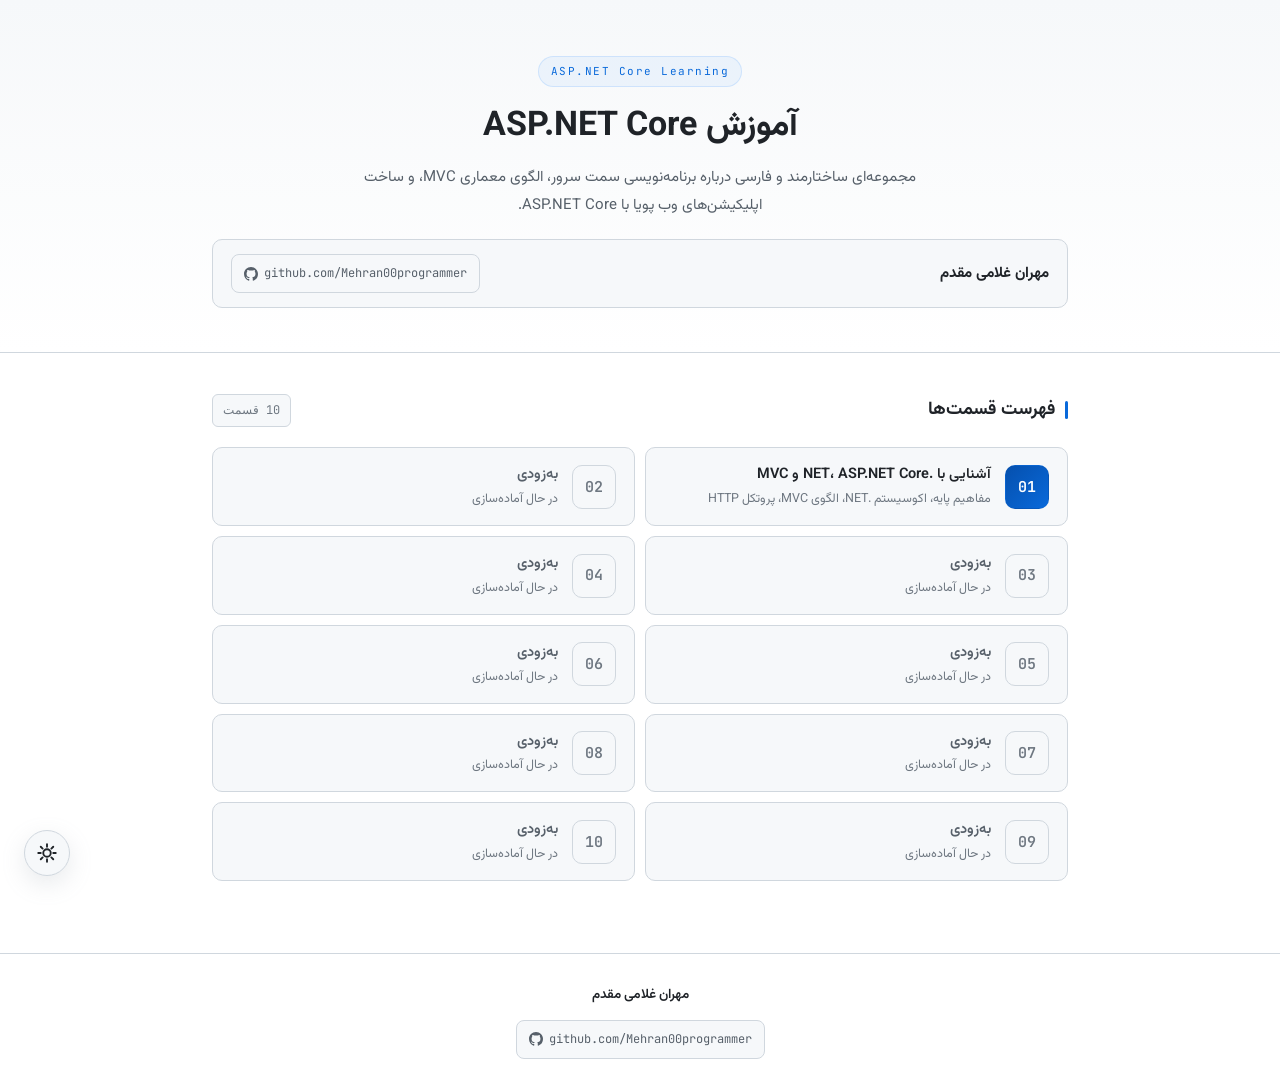
<file: index.html>
<!DOCTYPE html>
<html lang="fa" dir="rtl">
<head>
<meta charset="UTF-8">
<meta name="viewport" content="width=device-width, initial-scale=1.0, viewport-fit=cover">
<meta name="theme-color" content="#0d1117">
<meta name="description" content="آموزش ASP.NET Core — مجموعه آموزشی ۱۰ قسمتی درباره ASP.NET Core، MVC و برنامه‌نویسی سمت سرور. نوشته مهران غلامی مقدم.">
<meta name="author" content="مهران غلامی مقدم">
<meta name="keywords" content="ASP.NET Core, MVC, C#, برنامه‌نویسی وب, آموزش ASP.NET">
<meta property="og:title" content="آموزش ASP.NET Core">
<meta property="og:description" content="مجموعه آموزشی ۱۰ قسمتی درباره ASP.NET Core، MVC و برنامه‌نویسی سمت سرور">
<meta property="og:type" content="website">
<meta property="og:locale" content="fa_IR">
<meta property="og:url" content="https://mehran00programmer.github.io/ASP.NET-Core-Learning/">
<title>آموزش ASP.NET Core — فهرست مطالب</title>
<link rel="icon" href="mehran-favicon.ico" sizes="any">
<link rel="canonical" href="https://mehran00programmer.github.io/ASP.NET-Core-Learning/">
<link rel="stylesheet" href="assets/style.css">
</head>
<body>

<header class="hero">
  <div class="page">
    <div class="hero-badge">ASP.NET Core Learning</div>
    <h1 class="hero-title">آموزش ASP.NET Core</h1>
    <p class="hero-desc">
      مجموعه‌ای ساختارمند و فارسی درباره برنامه‌نویسی سمت سرور، الگوی معماری MVC،
      و ساخت اپلیکیشن‌های وب پویا با ASP.NET Core.
    </p>

    <div class="author-card">
      <div class="author-name">مهران غلامی مقدم</div>
      <a class="author-link" href="https://github.com/Mehran00programmer" target="_blank" rel="noopener noreferrer" aria-label="گیت‌هاب مهران غلامی مقدم">
        <svg viewBox="0 0 16 16" fill="currentColor" aria-hidden="true">
          <path d="M8 0C3.58 0 0 3.58 0 8c0 3.54 2.29 6.53 5.47 7.59.4.07.55-.17.55-.38 0-.19-.01-.82-.01-1.49-2.01.37-2.53-.49-2.69-.94-.09-.23-.48-.94-.82-1.13-.28-.15-.68-.52-.01-.53.63-.01 1.08.58 1.23.82.72 1.21 1.87.87 2.33.66.07-.52.28-.87.51-1.07-1.78-.2-3.64-.89-3.64-3.95 0-.87.31-1.59.82-2.15-.08-.2-.36-1.02.08-2.12 0 0 .67-.21 2.2.82.64-.18 1.32-.27 2-.27.68 0 1.36.09 2 .27 1.53-1.04 2.2-.82 2.2-.82.44 1.1.16 1.92.08 2.12.51.56.82 1.27.82 2.15 0 3.07-1.87 3.75-3.65 3.95.29.25.54.73.54 1.48 0 1.07-.01 1.93-.01 2.2 0 .21.15.46.55.38A8.012 8.012 0 0 0 16 8c0-4.42-3.58-8-8-8z"/>
        </svg>
        github.com/Mehran00programmer
      </a>
    </div>
  </div>
</header>

<div class="page">

  <section class="parts-list">
    <div class="parts-list-header">
      <h2 class="parts-list-title">فهرست قسمت‌ها</h2>
      <span class="parts-list-count">10 قسمت</span>
    </div>

    <div class="parts-grid">

      <a class="part-card ready fade-in" href="part-01.html">
        <div class="part-card-num">01</div>
        <div class="part-card-body">
          <div class="part-card-title">آشنایی با .NET، ASP.NET Core و MVC</div>
          <div class="part-card-desc">مفاهیم پایه، اکوسیستم .NET، الگوی MVC، پروتکل HTTP</div>
        </div>
      </a>

      <div class="part-card locked fade-in">
        <div class="part-card-num">02</div>
        <div class="part-card-body">
          <div class="part-card-title">به‌زودی</div>
          <div class="part-card-desc">در حال آماده‌سازی</div>
        </div>
      </div>

      <div class="part-card locked fade-in">
        <div class="part-card-num">03</div>
        <div class="part-card-body">
          <div class="part-card-title">به‌زودی</div>
          <div class="part-card-desc">در حال آماده‌سازی</div>
        </div>
      </div>

      <div class="part-card locked fade-in">
        <div class="part-card-num">04</div>
        <div class="part-card-body">
          <div class="part-card-title">به‌زودی</div>
          <div class="part-card-desc">در حال آماده‌سازی</div>
        </div>
      </div>

      <div class="part-card locked fade-in">
        <div class="part-card-num">05</div>
        <div class="part-card-body">
          <div class="part-card-title">به‌زودی</div>
          <div class="part-card-desc">در حال آماده‌سازی</div>
        </div>
      </div>

      <div class="part-card locked fade-in">
        <div class="part-card-num">06</div>
        <div class="part-card-body">
          <div class="part-card-title">به‌زودی</div>
          <div class="part-card-desc">در حال آماده‌سازی</div>
        </div>
      </div>

      <div class="part-card locked fade-in">
        <div class="part-card-num">07</div>
        <div class="part-card-body">
          <div class="part-card-title">به‌زودی</div>
          <div class="part-card-desc">در حال آماده‌سازی</div>
        </div>
      </div>

      <div class="part-card locked fade-in">
        <div class="part-card-num">08</div>
        <div class="part-card-body">
          <div class="part-card-title">به‌زودی</div>
          <div class="part-card-desc">در حال آماده‌سازی</div>
        </div>
      </div>

      <div class="part-card locked fade-in">
        <div class="part-card-num">09</div>
        <div class="part-card-body">
          <div class="part-card-title">به‌زودی</div>
          <div class="part-card-desc">در حال آماده‌سازی</div>
        </div>
      </div>

      <div class="part-card locked fade-in">
        <div class="part-card-num">10</div>
        <div class="part-card-body">
          <div class="part-card-title">به‌زودی</div>
          <div class="part-card-desc">در حال آماده‌سازی</div>
        </div>
      </div>

    </div>
  </section>
</div>

<footer class="doc-footer">
  <div class="footer-name">مهران غلامی مقدم</div>
  <a class="author-link" href="https://github.com/Mehran00programmer" target="_blank" rel="noopener noreferrer" aria-label="گیت‌هاب مهران غلامی مقدم">
    <svg viewBox="0 0 16 16" fill="currentColor" aria-hidden="true">
      <path d="M8 0C3.58 0 0 3.58 0 8c0 3.54 2.29 6.53 5.47 7.59.4.07.55-.17.55-.38 0-.19-.01-.82-.01-1.49-2.01.37-2.53-.49-2.69-.94-.09-.23-.48-.94-.82-1.13-.28-.15-.68-.52-.01-.53.63-.01 1.08.58 1.23.82.72 1.21 1.87.87 2.33.66.07-.52.28-.87.51-1.07-1.78-.2-3.64-.89-3.64-3.95 0-.87.31-1.59.82-2.15-.08-.2-.36-1.02.08-2.12 0 0 .67-.21 2.2.82.64-.18 1.32-.27 2-.27.68 0 1.36.09 2 .27 1.53-1.04 2.2-.82 2.2-.82.44 1.1.16 1.92.08 2.12.51.56.82 1.27.82 2.15 0 3.07-1.87 3.75-3.65 3.95.29.25.54.73.54 1.48 0 1.07-.01 1.93-.01 2.2 0 .21.15.46.55.38A8.012 8.012 0 0 0 16 8c0-4.42-3.58-8-8-8z"/>
    </svg>
    github.com/Mehran00programmer
  </a>
</footer>

<button class="back-to-top" type="button" aria-label="بازگشت به بالا">
  <svg viewBox="0 0 16 16" fill="none" stroke="currentColor" stroke-width="2" stroke-linecap="round" stroke-linejoin="round">
    <path d="M8 13V3"/>
    <polyline points="3 8 8 3 13 8"/>
  </svg>
</button>

<button class="theme-toggle" type="button" aria-label="تغییر تم">
  <svg class="icon-moon" viewBox="0 0 16 16" fill="none" stroke="currentColor" stroke-width="1.5" stroke-linecap="round" stroke-linejoin="round">
    <path d="M14 9.5A6 6 0 0 1 6.5 2 6 6 0 1 0 14 9.5z"/>
  </svg>
  <svg class="icon-sun" viewBox="0 0 16 16" fill="none" stroke="currentColor" stroke-width="1.5" stroke-linecap="round" stroke-linejoin="round">
    <circle cx="8" cy="8" r="3"/>
    <path d="M8 1v2M8 13v2M1 8h2M13 8h2M3 3l1.5 1.5M11.5 11.5L13 13M13 3l-1.5 1.5M4.5 11.5L3 13"/>
  </svg>
</button>

<script src="assets/app.js"></script>

</body>
</html>
</file>
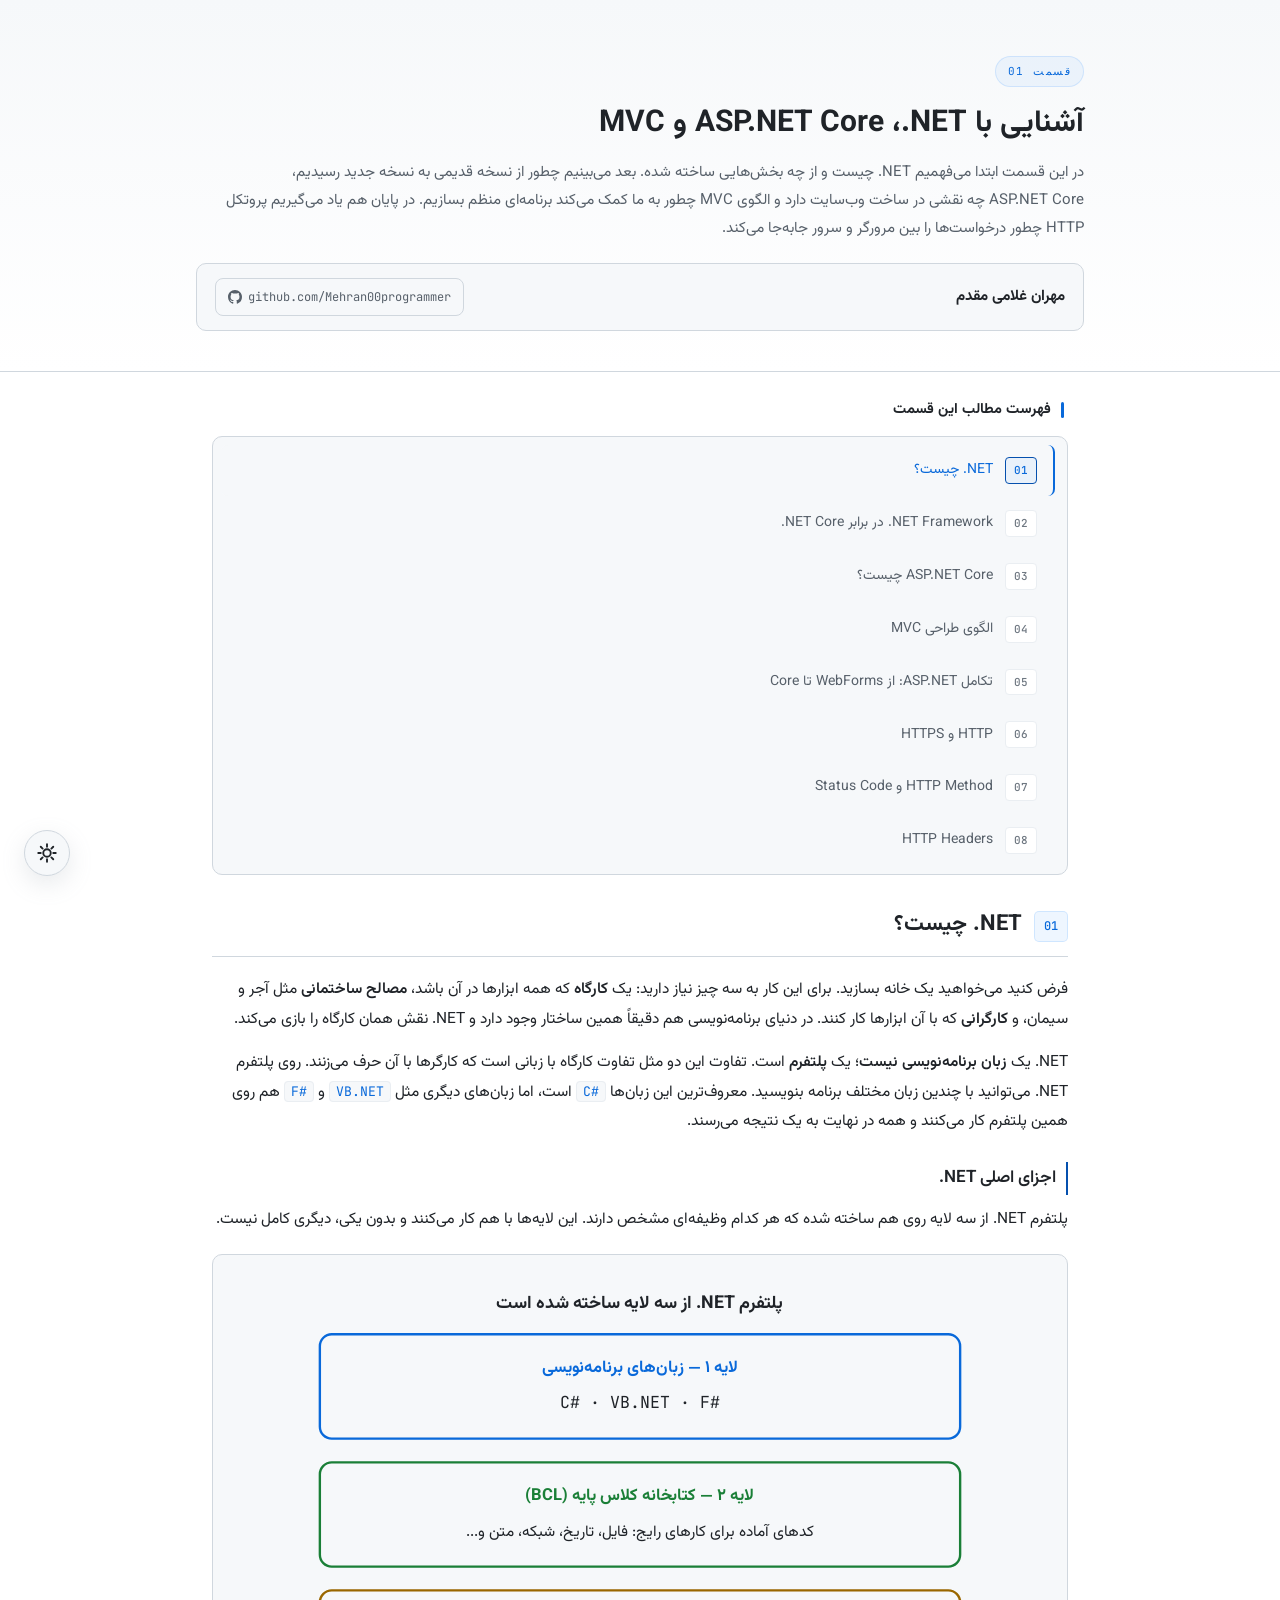
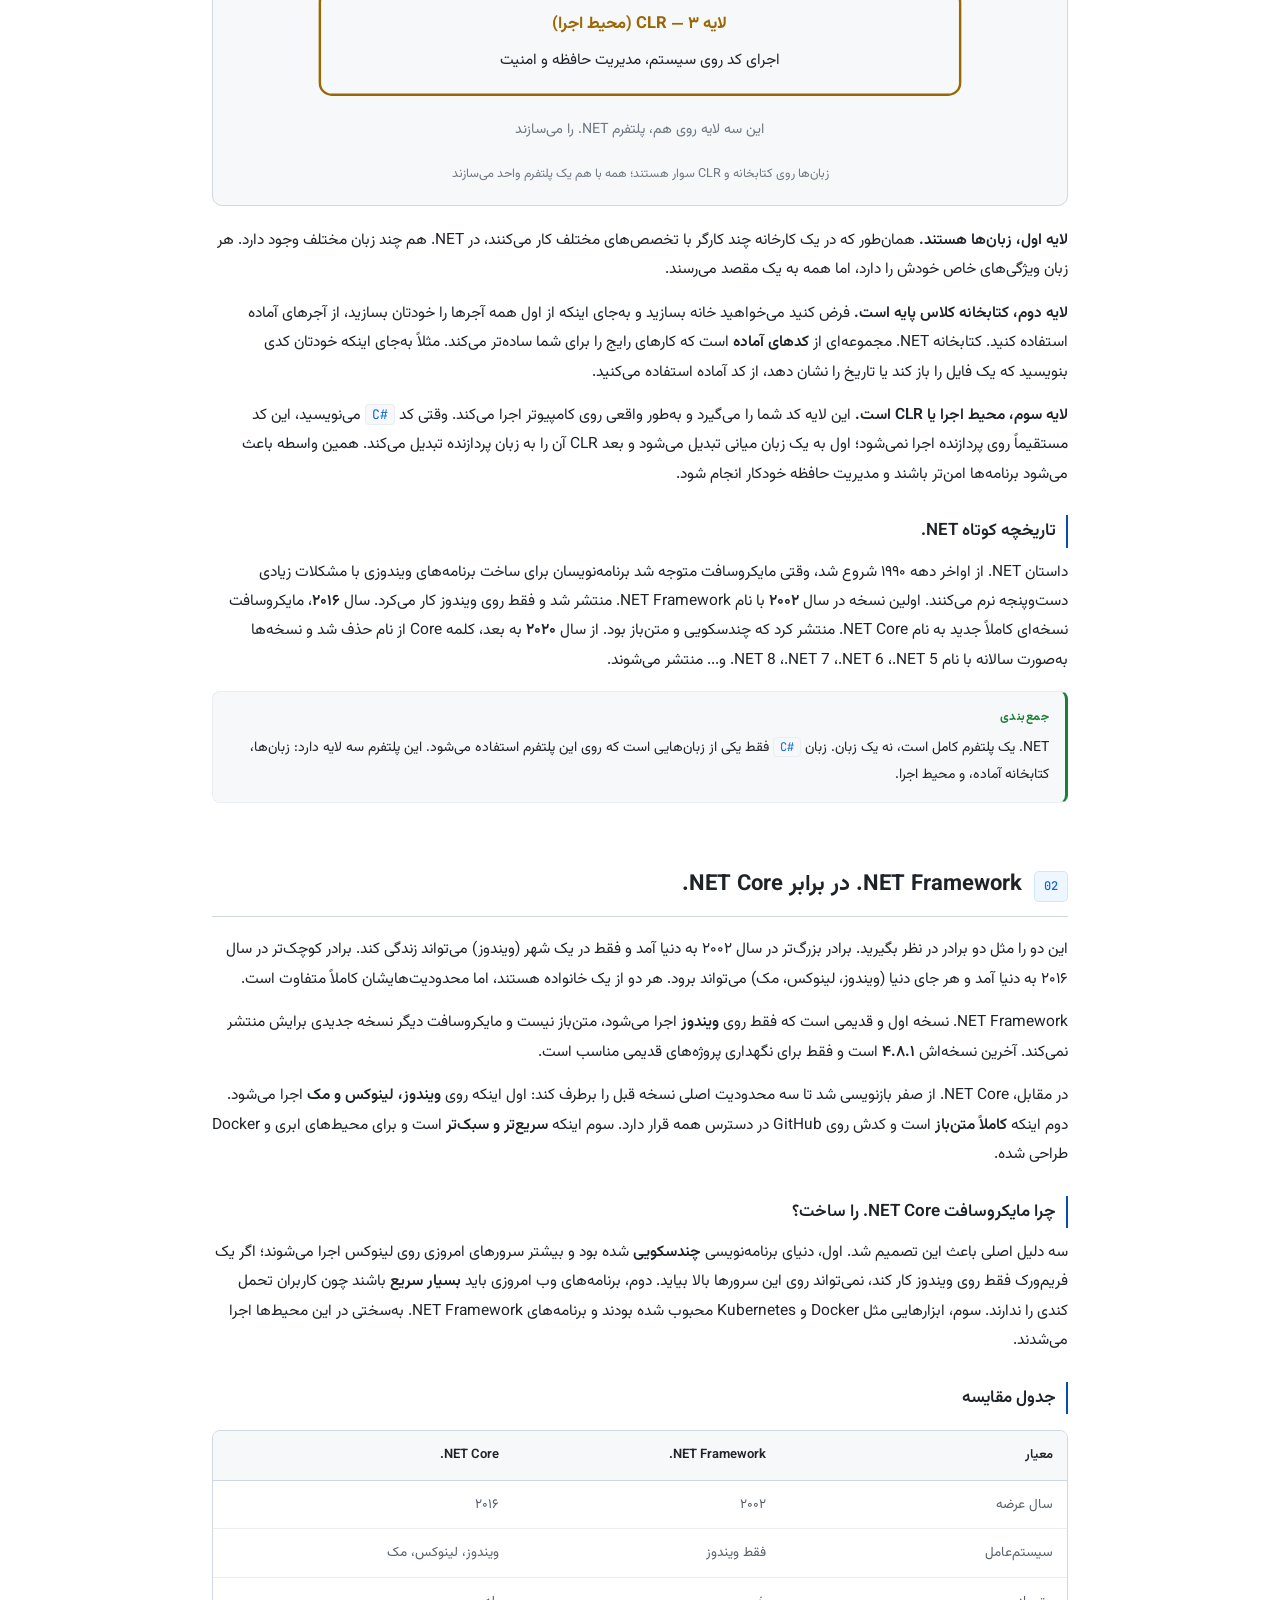
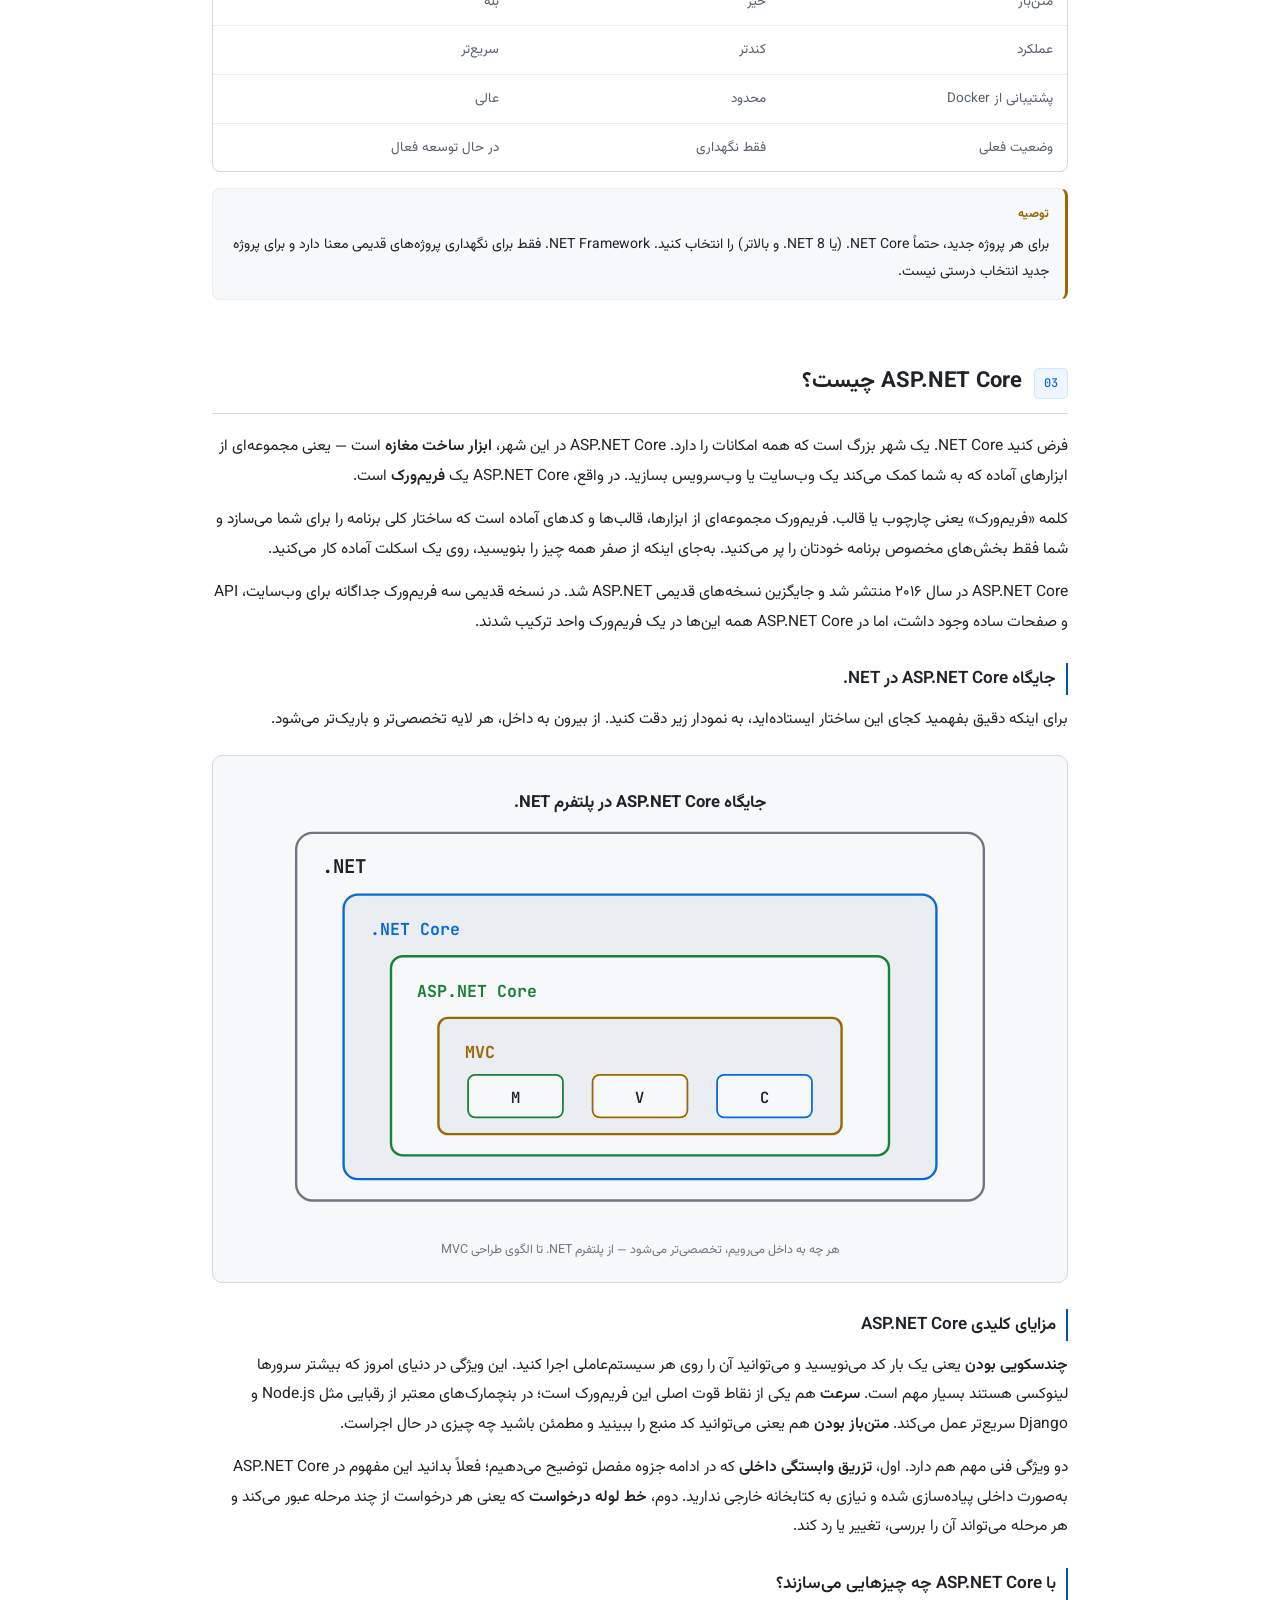
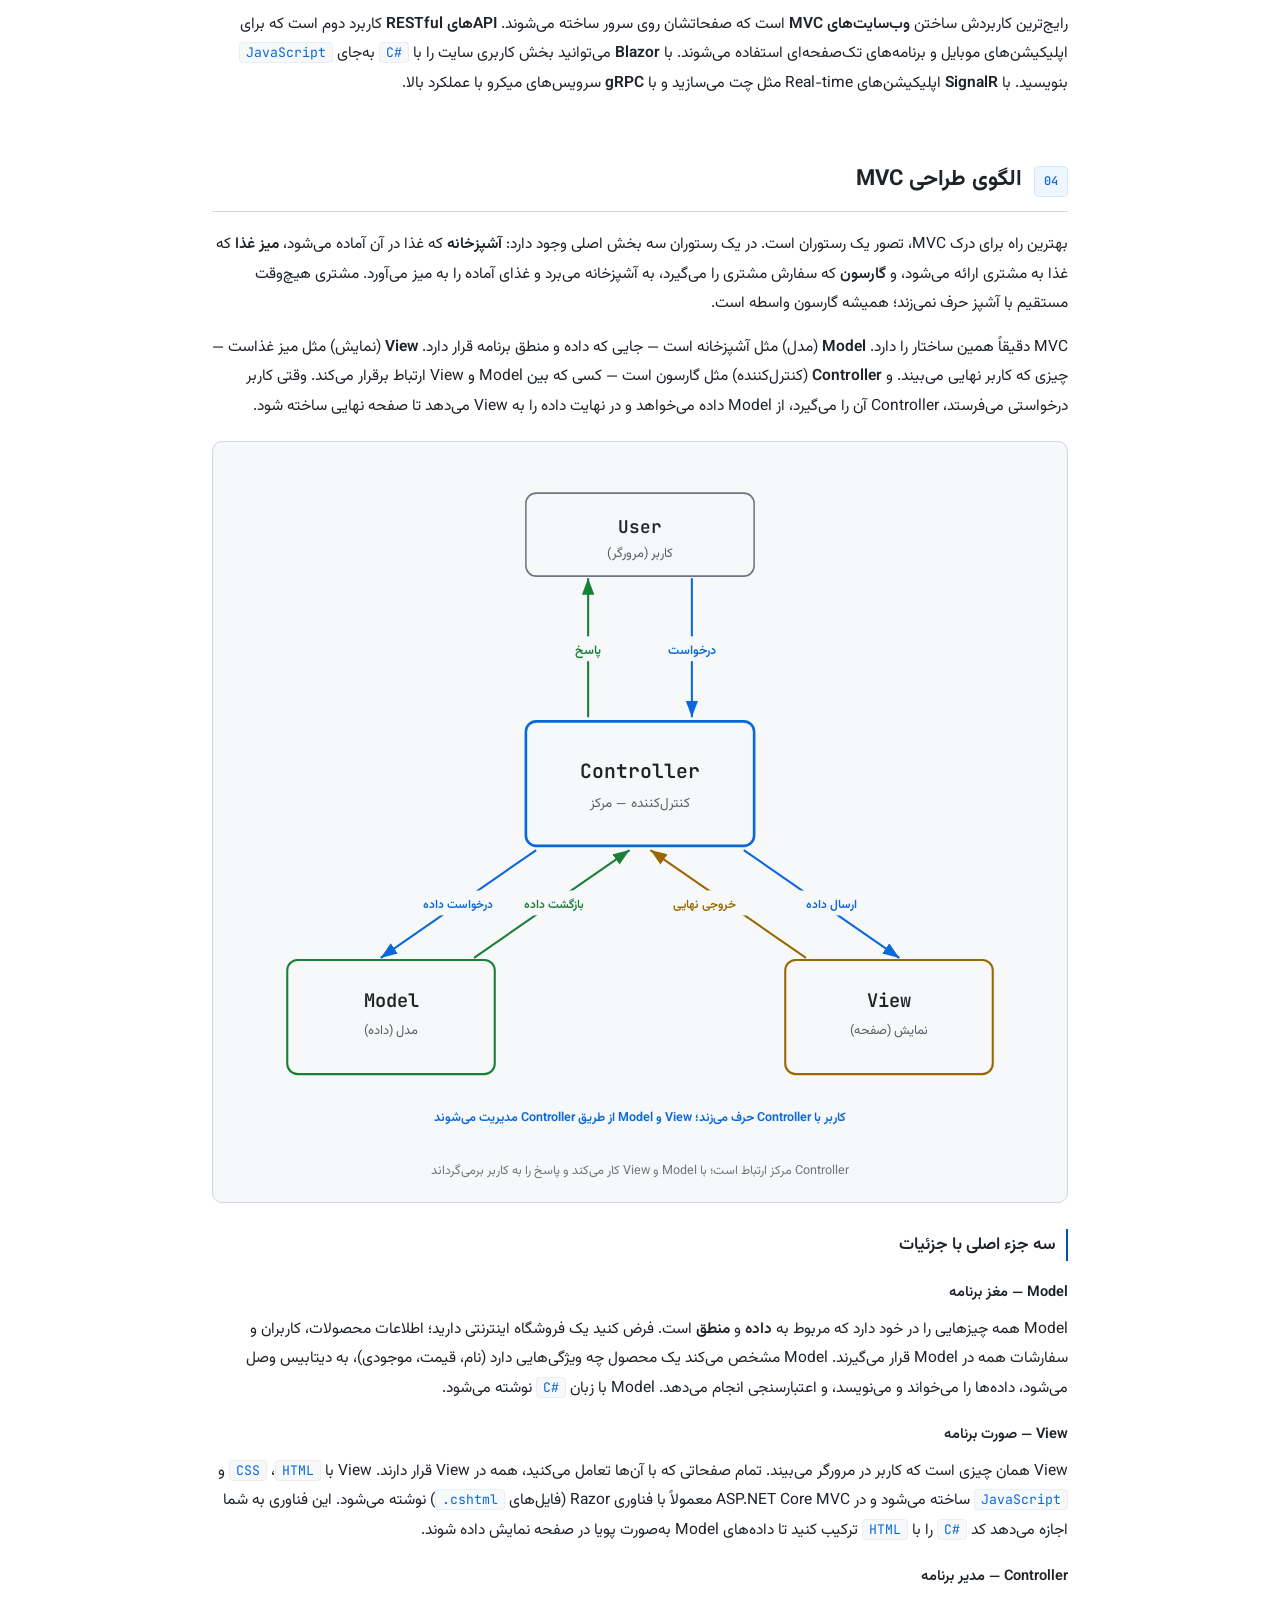
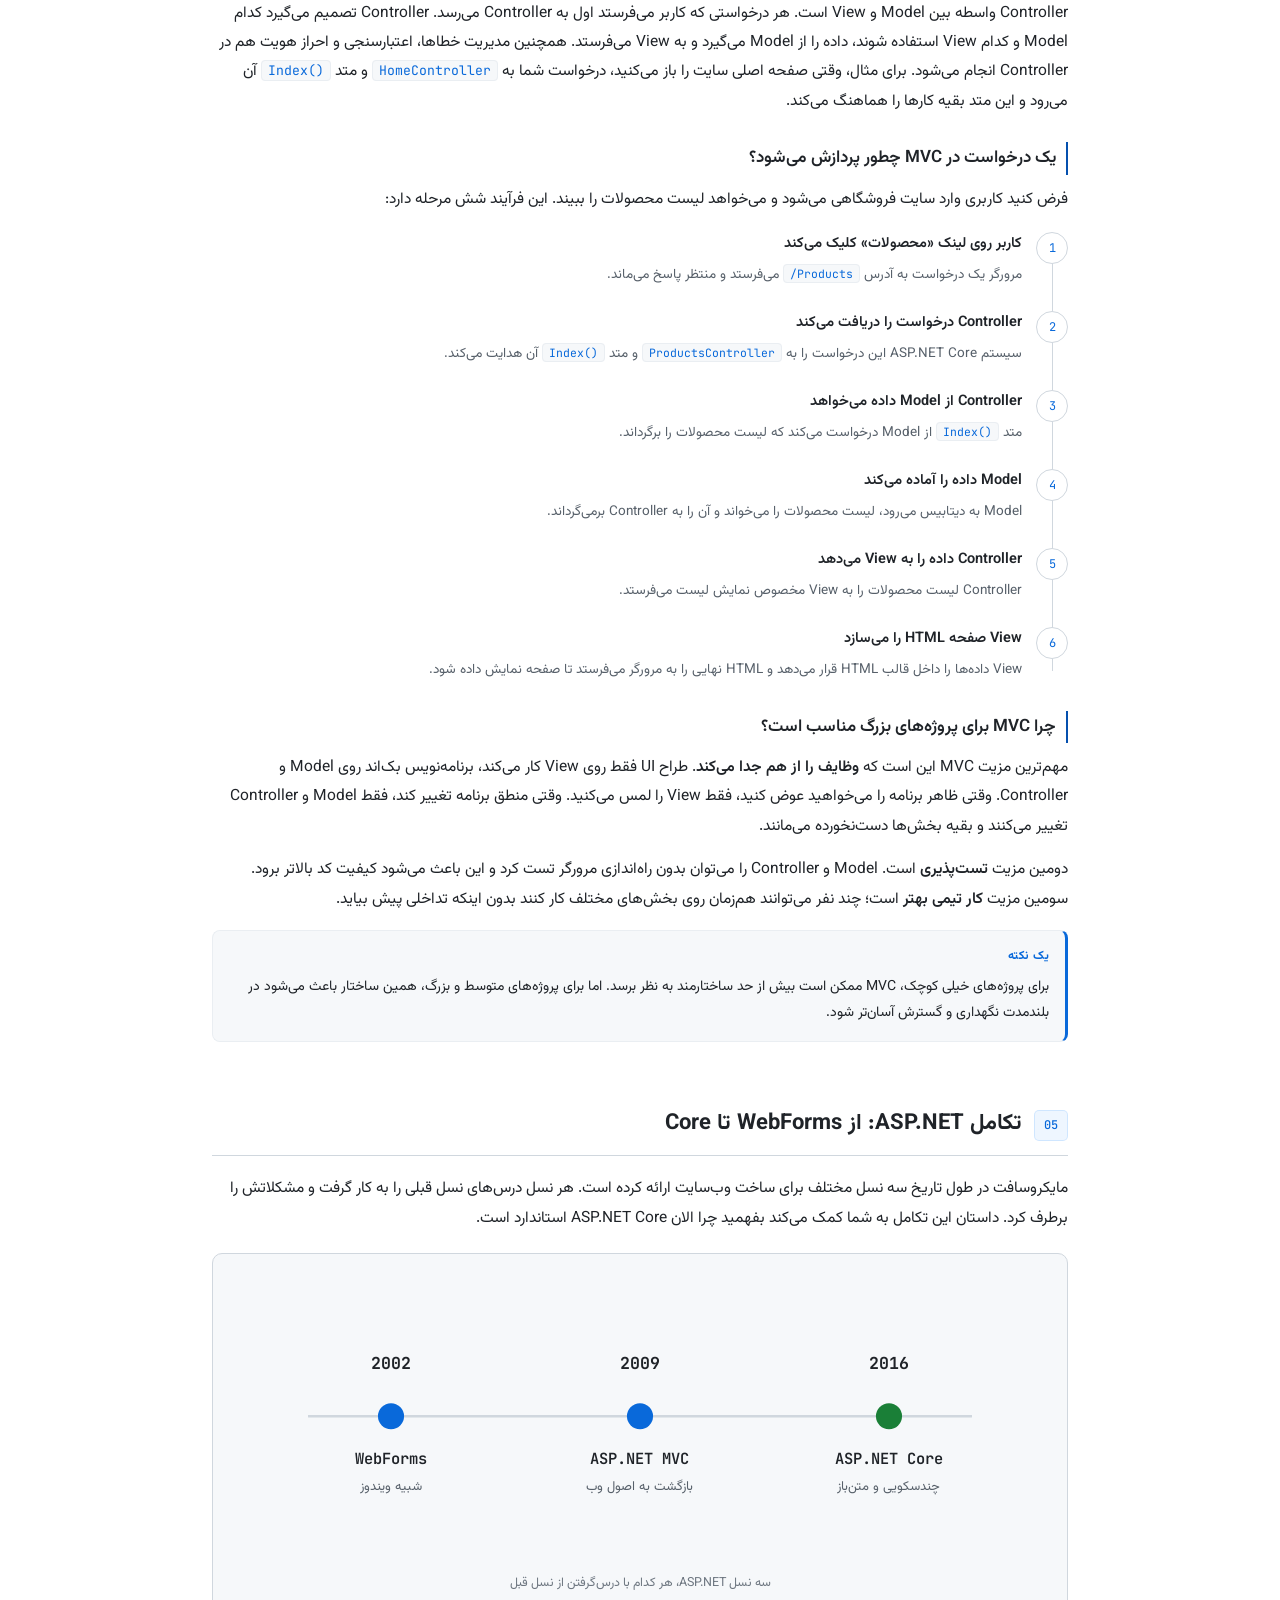
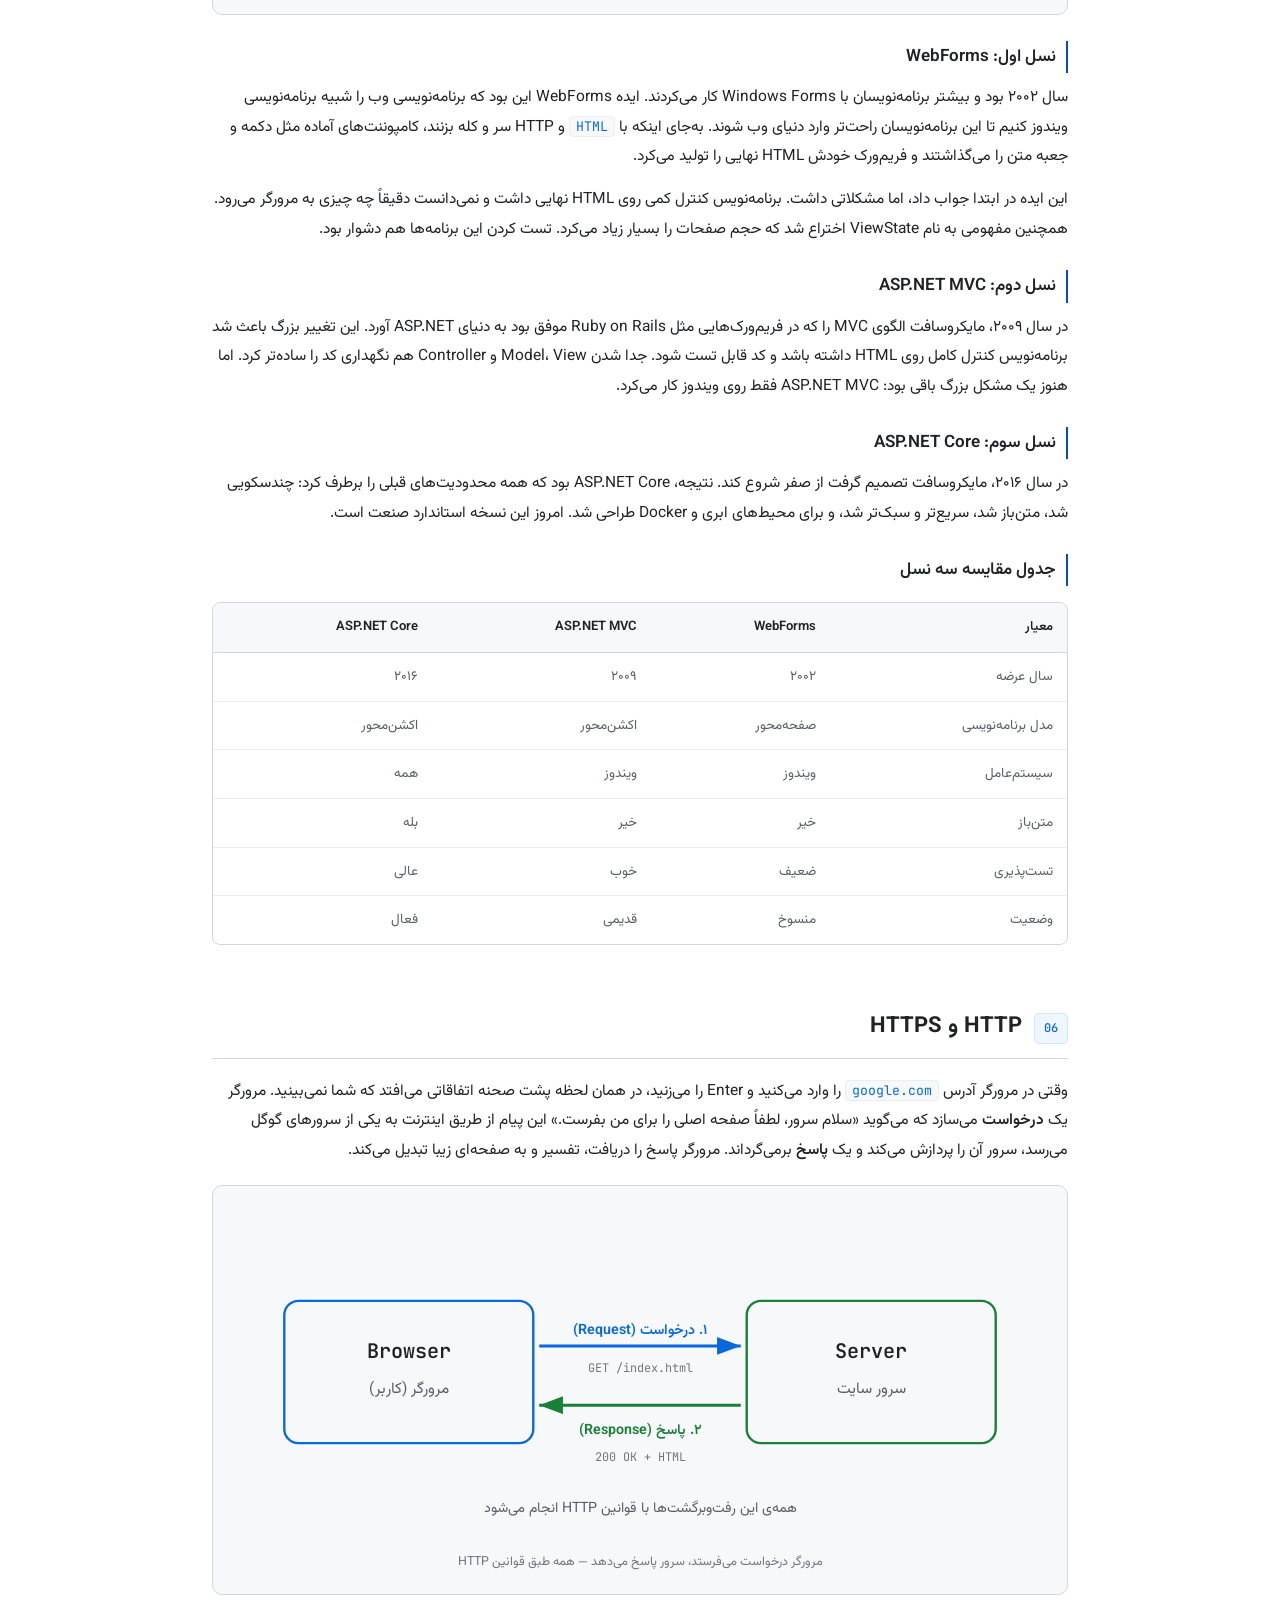
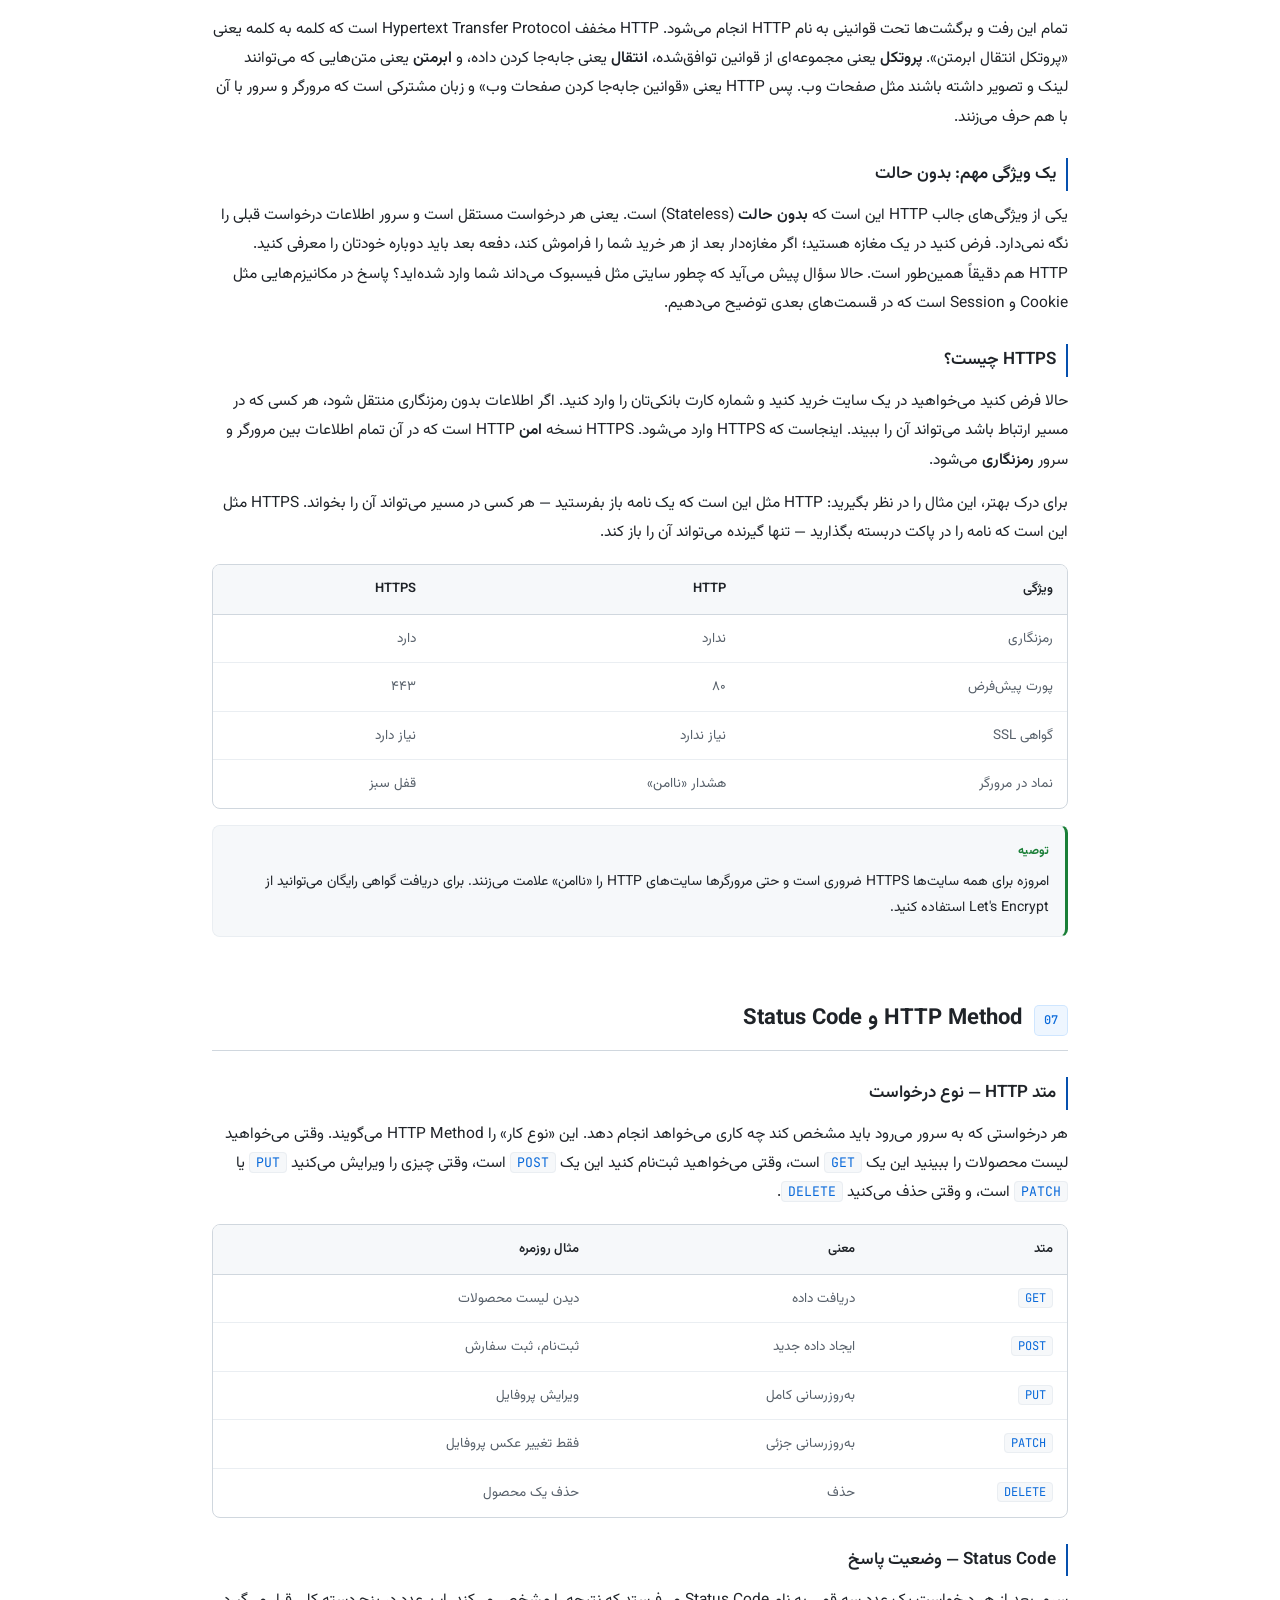
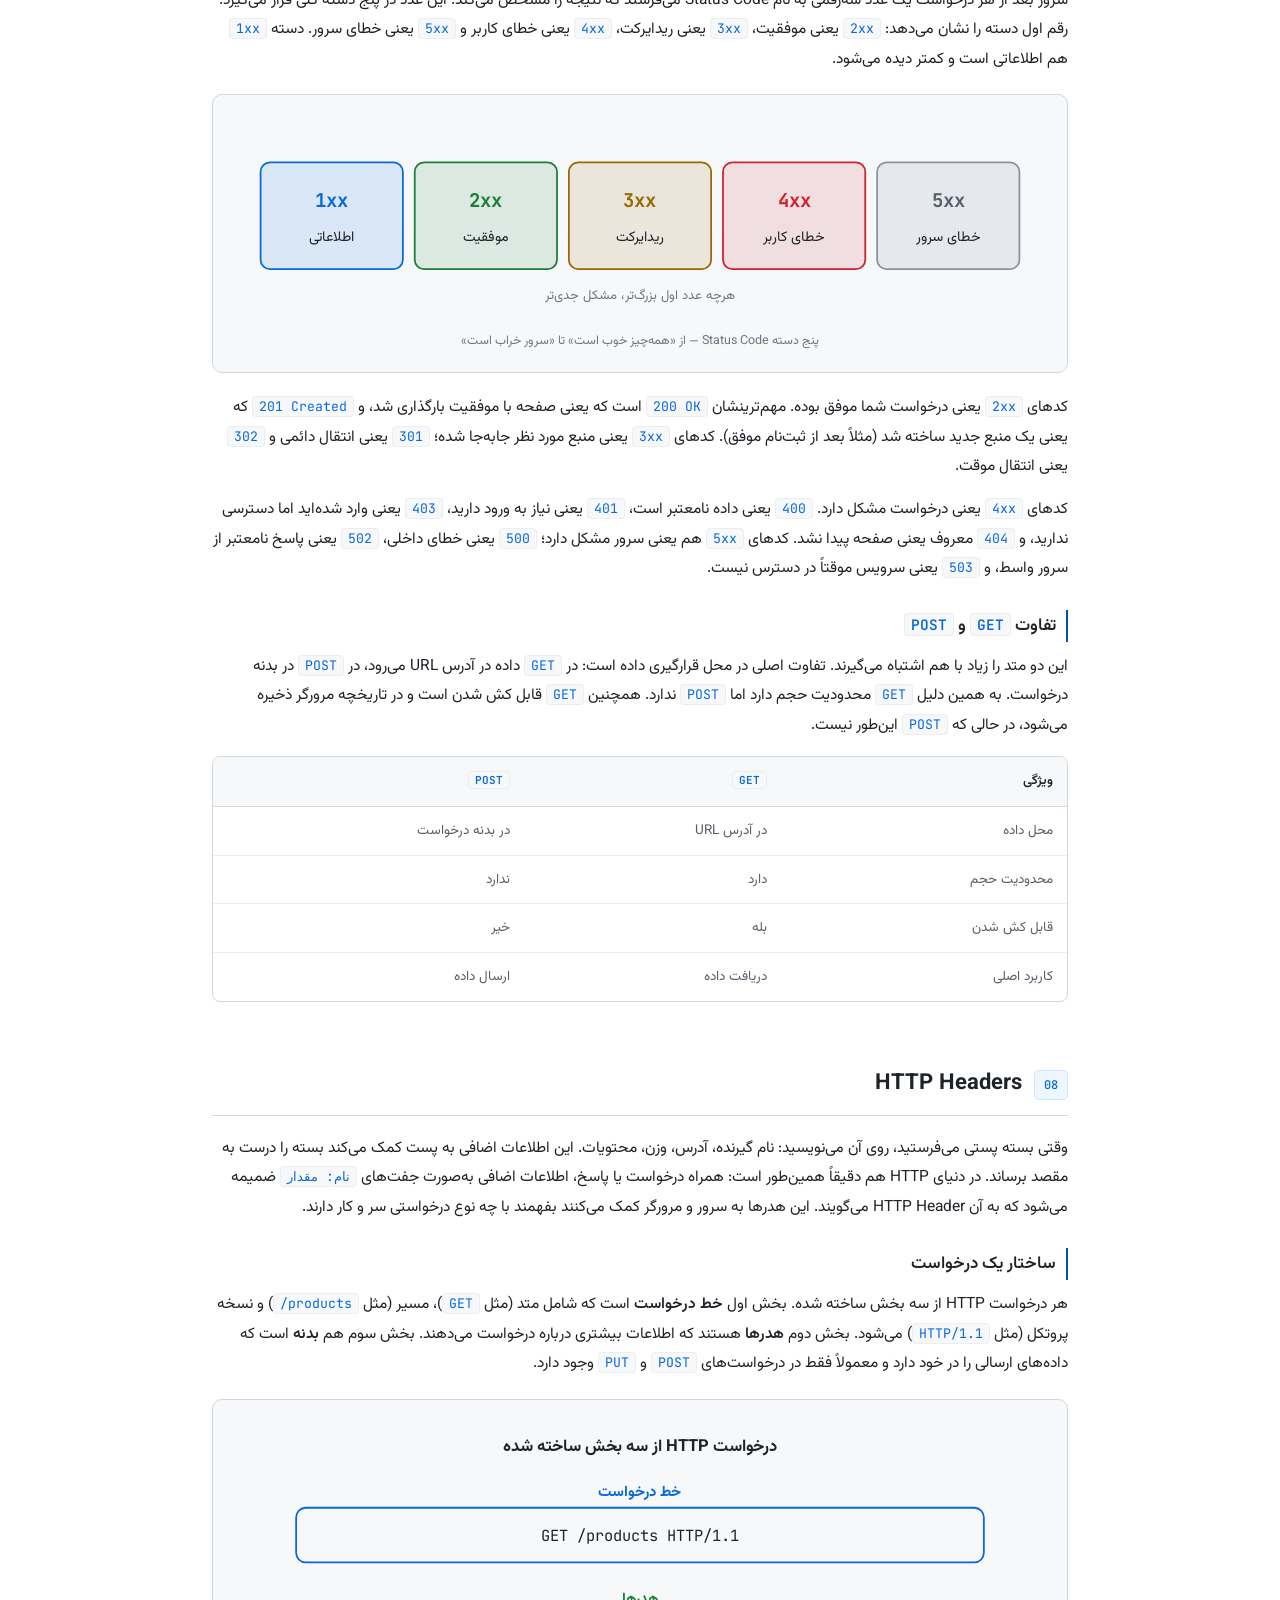
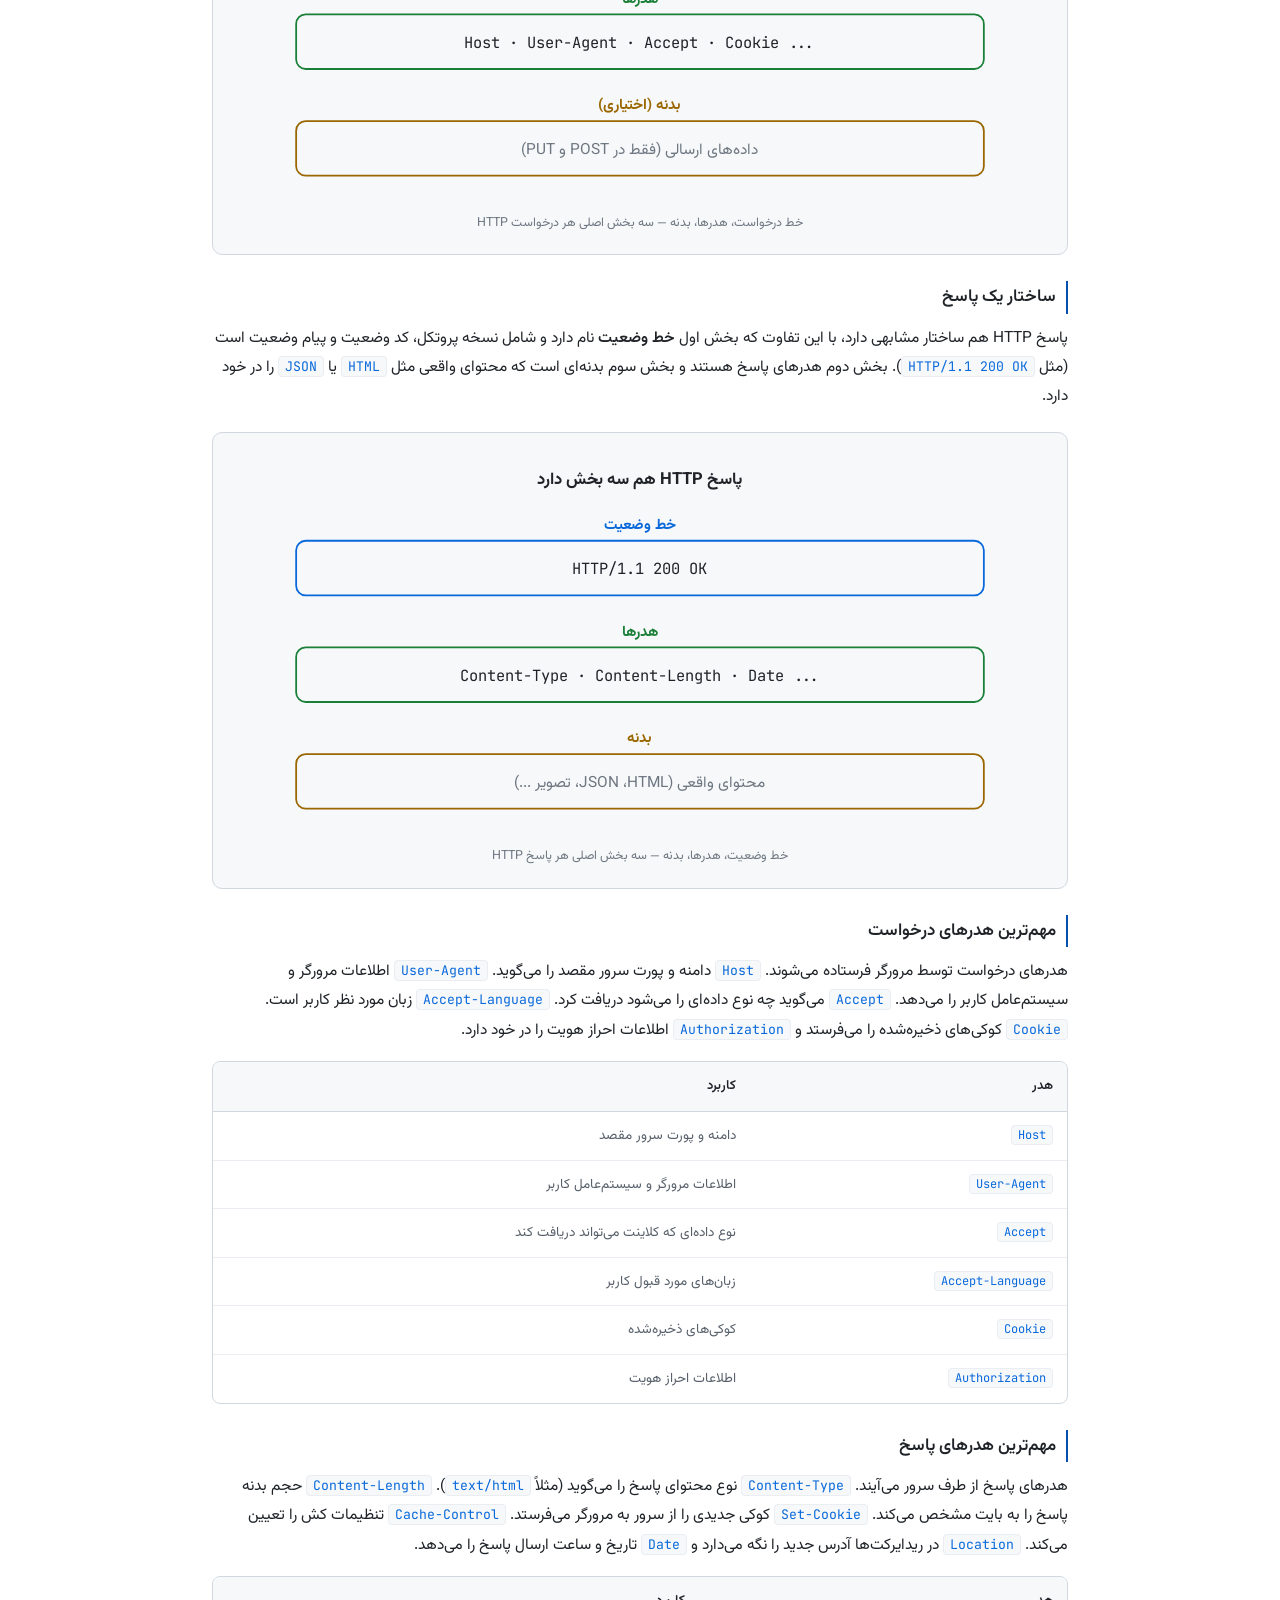
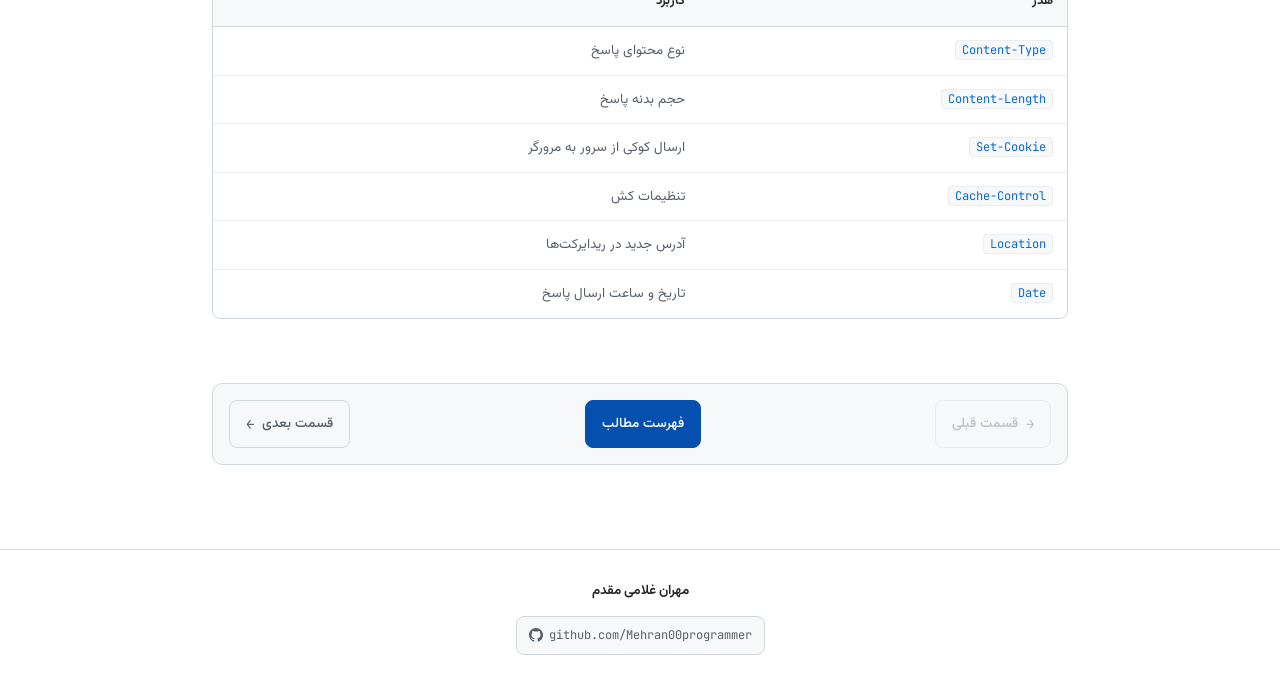
<file: part-01.html>
<!DOCTYPE html>
<html lang="fa" dir="rtl">
<head>
<meta charset="UTF-8">
<meta name="viewport" content="width=device-width, initial-scale=1.0, viewport-fit=cover">
<meta name="theme-color" content="#0d1117">
<meta name="description" content="قسمت اول آموزش ASP.NET Core — آشنایی کامل و ساده با مفاهیم پایه، الگوی MVC و پروتکل HTTP">
<meta name="author" content="مهران غلامی مقدم">
<title>قسمت 01 — آشنایی با ASP.NET Core و MVC</title>
<link rel="icon" href="mehran-favicon.ico" sizes="any">
<link rel="canonical" href="https://mehran00programmer.github.io/ASP.NET-Core-Learning/part-01.html">
<link rel="stylesheet" href="assets/style.css">
</head>
<body>

<div class="reading-progress">
  <div class="reading-progress-bar"></div>
</div>

<header class="doc-header">
  <div class="page">
    <div class="hero-badge">قسمت 01</div>
    <h1 class="doc-title">آشنایی با <bdi>.NET</bdi>، <bdi>ASP.NET Core</bdi> و <bdi>MVC</bdi></h1>
    <p class="doc-subtitle">
      در این قسمت ابتدا می‌فهمیم <bdi>.NET</bdi> چیست و از چه بخش‌هایی
      ساخته شده. بعد می‌بینیم چطور از نسخه قدیمی به نسخه جدید رسیدیم،
      <bdi>ASP.NET Core</bdi> چه نقشی در ساخت وب‌سایت دارد و الگوی
      <bdi>MVC</bdi> چطور به ما کمک می‌کند برنامه‌ای منظم بسازیم. در پایان
      هم یاد می‌گیریم پروتکل <bdi>HTTP</bdi> چطور درخواست‌ها را بین مرورگر
      و سرور جابه‌جا می‌کند.
    </p>

    <div class="author-card">
      <div class="author-name">مهران غلامی مقدم</div>
      <a class="author-link" href="https://github.com/Mehran00programmer" target="_blank" rel="noopener noreferrer" aria-label="گیت‌هاب مهران غلامی مقدم">
        <svg viewBox="0 0 16 16" fill="currentColor" aria-hidden="true">
          <path d="M8 0C3.58 0 0 3.58 0 8c0 3.54 2.29 6.53 5.47 7.59.4.07.55-.17.55-.38 0-.19-.01-.82-.01-1.49-2.01.37-2.53-.49-2.69-.94-.09-.23-.48-.94-.82-1.13-.28-.15-.68-.52-.01-.53.63-.01 1.08.58 1.23.82.72 1.21 1.87.87 2.33.66.07-.52.28-.87.51-1.07-1.78-.2-3.64-.89-3.64-3.95 0-.87.31-1.59.82-2.15-.08-.2-.36-1.02.08-2.12 0 0 .67-.21 2.2.82.64-.18 1.32-.27 2-.27.68 0 1.36.09 2 .27 1.53-1.04 2.2-.82 2.2-.82.44 1.1.16 1.92.08 2.12.51.56.82 1.27.82 2.15 0 3.07-1.87 3.75-3.65 3.95.29.25.54.73.54 1.48 0 1.07-.01 1.93-.01 2.2 0 .21.15.46.55.38A8.012 8.012 0 0 0 16 8c0-4.42-3.58-8-8-8z"/>
        </svg>
        github.com/Mehran00programmer
      </a>
    </div>
  </div>
</header>

<div class="page">

  <aside class="toc-wrap fade-in">
    <div class="toc-header">فهرست مطالب این قسمت</div>
    <ul class="toc-list">
      <li><a class="toc-link" href="#s1"><span class="num">01</span><span>‎.NET‎ چیست؟</span></a></li>
      <li><a class="toc-link" href="#s2"><span class="num">02</span><span>‎.NET Framework‎ در برابر ‎.NET Core‎</span></a></li>
      <li><a class="toc-link" href="#s3"><span class="num">03</span><span>‎ASP.NET Core‎ چیست؟</span></a></li>
      <li><a class="toc-link" href="#s4"><span class="num">04</span><span>الگوی طراحی ‎MVC‎</span></a></li>
      <li><a class="toc-link" href="#s5"><span class="num">05</span><span>تکامل ‎ASP.NET‎: از ‎WebForms‎ تا ‎Core‎</span></a></li>
      <li><a class="toc-link" href="#s6"><span class="num">06</span><span>‎HTTP‎ و ‎HTTPS‎</span></a></li>
      <li><a class="toc-link" href="#s7"><span class="num">07</span><span>‎HTTP Method‎ و ‎Status Code‎</span></a></li>
      <li><a class="toc-link" href="#s8"><span class="num">08</span><span>‎HTTP Headers‎</span></a></li>
    </ul>
  </aside>

  <main>

    <section class="section fade-in" id="s1">
      <div class="section-head">
        <span class="section-num">01</span>
        <h2 class="section-title"><bdi>.NET</bdi> چیست؟</h2>
      </div>

      <p>
        فرض کنید می‌خواهید یک خانه بسازید. برای این کار به سه چیز نیاز
        دارید: یک <strong>کارگاه</strong> که همه ابزارها در آن باشد،
        <strong>مصالح ساختمانی</strong> مثل آجر و سیمان، و
        <strong>کارگرانی</strong> که با آن ابزارها کار کنند. در دنیای
        برنامه‌نویسی هم دقیقاً همین ساختار وجود دارد و <bdi>.NET</bdi>
        نقش همان کارگاه را بازی می‌کند.
      </p>

      <p>
        <bdi>.NET</bdi> یک <strong>زبان برنامه‌نویسی نیست</strong>؛ یک
        <strong>پلتفرم</strong> است. تفاوت این دو مثل تفاوت کارگاه با
        زبانی است که کارگرها با آن حرف می‌زنند. روی پلتفرم <bdi>.NET</bdi>
        می‌توانید با چندین زبان مختلف برنامه بنویسید. معروف‌ترین این
        زبان‌ها <code>C#</code> است، اما زبان‌های دیگری مثل
        <code>VB.NET</code> و <code>F#</code> هم روی همین پلتفرم کار
        می‌کنند و همه در نهایت به یک نتیجه می‌رسند.
      </p>

      <h3>اجزای اصلی <bdi>.NET</bdi></h3>
      <p>
        پلتفرم <bdi>.NET</bdi> از سه لایه روی هم ساخته شده که هر کدام
        وظیفه‌ای مشخص دارند. این لایه‌ها با هم کار می‌کنند و بدون یکی،
        دیگری کامل نیست.
      </p>

      <div class="diagram">
        <svg viewBox="0 0 700 400" xmlns="http://www.w3.org/2000/svg" role="img" aria-label="اجزای پلتفرم دات‌نت">
          <text x="350" y="28" text-anchor="middle" fill="#e6edf3" font-family="Vazirmatn, sans-serif" font-size="15" font-weight="700">پلتفرم <tspan direction="ltr" unicode-bidi="isolate">.NET</tspan> از سه لایه ساخته شده است</text>

          <rect x="80" y="50" width="540" height="88" rx="10" fill="#161b22" stroke="#58a6ff" stroke-width="2"/>
          <text x="350" y="82" text-anchor="middle" fill="#58a6ff" font-family="Vazirmatn, sans-serif" font-size="14" font-weight="700">لایه ۱ — زبان‌های برنامه‌نویسی</text>
          <text x="350" y="112" text-anchor="middle" fill="#e6edf3" font-family="JetBrains Mono, monospace" font-size="14" direction="ltr">C#    ·    VB.NET    ·    F#</text>

          <rect x="80" y="158" width="540" height="88" rx="10" fill="#161b22" stroke="#3fb950" stroke-width="2"/>
          <text x="350" y="190" text-anchor="middle" fill="#3fb950" font-family="Vazirmatn, sans-serif" font-size="14" font-weight="700">لایه ۲ — کتابخانه کلاس پایه (BCL)</text>
          <text x="350" y="220" text-anchor="middle" fill="#e6edf3" font-family="Vazirmatn, sans-serif" font-size="13">کدهای آماده برای کارهای رایج: فایل، تاریخ، شبکه، متن و...</text>

          <rect x="80" y="266" width="540" height="88" rx="10" fill="#161b22" stroke="#d29922" stroke-width="2"/>
          <text x="350" y="298" text-anchor="middle" fill="#d29922" font-family="Vazirmatn, sans-serif" font-size="14" font-weight="700">لایه ۳ — CLR (محیط اجرا)</text>
          <text x="350" y="328" text-anchor="middle" fill="#e6edf3" font-family="Vazirmatn, sans-serif" font-size="13">اجرای کد روی سیستم، مدیریت حافظه و امنیت</text>

          <text x="350" y="386" text-anchor="middle" fill="#6e7681" font-family="Vazirmatn, sans-serif" font-size="12">این سه لایه روی هم، پلتفرم <tspan direction="ltr" unicode-bidi="isolate">.NET</tspan> را می‌سازند</text>
        </svg>
        <div class="diagram-caption">
          زبان‌ها روی کتابخانه و CLR سوار هستند؛ همه با هم یک پلتفرم واحد می‌سازند
        </div>
      </div>

      <p>
        <strong>لایه اول، زبان‌ها هستند.</strong> همان‌طور که در یک کارخانه
        چند کارگر با تخصص‌های مختلف کار می‌کنند، در <bdi>.NET</bdi> هم چند
        زبان مختلف وجود دارد. هر زبان ویژگی‌های خاص خودش را دارد، اما همه
        به یک مقصد می‌رسند.
      </p>

      <p>
        <strong>لایه دوم، کتابخانه کلاس پایه است.</strong> فرض کنید می‌خواهید
        خانه بسازید و به‌جای اینکه از اول همه آجرها را خودتان بسازید، از
        آجرهای آماده استفاده کنید. کتابخانه <bdi>.NET</bdi> مجموعه‌ای از
        <strong>کدهای آماده</strong> است که کارهای رایج را برای شما ساده‌تر
        می‌کند. مثلاً به‌جای اینکه خودتان کدی بنویسید که یک فایل را باز کند
        یا تاریخ را نشان دهد، از کد آماده استفاده می‌کنید.
      </p>

      <p>
        <strong>لایه سوم، محیط اجرا یا CLR است.</strong> این لایه کد شما را
        می‌گیرد و به‌طور واقعی روی کامپیوتر اجرا می‌کند. وقتی کد
        <code>C#</code> می‌نویسید، این کد مستقیماً روی پردازنده اجرا
        نمی‌شود؛ اول به یک زبان میانی تبدیل می‌شود و بعد
        <bdi>CLR</bdi> آن را به زبان پردازنده تبدیل می‌کند. همین واسطه
        باعث می‌شود برنامه‌ها امن‌تر باشند و مدیریت حافظه خودکار انجام
        شود.
      </p>

      <h3>تاریخچه کوتاه <bdi>.NET</bdi></h3>
      <p>
        داستان <bdi>.NET</bdi> از اواخر دهه ۱۹۹۰ شروع شد، وقتی مایکروسافت
        متوجه شد برنامه‌نویسان برای ساخت برنامه‌های ویندوزی با مشکلات
        زیادی دست‌وپنجه نرم می‌کنند. اولین نسخه در سال
        <strong>۲۰۰۲</strong> با نام <bdi>.NET Framework</bdi> منتشر شد و
        فقط روی ویندوز کار می‌کرد. سال <strong>۲۰۱۶</strong>، مایکروسافت
        نسخه‌ای کاملاً جدید به نام <bdi>.NET Core</bdi> منتشر کرد که
        چندسکویی و متن‌باز بود. از سال <strong>۲۰۲۰</strong> به بعد، کلمه
        <bdi>Core</bdi> از نام حذف شد و نسخه‌ها به‌صورت سالانه با نام
        <bdi>.NET 5</bdi>، <bdi>.NET 6</bdi>، <bdi>.NET 7</bdi>،
        <bdi>.NET 8</bdi> و... منتشر می‌شوند.
      </p>

      <div class="callout key">
        <span class="callout-label">جمع‌بندی</span>
        <p>
          <bdi>.NET</bdi> یک پلتفرم کامل است، نه یک زبان. زبان
          <code>C#</code> فقط یکی از زبان‌هایی است که روی این پلتفرم
          استفاده می‌شود. این پلتفرم سه لایه دارد: زبان‌ها، کتابخانه
          آماده، و محیط اجرا.
        </p>
      </div>
    </section>

    <section class="section fade-in" id="s2">
      <div class="section-head">
        <span class="section-num">02</span>
        <h2 class="section-title"><bdi>.NET Framework</bdi> در برابر <bdi>.NET Core</bdi></h2>
      </div>

      <p>
        این دو را مثل دو برادر در نظر بگیرید. برادر بزرگ‌تر در سال ۲۰۰۲
        به دنیا آمد و فقط در یک شهر (ویندوز) می‌تواند زندگی کند. برادر
        کوچک‌تر در سال ۲۰۱۶ به دنیا آمد و هر جای دنیا (ویندوز، لینوکس، مک)
        می‌تواند برود. هر دو از یک خانواده هستند، اما محدودیت‌هایشان
        کاملاً متفاوت است.
      </p>

      <p>
        <bdi>.NET Framework</bdi> نسخه اول و قدیمی است که فقط روی
        <strong>ویندوز</strong> اجرا می‌شود، متن‌باز نیست و مایکروسافت
        دیگر نسخه جدیدی برایش منتشر نمی‌کند. آخرین نسخه‌اش
        <strong>۴.۸.۱</strong> است و فقط برای نگهداری پروژه‌های قدیمی
        مناسب است.
      </p>

      <p>
        در مقابل، <bdi>.NET Core</bdi> از صفر بازنویسی شد تا سه محدودیت
        اصلی نسخه قبل را برطرف کند: اول اینکه روی
        <strong>ویندوز، لینوکس و مک</strong> اجرا می‌شود. دوم اینکه
        <strong>کاملاً متن‌باز</strong> است و کدش روی <bdi>GitHub</bdi>
        در دسترس همه قرار دارد. سوم اینکه <strong>سریع‌تر و سبک‌تر</strong>
        است و برای محیط‌های ابری و <bdi>Docker</bdi> طراحی شده.
      </p>

      <h3>چرا مایکروسافت <bdi>.NET Core</bdi> را ساخت؟</h3>
      <p>
        سه دلیل اصلی باعث این تصمیم شد. اول، دنیای برنامه‌نویسی
        <strong>چندسکویی</strong> شده بود و بیشتر سرورهای امروزی روی
        لینوکس اجرا می‌شوند؛ اگر یک فریم‌ورک فقط روی ویندوز کار کند،
        نمی‌تواند روی این سرورها بالا بیاید. دوم، برنامه‌های وب امروزی
        باید <strong>بسیار سریع</strong> باشند چون کاربران تحمل کندی را
        ندارند. سوم، ابزارهایی مثل <bdi>Docker</bdi> و
        <bdi>Kubernetes</bdi> محبوب شده بودند و برنامه‌های
        <bdi>.NET Framework</bdi> به‌سختی در این محیط‌ها اجرا می‌شدند.
      </p>

      <h3>جدول مقایسه</h3>
      <div class="table-wrap">
        <table>
          <thead>
            <tr><th>معیار</th><th><bdi>.NET Framework</bdi></th><th><bdi>.NET Core</bdi></th></tr>
          </thead>
          <tbody>
            <tr><td>سال عرضه</td><td>۲۰۰۲</td><td>۲۰۱۶</td></tr>
            <tr><td>سیستم‌عامل</td><td>فقط ویندوز</td><td>ویندوز، لینوکس، مک</td></tr>
            <tr><td>متن‌باز</td><td>خیر</td><td>بله</td></tr>
            <tr><td>عملکرد</td><td>کندتر</td><td>سریع‌تر</td></tr>
            <tr><td>پشتیبانی از <bdi>Docker</bdi></td><td>محدود</td><td>عالی</td></tr>
            <tr><td>وضعیت فعلی</td><td>فقط نگهداری</td><td>در حال توسعه فعال</td></tr>
          </tbody>
        </table>
      </div>

      <div class="callout warn">
        <span class="callout-label">توصیه</span>
        <p>
          برای هر پروژه جدید، حتماً <bdi>.NET Core</bdi> (یا <bdi>.NET 8</bdi>
          و بالاتر) را انتخاب کنید. <bdi>.NET Framework</bdi> فقط برای
          نگهداری پروژه‌های قدیمی معنا دارد و برای پروژه جدید انتخاب
          درستی نیست.
        </p>
      </div>
    </section>

    <section class="section fade-in" id="s3">
      <div class="section-head">
        <span class="section-num">03</span>
        <h2 class="section-title"><bdi>ASP.NET Core</bdi> چیست؟</h2>
      </div>

      <p>
        فرض کنید <bdi>.NET Core</bdi> یک شهر بزرگ است که همه امکانات را
        دارد. <bdi>ASP.NET Core</bdi> در این شهر،
        <strong>ابزار ساخت مغازه</strong> است — یعنی مجموعه‌ای از
        ابزارهای آماده که به شما کمک می‌کند یک وب‌سایت یا وب‌سرویس
        بسازید. در واقع، <bdi>ASP.NET Core</bdi> یک
        <strong>فریم‌ورک</strong> است.
      </p>

      <p>
        کلمه «فریم‌ورک» یعنی چارچوب یا قالب. فریم‌ورک مجموعه‌ای از
        ابزارها، قالب‌ها و کدهای آماده است که ساختار کلی برنامه را برای
        شما می‌سازد و شما فقط بخش‌های مخصوص برنامه خودتان را پر می‌کنید.
        به‌جای اینکه از صفر همه چیز را بنویسید، روی یک اسکلت آماده کار
        می‌کنید.
      </p>

      <p>
        <bdi>ASP.NET Core</bdi> در سال ۲۰۱۶ منتشر شد و جایگزین نسخه‌های
        قدیمی <bdi>ASP.NET</bdi> شد. در نسخه قدیمی سه فریم‌ورک جداگانه
        برای وب‌سایت، API و صفحات ساده وجود داشت، اما در
        <bdi>ASP.NET Core</bdi> همه این‌ها در یک فریم‌ورک واحد ترکیب
        شدند.
      </p>

      <h3>جایگاه <bdi>ASP.NET Core</bdi> در <bdi>.NET</bdi></h3>
      <p>
        برای اینکه دقیق بفهمید کجای این ساختار ایستاده‌اید، به نمودار زیر
        دقت کنید. از بیرون به داخل، هر لایه تخصصی‌تر و باریک‌تر می‌شود.
      </p>

      <div class="diagram">
        <svg viewBox="0 0 700 380" xmlns="http://www.w3.org/2000/svg" role="img" aria-label="جایگاه ASP.NET Core در پلتفرم دات‌نت">
          <text x="350" y="26" text-anchor="middle" fill="#e6edf3" font-family="Vazirmatn, sans-serif" font-size="14" font-weight="700">جایگاه <tspan direction="ltr" unicode-bidi="isolate">ASP.NET Core</tspan> در پلتفرم <tspan direction="ltr" unicode-bidi="isolate">.NET</tspan></text>

          <rect x="60" y="48" width="580" height="310" rx="14" fill="#161b22" stroke="#6e7681" stroke-width="2"/>
          <text x="82" y="82" fill="#e6edf3" font-family="JetBrains Mono, monospace" font-size="16" font-weight="700" direction="ltr" text-anchor="start" unicode-bidi="isolate">.NET</text>

          <rect x="100" y="100" width="500" height="240" rx="12" fill="#0d1117" stroke="#58a6ff" stroke-width="2"/>
          <text x="122" y="134" fill="#58a6ff" font-family="JetBrains Mono, monospace" font-size="14" font-weight="700" direction="ltr" text-anchor="start" unicode-bidi="isolate">.NET Core</text>

          <rect x="140" y="152" width="420" height="168" rx="10" fill="#161b22" stroke="#3fb950" stroke-width="2"/>
          <text x="162" y="186" fill="#3fb950" font-family="JetBrains Mono, monospace" font-size="14" font-weight="700" direction="ltr" text-anchor="start" unicode-bidi="isolate">ASP.NET Core</text>

          <rect x="180" y="204" width="340" height="98" rx="8" fill="#0d1117" stroke="#d29922" stroke-width="2"/>
          <text x="202" y="238" fill="#d29922" font-family="JetBrains Mono, monospace" font-size="14" font-weight="700" direction="ltr" text-anchor="start" unicode-bidi="isolate">MVC</text>

          <rect x="205" y="252" width="80" height="36" rx="6" fill="#161b22" stroke="#3fb950" stroke-width="1.5"/>
          <text x="245" y="276" text-anchor="middle" fill="#e6edf3" font-family="JetBrains Mono, monospace" font-size="13" font-weight="600">M</text>

          <rect x="310" y="252" width="80" height="36" rx="6" fill="#161b22" stroke="#d29922" stroke-width="1.5"/>
          <text x="350" y="276" text-anchor="middle" fill="#e6edf3" font-family="JetBrains Mono, monospace" font-size="13" font-weight="600">V</text>

          <rect x="415" y="252" width="80" height="36" rx="6" fill="#161b22" stroke="#58a6ff" stroke-width="1.5"/>
          <text x="455" y="276" text-anchor="middle" fill="#e6edf3" font-family="JetBrains Mono, monospace" font-size="13" font-weight="600">C</text>
        </svg>
        <div class="diagram-caption">
          هر چه به داخل می‌رویم، تخصصی‌تر می‌شود — از پلتفرم <bdi>.NET</bdi> تا الگوی طراحی <bdi>MVC</bdi>
        </div>
      </div>

      <h3>مزایای کلیدی <bdi>ASP.NET Core</bdi></h3>
      <p>
        <strong>چندسکویی بودن</strong> یعنی یک بار کد می‌نویسید و می‌توانید
        آن را روی هر سیستم‌عاملی اجرا کنید. این ویژگی در دنیای امروز که
        بیشتر سرورها لینوکسی هستند بسیار مهم است. <strong>سرعت</strong>
        هم یکی از نقاط قوت اصلی این فریم‌ورک است؛ در بنچمارک‌های معتبر
        از رقبایی مثل <bdi>Node.js</bdi> و <bdi>Django</bdi> سریع‌تر عمل
        می‌کند. <strong>متن‌باز بودن</strong> هم یعنی می‌توانید کد منبع
        را ببینید و مطمئن باشید چه چیزی در حال اجراست.
      </p>

      <p>
        دو ویژگی فنی مهم هم دارد. اول، <strong>تزریق وابستگی داخلی</strong>
        که در ادامه جزوه مفصل توضیح می‌دهیم؛ فعلاً بدانید این مفهوم در
        <bdi>ASP.NET Core</bdi> به‌صورت داخلی پیاده‌سازی شده و نیازی به
        کتابخانه خارجی ندارید. دوم، <strong>خط لوله درخواست</strong>
        که یعنی هر درخواست از چند مرحله عبور می‌کند و هر مرحله می‌تواند
        آن را بررسی، تغییر یا رد کند.
      </p>

      <h3>با <bdi>ASP.NET Core</bdi> چه چیزهایی می‌سازند؟</h3>
      <p>
        رایج‌ترین کاربردش ساختن <strong>وب‌سایت‌های MVC</strong> است که
        صفحاتشان روی سرور ساخته می‌شوند. <strong>APIهای
        <bdi>RESTful</bdi></strong> کاربرد دوم است که برای اپلیکیشن‌های
        موبایل و برنامه‌های تک‌صفحه‌ای استفاده می‌شوند. با
        <strong><bdi>Blazor</bdi></strong> می‌توانید بخش کاربری سایت را
        با <code>C#</code> به‌جای <code>JavaScript</code> بنویسید. با
        <strong><bdi>SignalR</bdi></strong> اپلیکیشن‌های Real-time مثل
        چت می‌سازید و با <strong><bdi>gRPC</bdi></strong> سرویس‌های میکرو
        با عملکرد بالا.
      </p>
    </section>

    <section class="section fade-in" id="s4">
      <div class="section-head">
        <span class="section-num">04</span>
        <h2 class="section-title">الگوی طراحی <bdi>MVC</bdi></h2>
      </div>

      <p>
        بهترین راه برای درک <bdi>MVC</bdi>، تصور یک رستوران است. در یک
        رستوران سه بخش اصلی وجود دارد: <strong>آشپزخانه</strong> که غذا
        در آن آماده می‌شود، <strong>میز غذا</strong> که غذا به مشتری
        ارائه می‌شود، و <strong>گارسون</strong> که سفارش مشتری را می‌گیرد،
        به آشپزخانه می‌برد و غذای آماده را به میز می‌آورد. مشتری هیچ‌وقت
        مستقیم با آشپز حرف نمی‌زند؛ همیشه گارسون واسطه است.
      </p>

      <p>
        <bdi>MVC</bdi> دقیقاً همین ساختار را دارد. <strong>Model</strong>
        (مدل) مثل آشپزخانه است — جایی که داده و منطق برنامه قرار دارد.
        <strong>View</strong> (نمایش) مثل میز غذاست — چیزی که کاربر نهایی
        می‌بیند. و <strong>Controller</strong> (کنترل‌کننده) مثل گارسون
        است — کسی که بین Model و View ارتباط برقرار می‌کند. وقتی کاربر
        درخواستی می‌فرستد، Controller آن را می‌گیرد، از Model داده
        می‌خواهد و در نهایت داده را به View می‌دهد تا صفحه نهایی ساخته
        شود.
      </p>

      <div class="diagram">
        <svg viewBox="0 0 800 660" xmlns="http://www.w3.org/2000/svg" role="img" aria-label="نمودار ساختار MVC">
          <defs>
            <marker id="mk-blue" markerWidth="10" markerHeight="10" refX="8" refY="3" orient="auto">
              <polygon points="0 0, 8 3, 0 6" fill="#58a6ff"/>
            </marker>
            <marker id="mk-green" markerWidth="10" markerHeight="10" refX="8" refY="3" orient="auto">
              <polygon points="0 0, 8 3, 0 6" fill="#3fb950"/>
            </marker>
            <marker id="mk-yellow" markerWidth="10" markerHeight="10" refX="8" refY="3" orient="auto">
              <polygon points="0 0, 8 3, 0 6" fill="#d29922"/>
            </marker>
          </defs>

          <rect x="290" y="30" width="220" height="80" rx="10" fill="#161b22" stroke="#6e7681" stroke-width="1.5"/>
          <text x="400" y="68" text-anchor="middle" fill="#e6edf3" font-family="JetBrains Mono, monospace" font-size="17" font-weight="600">User</text>
          <text x="400" y="92" text-anchor="middle" fill="#8b949e" font-family="Vazirmatn, sans-serif" font-size="12.5">کاربر (مرورگر)</text>

          <rect x="290" y="250" width="220" height="120" rx="10" fill="#161b22" stroke="#58a6ff" stroke-width="2.5"/>
          <text x="400" y="305" text-anchor="middle" fill="#e6edf3" font-family="JetBrains Mono, monospace" font-size="19" font-weight="600">Controller</text>
          <text x="400" y="333" text-anchor="middle" fill="#8b949e" font-family="Vazirmatn, sans-serif" font-size="13">کنترل‌کننده — مرکز</text>

          <rect x="60" y="480" width="200" height="110" rx="10" fill="#161b22" stroke="#3fb950" stroke-width="2"/>
          <text x="160" y="525" text-anchor="middle" fill="#e6edf3" font-family="JetBrains Mono, monospace" font-size="18" font-weight="600">Model</text>
          <text x="160" y="551" text-anchor="middle" fill="#8b949e" font-family="Vazirmatn, sans-serif" font-size="12.5">مدل (داده)</text>

          <rect x="540" y="480" width="200" height="110" rx="10" fill="#161b22" stroke="#d29922" stroke-width="2"/>
          <text x="640" y="525" text-anchor="middle" fill="#e6edf3" font-family="JetBrains Mono, monospace" font-size="18" font-weight="600">View</text>
          <text x="640" y="551" text-anchor="middle" fill="#8b949e" font-family="Vazirmatn, sans-serif" font-size="12.5">نمایش (صفحه)</text>

          <line x1="450" y1="112" x2="450" y2="246" stroke="#58a6ff" stroke-width="2" marker-end="url(#mk-blue)"/>
          <rect x="400" y="168" width="100" height="24" fill="#161b22"/>
          <text x="450" y="185" text-anchor="middle" fill="#58a6ff" font-family="Vazirmatn, sans-serif" font-size="12" font-weight="600">درخواست</text>

          <line x1="350" y1="246" x2="350" y2="112" stroke="#3fb950" stroke-width="2" marker-end="url(#mk-green)"/>
          <rect x="320" y="168" width="60" height="24" fill="#161b22"/>
          <text x="350" y="185" text-anchor="middle" fill="#3fb950" font-family="Vazirmatn, sans-serif" font-size="12" font-weight="600">پاسخ</text>

          <line x1="300" y1="374" x2="150" y2="478" stroke="#58a6ff" stroke-width="2" marker-end="url(#mk-blue)"/>
          <rect x="180" y="413" width="90" height="24" fill="#161b22"/>
          <text x="225" y="430" text-anchor="middle" fill="#58a6ff" font-family="Vazirmatn, sans-serif" font-size="11.5" font-weight="600">درخواست داده</text>

          <line x1="240" y1="478" x2="390" y2="374" stroke="#3fb950" stroke-width="2" marker-end="url(#mk-green)"/>
          <rect x="272" y="413" width="90" height="24" fill="#161b22"/>
          <text x="317" y="430" text-anchor="middle" fill="#3fb950" font-family="Vazirmatn, sans-serif" font-size="11.5" font-weight="600">بازگشت داده</text>

          <line x1="500" y1="374" x2="650" y2="478" stroke="#58a6ff" stroke-width="2" marker-end="url(#mk-blue)"/>
          <rect x="540" y="413" width="90" height="24" fill="#161b22"/>
          <text x="585" y="430" text-anchor="middle" fill="#58a6ff" font-family="Vazirmatn, sans-serif" font-size="11.5" font-weight="600">ارسال داده</text>

          <line x1="560" y1="478" x2="410" y2="374" stroke="#d29922" stroke-width="2" marker-end="url(#mk-yellow)"/>
          <rect x="415" y="413" width="95" height="24" fill="#161b22"/>
          <text x="462" y="430" text-anchor="middle" fill="#d29922" font-family="Vazirmatn, sans-serif" font-size="11.5" font-weight="600">خروجی نهایی</text>

          <text x="400" y="635" text-anchor="middle" fill="#58a6ff" font-family="Vazirmatn, sans-serif" font-size="12" font-weight="600">کاربر با Controller حرف می‌زند؛ View و Model از طریق Controller مدیریت می‌شوند</text>
        </svg>
        <div class="diagram-caption">
          Controller مرکز ارتباط است؛ با Model و View کار می‌کند و پاسخ را به کاربر برمی‌گرداند
        </div>
      </div>

      <h3>سه جزء اصلی با جزئیات</h3>

      <h4>Model — مغز برنامه</h4>
      <p>
        <bdi>Model</bdi> همه چیزهایی را در خود دارد که مربوط به
        <strong>داده</strong> و <strong>منطق</strong> است. فرض کنید یک
        فروشگاه اینترنتی دارید؛ اطلاعات محصولات، کاربران و سفارشات همه در
        Model قرار می‌گیرند. Model مشخص می‌کند یک محصول چه ویژگی‌هایی
        دارد (نام، قیمت، موجودی)، به دیتابیس وصل می‌شود، داده‌ها را
        می‌خواند و می‌نویسد، و اعتبارسنجی انجام می‌دهد. Model با زبان
        <code>C#</code> نوشته می‌شود.
      </p>

      <h4>View — صورت برنامه</h4>
      <p>
        <bdi>View</bdi> همان چیزی است که کاربر در مرورگر می‌بیند. تمام
        صفحاتی که با آن‌ها تعامل می‌کنید، همه در View قرار دارند. View
        با <code>HTML</code>، <code>CSS</code> و <code>JavaScript</code>
        ساخته می‌شود و در <bdi>ASP.NET Core MVC</bdi> معمولاً با فناوری
        <bdi>Razor</bdi> (فایل‌های <code>.cshtml</code>) نوشته می‌شود.
        این فناوری به شما اجازه می‌دهد کد <code>C#</code> را با
        <code>HTML</code> ترکیب کنید تا داده‌های Model به‌صورت پویا در
        صفحه نمایش داده شوند.
      </p>

      <h4>Controller — مدیر برنامه</h4>
      <p>
        <bdi>Controller</bdi> واسطه بین Model و View است. هر درخواستی که
        کاربر می‌فرستد اول به Controller می‌رسد. Controller تصمیم می‌گیرد
        کدام Model و کدام View استفاده شوند، داده را از Model می‌گیرد و
        به View می‌فرستد. همچنین مدیریت خطاها، اعتبارسنجی و احراز هویت هم
        در Controller انجام می‌شود. برای مثال، وقتی صفحه اصلی سایت را باز
        می‌کنید، درخواست شما به <code>HomeController</code> و متد
        <code>Index()</code> آن می‌رود و این متد بقیه کارها را هماهنگ
        می‌کند.
      </p>

      <h3>یک درخواست در <bdi>MVC</bdi> چطور پردازش می‌شود؟</h3>
      <p>
        فرض کنید کاربری وارد سایت فروشگاهی می‌شود و می‌خواهد لیست محصولات
        را ببیند. این فرآیند شش مرحله دارد:
      </p>

      <ol class="flow">
        <li>
          <strong>کاربر روی لینک «محصولات» کلیک می‌کند</strong>
          <span>مرورگر یک درخواست به آدرس <code>/Products</code> می‌فرستد و منتظر پاسخ می‌ماند.</span>
        </li>
        <li>
          <strong>Controller درخواست را دریافت می‌کند</strong>
          <span>سیستم <bdi>ASP.NET Core</bdi> این درخواست را به <code>ProductsController</code> و متد <code>Index()</code> آن هدایت می‌کند.</span>
        </li>
        <li>
          <strong>Controller از Model داده می‌خواهد</strong>
          <span>متد <code>Index()</code> از Model درخواست می‌کند که لیست محصولات را برگرداند.</span>
        </li>
        <li>
          <strong>Model داده را آماده می‌کند</strong>
          <span>Model به دیتابیس می‌رود، لیست محصولات را می‌خواند و آن را به Controller برمی‌گرداند.</span>
        </li>
        <li>
          <strong>Controller داده را به View می‌دهد</strong>
          <span>Controller لیست محصولات را به View مخصوص نمایش لیست می‌فرستد.</span>
        </li>
        <li>
          <strong>View صفحه HTML را می‌سازد</strong>
          <span>View داده‌ها را داخل قالب HTML قرار می‌دهد و HTML نهایی را به مرورگر می‌فرستد تا صفحه نمایش داده شود.</span>
        </li>
      </ol>

      <h3>چرا <bdi>MVC</bdi> برای پروژه‌های بزرگ مناسب است؟</h3>
      <p>
        مهم‌ترین مزیت <bdi>MVC</bdi> این است که <strong>وظایف را از هم
        جدا می‌کند</strong>. طراح UI فقط روی View کار می‌کند، برنامه‌نویس
        بک‌اند روی Model و Controller. وقتی ظاهر برنامه را می‌خواهید عوض
        کنید، فقط View را لمس می‌کنید. وقتی منطق برنامه تغییر کند، فقط
        Model و Controller تغییر می‌کنند و بقیه بخش‌ها دست‌نخورده می‌مانند.
      </p>

      <p>
        دومین مزیت <strong>تست‌پذیری</strong> است. Model و Controller را
        می‌توان بدون راه‌اندازی مرورگر تست کرد و این باعث می‌شود کیفیت
        کد بالاتر برود. سومین مزیت <strong>کار تیمی بهتر</strong> است؛ چند
        نفر می‌توانند هم‌زمان روی بخش‌های مختلف کار کنند بدون اینکه
        تداخلی پیش بیاید.
      </p>

      <div class="callout note">
        <span class="callout-label">یک نکته</span>
        <p>
          برای پروژه‌های خیلی کوچک، <bdi>MVC</bdi> ممکن است بیش از حد
          ساختارمند به نظر برسد. اما برای پروژه‌های متوسط و بزرگ، همین
          ساختار باعث می‌شود در بلندمدت نگهداری و گسترش آسان‌تر شود.
        </p>
      </div>
    </section>

    <section class="section fade-in" id="s5">
      <div class="section-head">
        <span class="section-num">05</span>
        <h2 class="section-title">تکامل <bdi>ASP.NET</bdi>: از <bdi>WebForms</bdi> تا <bdi>Core</bdi></h2>
      </div>

      <p>
        مایکروسافت در طول تاریخ سه نسل مختلف برای ساخت وب‌سایت ارائه کرده
        است. هر نسل درس‌های نسل قبلی را به کار گرفت و مشکلاتش را برطرف
        کرد. داستان این تکامل به شما کمک می‌کند بفهمید چرا الان
        <bdi>ASP.NET Core</bdi> استاندارد است.
      </p>

      <div class="diagram">
        <svg viewBox="0 0 700 240" xmlns="http://www.w3.org/2000/svg" role="img" aria-label="تکامل ASP.NET">
          <line x1="70" y1="120" x2="630" y2="120" stroke="#30363d" stroke-width="2"/>

          <circle cx="140" cy="120" r="11" fill="#58a6ff"/>
          <text x="140" y="80" text-anchor="middle" fill="#e6edf3" font-family="JetBrains Mono, monospace" font-size="14" font-weight="700">2002</text>
          <text x="140" y="160" text-anchor="middle" fill="#e6edf3" font-family="JetBrains Mono, monospace" font-size="13" font-weight="600">WebForms</text>
          <text x="140" y="182" text-anchor="middle" fill="#8b949e" font-family="Vazirmatn, sans-serif" font-size="11">شبیه ویندوز</text>

          <circle cx="350" cy="120" r="11" fill="#58a6ff"/>
          <text x="350" y="80" text-anchor="middle" fill="#e6edf3" font-family="JetBrains Mono, monospace" font-size="14" font-weight="700">2009</text>
          <text x="350" y="160" text-anchor="middle" fill="#e6edf3" font-family="JetBrains Mono, monospace" font-size="13" font-weight="600">ASP.NET MVC</text>
          <text x="350" y="182" text-anchor="middle" fill="#8b949e" font-family="Vazirmatn, sans-serif" font-size="11">بازگشت به اصول وب</text>

          <circle cx="560" cy="120" r="11" fill="#3fb950"/>
          <text x="560" y="80" text-anchor="middle" fill="#e6edf3" font-family="JetBrains Mono, monospace" font-size="14" font-weight="700">2016</text>
          <text x="560" y="160" text-anchor="middle" fill="#e6edf3" font-family="JetBrains Mono, monospace" font-size="13" font-weight="600">ASP.NET Core</text>
          <text x="560" y="182" text-anchor="middle" fill="#8b949e" font-family="Vazirmatn, sans-serif" font-size="11">چندسکویی و متن‌باز</text>
        </svg>
        <div class="diagram-caption">سه نسل <bdi>ASP.NET</bdi>، هر کدام با درس‌گرفتن از نسل قبل</div>
      </div>

      <h3>نسل اول: <bdi>WebForms</bdi></h3>
      <p>
        سال ۲۰۰۲ بود و بیشتر برنامه‌نویسان با <bdi>Windows Forms</bdi>
        کار می‌کردند. ایده <bdi>WebForms</bdi> این بود که برنامه‌نویسی وب
        را شبیه برنامه‌نویسی ویندوز کنیم تا این برنامه‌نویسان راحت‌تر
        وارد دنیای وب شوند. به‌جای اینکه با <code>HTML</code> و
        <bdi>HTTP</bdi> سر و کله بزنند، کامپوننت‌های آماده مثل دکمه و
        جعبه متن را می‌گذاشتند و فریم‌ورک خودش HTML نهایی را تولید
        می‌کرد.
      </p>
      <p>
        این ایده در ابتدا جواب داد، اما مشکلاتی داشت. برنامه‌نویس کنترل
        کمی روی HTML نهایی داشت و نمی‌دانست دقیقاً چه چیزی به مرورگر
        می‌رود. همچنین مفهومی به نام <bdi>ViewState</bdi> اختراع شد که
        حجم صفحات را بسیار زیاد می‌کرد. تست کردن این برنامه‌ها هم دشوار
        بود.
      </p>

      <h3>نسل دوم: <bdi>ASP.NET MVC</bdi></h3>
      <p>
        در سال ۲۰۰۹، مایکروسافت الگوی <bdi>MVC</bdi> را که در
        فریم‌ورک‌هایی مثل <bdi>Ruby on Rails</bdi> موفق بود به دنیای
        <bdi>ASP.NET</bdi> آورد. این تغییر بزرگ باعث شد برنامه‌نویس
        کنترل کامل روی HTML داشته باشد و کد قابل تست شود. جدا شدن Model،
        View و Controller هم نگهداری کد را ساده‌تر کرد. اما هنوز یک
        مشکل بزرگ باقی بود: <bdi>ASP.NET MVC</bdi> فقط روی ویندوز کار
        می‌کرد.
      </p>

      <h3>نسل سوم: <bdi>ASP.NET Core</bdi></h3>
      <p>
        در سال ۲۰۱۶، مایکروسافت تصمیم گرفت از صفر شروع کند. نتیجه،
        <bdi>ASP.NET Core</bdi> بود که همه محدودیت‌های قبلی را برطرف کرد:
        چندسکویی شد، متن‌باز شد، سریع‌تر و سبک‌تر شد، و برای محیط‌های
        ابری و <bdi>Docker</bdi> طراحی شد. امروز این نسخه استاندارد
        صنعت است.
      </p>

      <h3>جدول مقایسه سه نسل</h3>
      <div class="table-wrap">
        <table>
          <thead>
            <tr><th>معیار</th><th><bdi>WebForms</bdi></th><th><bdi>ASP.NET MVC</bdi></th><th><bdi>ASP.NET Core</bdi></th></tr>
          </thead>
          <tbody>
            <tr><td>سال عرضه</td><td>۲۰۰۲</td><td>۲۰۰۹</td><td>۲۰۱۶</td></tr>
            <tr><td>مدل برنامه‌نویسی</td><td>صفحه‌محور</td><td>اکشن‌محور</td><td>اکشن‌محور</td></tr>
            <tr><td>سیستم‌عامل</td><td>ویندوز</td><td>ویندوز</td><td>همه</td></tr>
            <tr><td>متن‌باز</td><td>خیر</td><td>خیر</td><td>بله</td></tr>
            <tr><td>تست‌پذیری</td><td>ضعیف</td><td>خوب</td><td>عالی</td></tr>
            <tr><td>وضعیت</td><td>منسوخ</td><td>قدیمی</td><td>فعال</td></tr>
          </tbody>
        </table>
      </div>
    </section>

    <section class="section fade-in" id="s6">
      <div class="section-head">
        <span class="section-num">06</span>
        <h2 class="section-title"><bdi>HTTP</bdi> و <bdi>HTTPS</bdi></h2>
      </div>

      <p>
        وقتی در مرورگر آدرس <code>google.com</code> را وارد می‌کنید و
        Enter را می‌زنید، در همان لحظه پشت صحنه اتفاقاتی می‌افتد که شما
        نمی‌بینید. مرورگر یک <strong>درخواست</strong> می‌سازد که می‌گوید
        «سلام سرور، لطفاً صفحه اصلی را برای من بفرست.» این پیام از طریق
        اینترنت به یکی از سرورهای گوگل می‌رسد، سرور آن را پردازش می‌کند
        و یک <strong>پاسخ</strong> برمی‌گرداند. مرورگر پاسخ را دریافت،
        تفسیر و به صفحه‌ای زیبا تبدیل می‌کند.
      </p>

      <div class="diagram">
        <svg viewBox="0 0 700 280" xmlns="http://www.w3.org/2000/svg" role="img" aria-label="چرخه درخواست و پاسخ HTTP">
          <defs>
            <marker id="mk-req" markerWidth="10" markerHeight="10" refX="8" refY="3" orient="auto">
              <polygon points="0 0, 8 3, 0 6" fill="#58a6ff"/>
            </marker>
            <marker id="mk-res" markerWidth="10" markerHeight="10" refX="8" refY="3" orient="auto">
              <polygon points="0 0, 8 3, 0 6" fill="#3fb950"/>
            </marker>
          </defs>

          <rect x="50" y="80" width="210" height="120" rx="12" fill="#161b22" stroke="#58a6ff" stroke-width="2"/>
          <text x="155" y="128" text-anchor="middle" fill="#e6edf3" font-family="JetBrains Mono, monospace" font-size="17" font-weight="600">Browser</text>
          <text x="155" y="158" text-anchor="middle" fill="#8b949e" font-family="Vazirmatn, sans-serif" font-size="13">مرورگر (کاربر)</text>

          <rect x="440" y="80" width="210" height="120" rx="12" fill="#161b22" stroke="#3fb950" stroke-width="2"/>
          <text x="545" y="128" text-anchor="middle" fill="#e6edf3" font-family="JetBrains Mono, monospace" font-size="17" font-weight="600">Server</text>
          <text x="545" y="158" text-anchor="middle" fill="#8b949e" font-family="Vazirmatn, sans-serif" font-size="13">سرور سایت</text>

          <line x1="265" y1="118" x2="435" y2="118" stroke="#58a6ff" stroke-width="2.5" marker-end="url(#mk-req)"/>
          <text x="350" y="108" text-anchor="middle" fill="#58a6ff" font-family="Vazirmatn, sans-serif" font-size="12" font-weight="600">۱. درخواست (Request)</text>
          <text x="350" y="140" text-anchor="middle" fill="#6e7681" font-family="JetBrains Mono, monospace" font-size="10" direction="ltr" unicode-bidi="isolate">GET /index.html</text>

          <line x1="435" y1="168" x2="265" y2="168" stroke="#3fb950" stroke-width="2.5" marker-end="url(#mk-res)"/>
          <text x="350" y="192" text-anchor="middle" fill="#3fb950" font-family="Vazirmatn, sans-serif" font-size="12" font-weight="600">۲. پاسخ (Response)</text>
          <text x="350" y="215" text-anchor="middle" fill="#6e7681" font-family="JetBrains Mono, monospace" font-size="10" direction="ltr" unicode-bidi="isolate">200 OK + HTML</text>

          <text x="350" y="258" text-anchor="middle" fill="#8b949e" font-family="Vazirmatn, sans-serif" font-size="12">همه‌ی این رفت‌وبرگشت‌ها با قوانین <tspan direction="ltr" unicode-bidi="isolate">HTTP</tspan> انجام می‌شود</text>
        </svg>
        <div class="diagram-caption">مرورگر درخواست می‌فرستد، سرور پاسخ می‌دهد — همه طبق قوانین <bdi>HTTP</bdi></div>
      </div>

      <p>
        تمام این رفت و برگشت‌ها تحت قوانینی به نام <bdi>HTTP</bdi> انجام
        می‌شود. <bdi>HTTP</bdi> مخفف <bdi>Hypertext Transfer Protocol</bdi>
        است که کلمه به کلمه یعنی «پروتکل انتقال ابرمتن».
        <strong>پروتکل</strong> یعنی مجموعه‌ای از قوانین توافق‌شده،
        <strong>انتقال</strong> یعنی جابه‌جا کردن داده، و
        <strong>ابرمتن</strong> یعنی متن‌هایی که می‌توانند لینک و تصویر
        داشته باشند مثل صفحات وب. پس <bdi>HTTP</bdi> یعنی «قوانین
        جابه‌جا کردن صفحات وب» و زبان مشترکی است که مرورگر و سرور با آن
        با هم حرف می‌زنند.
      </p>

      <h3>یک ویژگی مهم: بدون حالت</h3>
      <p>
        یکی از ویژگی‌های جالب <bdi>HTTP</bdi> این است که
        <strong>بدون حالت</strong> (<bdi>Stateless</bdi>) است. یعنی هر
        درخواست مستقل است و سرور اطلاعات درخواست قبلی را نگه نمی‌دارد.
        فرض کنید در یک مغازه هستید؛ اگر مغازه‌دار بعد از هر خرید شما را
        فراموش کند، دفعه بعد باید دوباره خودتان را معرفی کنید.
        <bdi>HTTP</bdi> هم دقیقاً همین‌طور است. حالا سؤال پیش می‌آید که
        چطور سایتی مثل فیسبوک می‌داند شما وارد شده‌اید؟ پاسخ در
        مکانیزم‌هایی مثل <bdi>Cookie</bdi> و <bdi>Session</bdi> است که
        در قسمت‌های بعدی توضیح می‌دهیم.
      </p>

      <h3><bdi>HTTPS</bdi> چیست؟</h3>
      <p>
        حالا فرض کنید می‌خواهید در یک سایت خرید کنید و شماره کارت
        بانکی‌تان را وارد کنید. اگر اطلاعات بدون رمزنگاری منتقل شود، هر
        کسی که در مسیر ارتباط باشد می‌تواند آن را ببیند. اینجاست که
        <bdi>HTTPS</bdi> وارد می‌شود. <bdi>HTTPS</bdi> نسخه
        <strong>امن</strong> <bdi>HTTP</bdi> است که در آن تمام اطلاعات
        بین مرورگر و سرور <strong>رمزنگاری</strong> می‌شود.
      </p>

      <p>
        برای درک بهتر، این مثال را در نظر بگیرید: <bdi>HTTP</bdi> مثل
        این است که یک نامه باز بفرستید — هر کسی در مسیر می‌تواند آن را
        بخواند. <bdi>HTTPS</bdi> مثل این است که نامه را در پاکت دربسته
        بگذارید — تنها گیرنده می‌تواند آن را باز کند.
      </p>

      <div class="table-wrap">
        <table>
          <thead>
            <tr><th>ویژگی</th><th><bdi>HTTP</bdi></th><th><bdi>HTTPS</bdi></th></tr>
          </thead>
          <tbody>
            <tr><td>رمزنگاری</td><td>ندارد</td><td>دارد</td></tr>
            <tr><td>پورت پیش‌فرض</td><td>۸۰</td><td>۴۴۳</td></tr>
            <tr><td>گواهی SSL</td><td>نیاز ندارد</td><td>نیاز دارد</td></tr>
            <tr><td>نماد در مرورگر</td><td>هشدار «ناامن»</td><td>قفل سبز</td></tr>
          </tbody>
        </table>
      </div>

      <div class="callout key">
        <span class="callout-label">توصیه</span>
        <p>
          امروزه برای همه سایت‌ها <bdi>HTTPS</bdi> ضروری است و حتی
          مرورگرها سایت‌های <bdi>HTTP</bdi> را «ناامن» علامت می‌زنند.
          برای دریافت گواهی رایگان می‌توانید از <bdi>Let's Encrypt</bdi>
          استفاده کنید.
        </p>
      </div>
    </section>

    <section class="section fade-in" id="s7">
      <div class="section-head">
        <span class="section-num">07</span>
        <h2 class="section-title"><bdi>HTTP Method</bdi> و <bdi>Status Code</bdi></h2>
      </div>

      <h3>متد <bdi>HTTP</bdi> — نوع درخواست</h3>
      <p>
        هر درخواستی که به سرور می‌رود باید مشخص کند چه کاری می‌خواهد
        انجام دهد. این «نوع کار» را <bdi>HTTP Method</bdi> می‌گویند.
        وقتی می‌خواهید لیست محصولات را ببینید این یک
        <code>GET</code> است، وقتی می‌خواهید ثبت‌نام کنید این یک
        <code>POST</code> است، وقتی چیزی را ویرایش می‌کنید
        <code>PUT</code> یا <code>PATCH</code> است، و وقتی حذف می‌کنید
        <code>DELETE</code>.
      </p>

      <div class="table-wrap">
        <table>
          <thead>
            <tr><th>متد</th><th>معنی</th><th>مثال روزمره</th></tr>
          </thead>
          <tbody>
            <tr><td><code>GET</code></td><td>دریافت داده</td><td>دیدن لیست محصولات</td></tr>
            <tr><td><code>POST</code></td><td>ایجاد داده جدید</td><td>ثبت‌نام، ثبت سفارش</td></tr>
            <tr><td><code>PUT</code></td><td>به‌روزرسانی کامل</td><td>ویرایش پروفایل</td></tr>
            <tr><td><code>PATCH</code></td><td>به‌روزرسانی جزئی</td><td>فقط تغییر عکس پروفایل</td></tr>
            <tr><td><code>DELETE</code></td><td>حذف</td><td>حذف یک محصول</td></tr>
          </tbody>
        </table>
      </div>

      <h3>Status Code — وضعیت پاسخ</h3>
      <p>
        سرور بعد از هر درخواست یک عدد سه‌رقمی به نام
        <bdi>Status Code</bdi> می‌فرستد که نتیجه را مشخص می‌کند. این
        عدد در پنج دسته کلی قرار می‌گیرد. رقم اول دسته را نشان می‌دهد:
        <code>2xx</code> یعنی موفقیت، <code>3xx</code> یعنی ریدایرکت،
        <code>4xx</code> یعنی خطای کاربر و <code>5xx</code> یعنی خطای
        سرور. دسته <code>1xx</code> هم اطلاعاتی است و کمتر دیده
        می‌شود.
      </p>

      <div class="diagram">
        <svg viewBox="0 0 700 170" xmlns="http://www.w3.org/2000/svg" role="img" aria-label="دسته‌بندی Status Code">
          <rect x="30" y="40" width="120" height="90" rx="8" fill="rgba(88,166,255,0.12)" stroke="#58a6ff" stroke-width="1.5"/>
          <text x="90" y="78" text-anchor="middle" fill="#58a6ff" font-family="JetBrains Mono, monospace" font-size="16" font-weight="700">1xx</text>
          <text x="90" y="106" text-anchor="middle" fill="#e6edf3" font-family="Vazirmatn, sans-serif" font-size="12">اطلاعاتی</text>

          <rect x="160" y="40" width="120" height="90" rx="8" fill="rgba(63,185,80,0.12)" stroke="#3fb950" stroke-width="1.5"/>
          <text x="220" y="78" text-anchor="middle" fill="#3fb950" font-family="JetBrains Mono, monospace" font-size="16" font-weight="700">2xx</text>
          <text x="220" y="106" text-anchor="middle" fill="#e6edf3" font-family="Vazirmatn, sans-serif" font-size="12">موفقیت</text>

          <rect x="290" y="40" width="120" height="90" rx="8" fill="rgba(210,153,34,0.12)" stroke="#d29922" stroke-width="1.5"/>
          <text x="350" y="78" text-anchor="middle" fill="#d29922" font-family="JetBrains Mono, monospace" font-size="16" font-weight="700">3xx</text>
          <text x="350" y="106" text-anchor="middle" fill="#e6edf3" font-family="Vazirmatn, sans-serif" font-size="12">ریدایرکت</text>

          <rect x="420" y="40" width="120" height="90" rx="8" fill="rgba(248,81,73,0.12)" stroke="#f85149" stroke-width="1.5"/>
          <text x="480" y="78" text-anchor="middle" fill="#f85149" font-family="JetBrains Mono, monospace" font-size="16" font-weight="700">4xx</text>
          <text x="480" y="106" text-anchor="middle" fill="#e6edf3" font-family="Vazirmatn, sans-serif" font-size="12">خطای کاربر</text>

          <rect x="550" y="40" width="120" height="90" rx="8" fill="rgba(139,148,158,0.12)" stroke="#8b949e" stroke-width="1.5"/>
          <text x="610" y="78" text-anchor="middle" fill="#8b949e" font-family="JetBrains Mono, monospace" font-size="16" font-weight="700">5xx</text>
          <text x="610" y="106" text-anchor="middle" fill="#e6edf3" font-family="Vazirmatn, sans-serif" font-size="12">خطای سرور</text>

          <text x="350" y="155" text-anchor="middle" fill="#6e7681" font-family="Vazirmatn, sans-serif" font-size="11">هرچه عدد اول بزرگ‌تر، مشکل جدی‌تر</text>
        </svg>
        <div class="diagram-caption">پنج دسته Status Code — از «همه‌چیز خوب است» تا «سرور خراب است»</div>
      </div>

      <p>
        کدهای <code>2xx</code> یعنی درخواست شما موفق بوده. مهم‌ترینشان
        <code>200 OK</code> است که یعنی صفحه با موفقیت بارگذاری شد، و
        <code>201 Created</code> که یعنی یک منبع جدید ساخته شد (مثلاً
        بعد از ثبت‌نام موفق). کدهای <code>3xx</code> یعنی منبع مورد
        نظر جابه‌جا شده؛ <code>301</code> یعنی انتقال دائمی و
        <code>302</code> یعنی انتقال موقت.
      </p>

      <p>
        کدهای <code>4xx</code> یعنی درخواست مشکل دارد.
        <code>400</code> یعنی داده نامعتبر است، <code>401</code> یعنی
        نیاز به ورود دارید، <code>403</code> یعنی وارد شده‌اید اما
        دسترسی ندارید، و <code>404</code> معروف یعنی صفحه پیدا نشد.
        کدهای <code>5xx</code> هم یعنی سرور مشکل دارد؛
        <code>500</code> یعنی خطای داخلی، <code>502</code> یعنی پاسخ
        نامعتبر از سرور واسط، و <code>503</code> یعنی سرویس موقتاً در
        دسترس نیست.
      </p>

      <h3>تفاوت <code>GET</code> و <code>POST</code></h3>
      <p>
        این دو متد را زیاد با هم اشتباه می‌گیرند. تفاوت اصلی در محل
        قرارگیری داده است: در <code>GET</code> داده در آدرس URL می‌رود،
        در <code>POST</code> در بدنه درخواست. به همین دلیل
        <code>GET</code> محدودیت حجم دارد اما <code>POST</code> ندارد.
        همچنین <code>GET</code> قابل کش شدن است و در تاریخچه مرورگر
        ذخیره می‌شود، در حالی که <code>POST</code> این‌طور نیست.
      </p>

      <div class="table-wrap">
        <table>
          <thead>
            <tr><th>ویژگی</th><th><code>GET</code></th><th><code>POST</code></th></tr>
          </thead>
          <tbody>
            <tr><td>محل داده</td><td>در آدرس URL</td><td>در بدنه درخواست</td></tr>
            <tr><td>محدودیت حجم</td><td>دارد</td><td>ندارد</td></tr>
            <tr><td>قابل کش شدن</td><td>بله</td><td>خیر</td></tr>
            <tr><td>کاربرد اصلی</td><td>دریافت داده</td><td>ارسال داده</td></tr>
          </tbody>
        </table>
      </div>
    </section>

    <section class="section fade-in" id="s8">
      <div class="section-head">
        <span class="section-num">08</span>
        <h2 class="section-title"><bdi>HTTP Headers</bdi></h2>
      </div>

      <p>
        وقتی بسته پستی می‌فرستید، روی آن می‌نویسید: نام گیرنده، آدرس، وزن،
        محتویات. این اطلاعات اضافی به پست کمک می‌کند بسته را درست به
        مقصد برساند. در دنیای <bdi>HTTP</bdi> هم دقیقاً همین‌طور است:
        همراه درخواست یا پاسخ، اطلاعات اضافی به‌صورت جفت‌های
        <code>نام: مقدار</code> ضمیمه می‌شود که به آن
        <bdi>HTTP Header</bdi> می‌گویند. این هدرها به سرور و مرورگر کمک
        می‌کنند بفهمند با چه نوع درخواستی سر و کار دارند.
      </p>

      <h3>ساختار یک درخواست</h3>
      <p>
        هر درخواست <bdi>HTTP</bdi> از سه بخش ساخته شده. بخش اول
        <strong>خط درخواست</strong> است که شامل متد (مثل
        <code>GET</code>)، مسیر (مثل <code>/products</code>) و نسخه
        پروتکل (مثل <code>HTTP/1.1</code>) می‌شود. بخش دوم
        <strong>هدرها</strong> هستند که اطلاعات بیشتری درباره درخواست
        می‌دهند. بخش سوم هم <strong>بدنه</strong> است که داده‌های ارسالی
        را در خود دارد و معمولاً فقط در درخواست‌های <code>POST</code> و
        <code>PUT</code> وجود دارد.
      </p>

      <div class="diagram">
        <svg viewBox="0 0 700 320" xmlns="http://www.w3.org/2000/svg" role="img" aria-label="ساختار درخواست HTTP">
          <text x="350" y="26" text-anchor="middle" fill="#e6edf3" font-family="Vazirmatn, sans-serif" font-size="14" font-weight="700">درخواست <tspan direction="ltr" unicode-bidi="isolate">HTTP</tspan> از سه بخش ساخته شده</text>

          <text x="350" y="64" text-anchor="middle" fill="#58a6ff" font-family="Vazirmatn, sans-serif" font-size="12.5" font-weight="700">خط درخواست</text>
          <rect x="60" y="74" width="580" height="46" rx="8" fill="#161b22" stroke="#58a6ff" stroke-width="1.5"/>
          <text x="350" y="102" text-anchor="middle" fill="#e6edf3" font-family="JetBrains Mono, monospace" font-size="13" direction="ltr" unicode-bidi="isolate">GET /products HTTP/1.1</text>

          <text x="350" y="154" text-anchor="middle" fill="#3fb950" font-family="Vazirmatn, sans-serif" font-size="12.5" font-weight="700">هدرها</text>
          <rect x="60" y="164" width="580" height="46" rx="8" fill="#161b22" stroke="#3fb950" stroke-width="1.5"/>
          <text x="350" y="192" text-anchor="middle" fill="#e6edf3" font-family="JetBrains Mono, monospace" font-size="13" direction="ltr" unicode-bidi="isolate">Host · User-Agent · Accept · Cookie ...</text>

          <text x="350" y="244" text-anchor="middle" fill="#d29922" font-family="Vazirmatn, sans-serif" font-size="12.5" font-weight="700">بدنه (اختیاری)</text>
          <rect x="60" y="254" width="580" height="46" rx="8" fill="#161b22" stroke="#d29922" stroke-width="1.5"/>
          <text x="350" y="282" text-anchor="middle" fill="#6e7681" font-family="Vazirmatn, sans-serif" font-size="13">داده‌های ارسالی (فقط در <tspan direction="ltr" unicode-bidi="isolate">POST</tspan> و <tspan direction="ltr" unicode-bidi="isolate">PUT</tspan>)</text>
        </svg>
        <div class="diagram-caption">خط درخواست، هدرها، بدنه — سه بخش اصلی هر درخواست <bdi>HTTP</bdi></div>
      </div>

      <h3>ساختار یک پاسخ</h3>
      <p>
        پاسخ <bdi>HTTP</bdi> هم ساختار مشابهی دارد، با این تفاوت که بخش
        اول <strong>خط وضعیت</strong> نام دارد و شامل نسخه پروتکل، کد
        وضعیت و پیام وضعیت است (مثل <code>HTTP/1.1 200 OK</code>).
        بخش دوم هدرهای پاسخ هستند و بخش سوم بدنه‌ای است که محتوای واقعی
        مثل <code>HTML</code> یا <code>JSON</code> را در خود دارد.
      </p>

      <div class="diagram">
        <svg viewBox="0 0 700 320" xmlns="http://www.w3.org/2000/svg" role="img" aria-label="ساختار پاسخ HTTP">
          <text x="350" y="26" text-anchor="middle" fill="#e6edf3" font-family="Vazirmatn, sans-serif" font-size="14" font-weight="700">پاسخ <tspan direction="ltr" unicode-bidi="isolate">HTTP</tspan> هم سه بخش دارد</text>

          <text x="350" y="64" text-anchor="middle" fill="#58a6ff" font-family="Vazirmatn, sans-serif" font-size="12.5" font-weight="700">خط وضعیت</text>
          <rect x="60" y="74" width="580" height="46" rx="8" fill="#161b22" stroke="#58a6ff" stroke-width="1.5"/>
          <text x="350" y="102" text-anchor="middle" fill="#e6edf3" font-family="JetBrains Mono, monospace" font-size="13" direction="ltr" unicode-bidi="isolate">HTTP/1.1 200 OK</text>

          <text x="350" y="154" text-anchor="middle" fill="#3fb950" font-family="Vazirmatn, sans-serif" font-size="12.5" font-weight="700">هدرها</text>
          <rect x="60" y="164" width="580" height="46" rx="8" fill="#161b22" stroke="#3fb950" stroke-width="1.5"/>
          <text x="350" y="192" text-anchor="middle" fill="#e6edf3" font-family="JetBrains Mono, monospace" font-size="13" direction="ltr" unicode-bidi="isolate">Content-Type · Content-Length · Date ...</text>

          <text x="350" y="244" text-anchor="middle" fill="#d29922" font-family="Vazirmatn, sans-serif" font-size="12.5" font-weight="700">بدنه</text>
          <rect x="60" y="254" width="580" height="46" rx="8" fill="#161b22" stroke="#d29922" stroke-width="1.5"/>
          <text x="350" y="282" text-anchor="middle" fill="#6e7681" font-family="Vazirmatn, sans-serif" font-size="13">محتوای واقعی (<tspan direction="ltr" unicode-bidi="isolate">HTML</tspan>، <tspan direction="ltr" unicode-bidi="isolate">JSON</tspan>، تصویر ...)</text>
        </svg>
        <div class="diagram-caption">خط وضعیت، هدرها، بدنه — سه بخش اصلی هر پاسخ <bdi>HTTP</bdi></div>
      </div>

      <h3>مهم‌ترین هدرهای درخواست</h3>
      <p>
        هدرهای درخواست توسط مرورگر فرستاده می‌شوند. <code>Host</code>
        دامنه و پورت سرور مقصد را می‌گوید. <code>User-Agent</code>
        اطلاعات مرورگر و سیستم‌عامل کاربر را می‌دهد.
        <code>Accept</code> می‌گوید چه نوع داده‌ای را می‌شود
        دریافت کرد. <code>Accept-Language</code> زبان مورد نظر کاربر
        است. <code>Cookie</code> کوکی‌های ذخیره‌شده را می‌فرستد و
        <code>Authorization</code> اطلاعات احراز هویت را در خود دارد.
      </p>

      <div class="table-wrap">
        <table>
          <thead>
            <tr><th>هدر</th><th>کاربرد</th></tr>
          </thead>
          <tbody>
            <tr><td><code>Host</code></td><td>دامنه و پورت سرور مقصد</td></tr>
            <tr><td><code>User-Agent</code></td><td>اطلاعات مرورگر و سیستم‌عامل کاربر</td></tr>
            <tr><td><code>Accept</code></td><td>نوع داده‌ای که کلاینت می‌تواند دریافت کند</td></tr>
            <tr><td><code>Accept-Language</code></td><td>زبان‌های مورد قبول کاربر</td></tr>
            <tr><td><code>Cookie</code></td><td>کوکی‌های ذخیره‌شده</td></tr>
            <tr><td><code>Authorization</code></td><td>اطلاعات احراز هویت</td></tr>
          </tbody>
        </table>
      </div>

      <h3>مهم‌ترین هدرهای پاسخ</h3>
      <p>
        هدرهای پاسخ از طرف سرور می‌آیند. <code>Content-Type</code>
        نوع محتوای پاسخ را می‌گوید (مثلاً <code>text/html</code>).
        <code>Content-Length</code> حجم بدنه پاسخ را به بایت مشخص
        می‌کند. <code>Set-Cookie</code> کوکی جدیدی را از سرور به مرورگر
        می‌فرستد. <code>Cache-Control</code> تنظیمات کش را تعیین
        می‌کند. <code>Location</code> در ریدایرکت‌ها آدرس جدید را
        نگه می‌دارد و <code>Date</code> تاریخ و ساعت ارسال پاسخ را
        می‌دهد.
      </p>

      <div class="table-wrap">
        <table>
          <thead>
            <tr><th>هدر</th><th>کاربرد</th></tr>
          </thead>
          <tbody>
            <tr><td><code>Content-Type</code></td><td>نوع محتوای پاسخ</td></tr>
            <tr><td><code>Content-Length</code></td><td>حجم بدنه پاسخ</td></tr>
            <tr><td><code>Set-Cookie</code></td><td>ارسال کوکی از سرور به مرورگر</td></tr>
            <tr><td><code>Cache-Control</code></td><td>تنظیمات کش</td></tr>
            <tr><td><code>Location</code></td><td>آدرس جدید در ریدایرکت‌ها</td></tr>
            <tr><td><code>Date</code></td><td>تاریخ و ساعت ارسال پاسخ</td></tr>
          </tbody>
        </table>
      </div>
    </section>

    <nav class="part-nav">
      <span class="part-nav-btn disabled">
        <span class="arrow">&#8594;</span>
        قسمت قبلی
      </span>
      <a class="part-nav-btn home" href="index.html">
        فهرست مطالب
      </a>
      <a class="part-nav-btn" href="part-02.html">
        قسمت بعدی
        <span class="arrow">&#8592;</span>
      </a>
    </nav>

  </main>
</div>

<footer class="doc-footer">
  <div class="footer-name">مهران غلامی مقدم</div>
  <a class="author-link" href="https://github.com/Mehran00programmer" target="_blank" rel="noopener noreferrer" aria-label="گیت‌هاب مهران غلامی مقدم">
    <svg viewBox="0 0 16 16" fill="currentColor" aria-hidden="true">
      <path d="M8 0C3.58 0 0 3.58 0 8c0 3.54 2.29 6.53 5.47 7.59.4.07.55-.17.55-.38 0-.19-.01-.82-.01-1.49-2.01.37-2.53-.49-2.69-.94-.09-.23-.48-.94-.82-1.13-.28-.15-.68-.52-.01-.53.63-.01 1.08.58 1.23.82.72 1.21 1.87.87 2.33.66.07-.52.28-.87.51-1.07-1.78-.2-3.64-.89-3.64-3.95 0-.87.31-1.59.82-2.15-.08-.2-.36-1.02.08-2.12 0 0 .67-.21 2.2.82.64-.18 1.32-.27 2-.27.68 0 1.36.09 2 .27 1.53-1.04 2.2-.82 2.2-.82.44 1.1.16 1.92.08 2.12.51.56.82 1.27.82 2.15 0 3.07-1.87 3.75-3.65 3.95.29.25.54.73.54 1.48 0 1.07-.01 1.93-.01 2.2 0 .21.15.46.55.38A8.012 8.012 0 0 0 16 8c0-4.42-3.58-8-8-8z"/>
    </svg>
    github.com/Mehran00programmer
  </a>
</footer>

<button class="back-to-top" type="button" aria-label="بازگشت به بالا">
  <svg viewBox="0 0 16 16" fill="none" stroke="currentColor" stroke-width="2" stroke-linecap="round" stroke-linejoin="round">
    <path d="M8 13V3"/>
    <polyline points="3 8 8 3 13 8"/>
  </svg>
</button>

<button class="theme-toggle" type="button" aria-label="تغییر تم">
  <svg class="icon-moon" viewBox="0 0 16 16" fill="none" stroke="currentColor" stroke-width="1.5" stroke-linecap="round" stroke-linejoin="round">
    <path d="M14 9.5A6 6 0 0 1 6.5 2 6 6 0 1 0 14 9.5z"/>
  </svg>
  <svg class="icon-sun" viewBox="0 0 16 16" fill="none" stroke="currentColor" stroke-width="1.5" stroke-linecap="round" stroke-linejoin="round">
    <circle cx="8" cy="8" r="3"/>
    <path d="M8 1v2M8 13v2M1 8h2M13 8h2M3 3l1.5 1.5M11.5 11.5L13 13M13 3l-1.5 1.5M4.5 11.5L3 13"/>
  </svg>
</button>

<script src="assets/app.js"></script>

</body>
          </html>
</file>
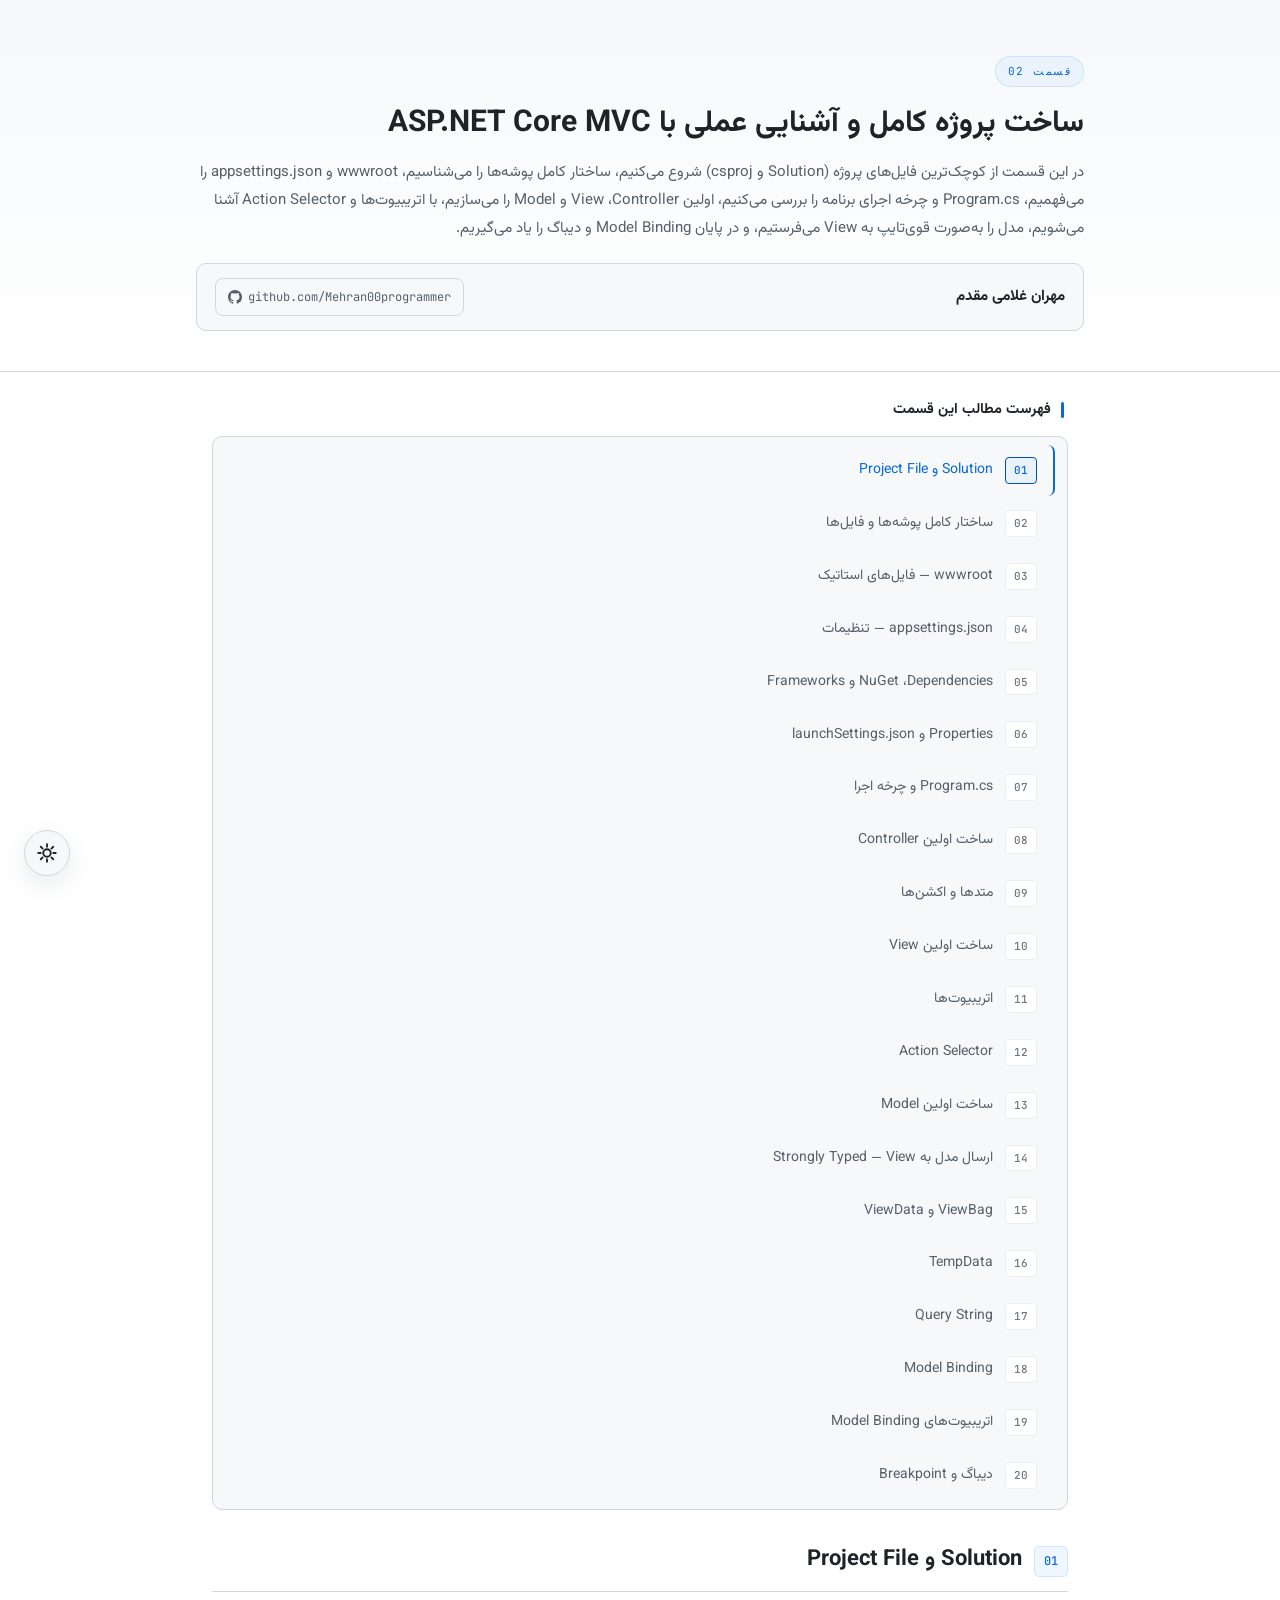
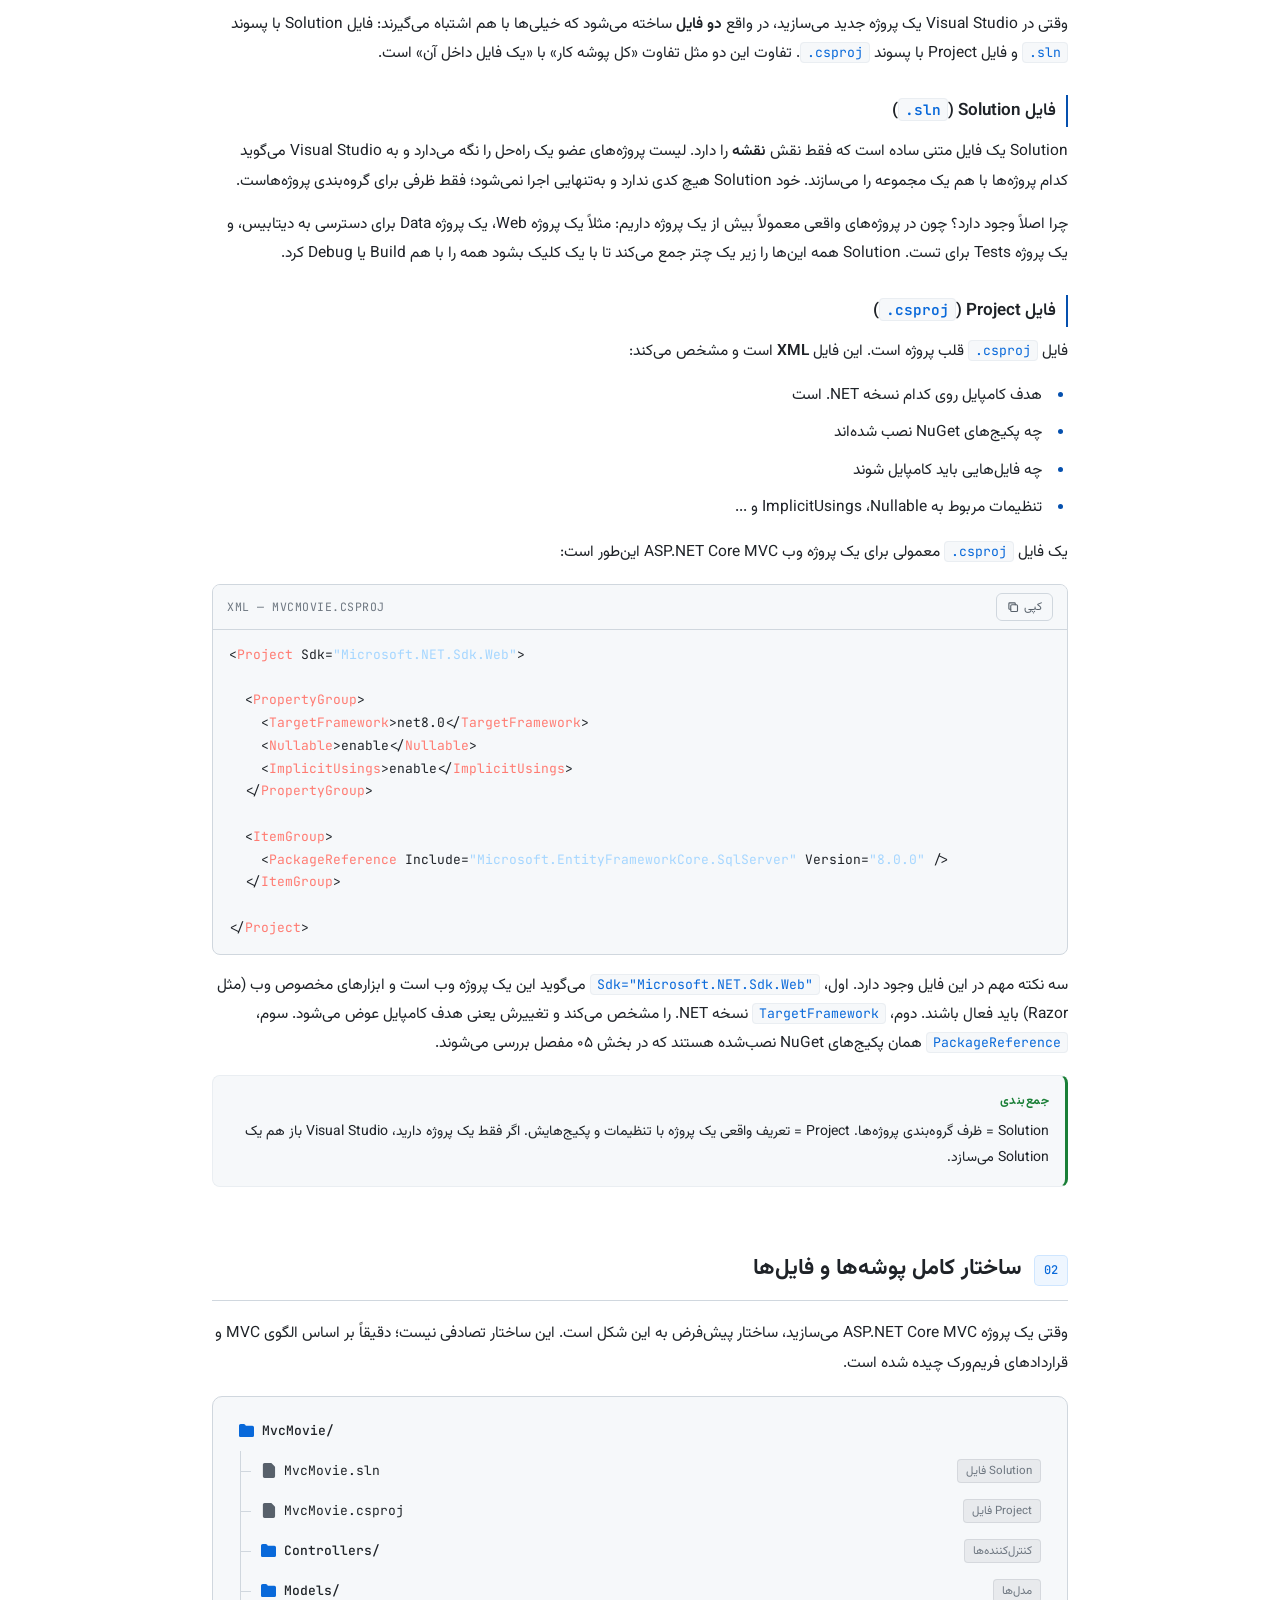
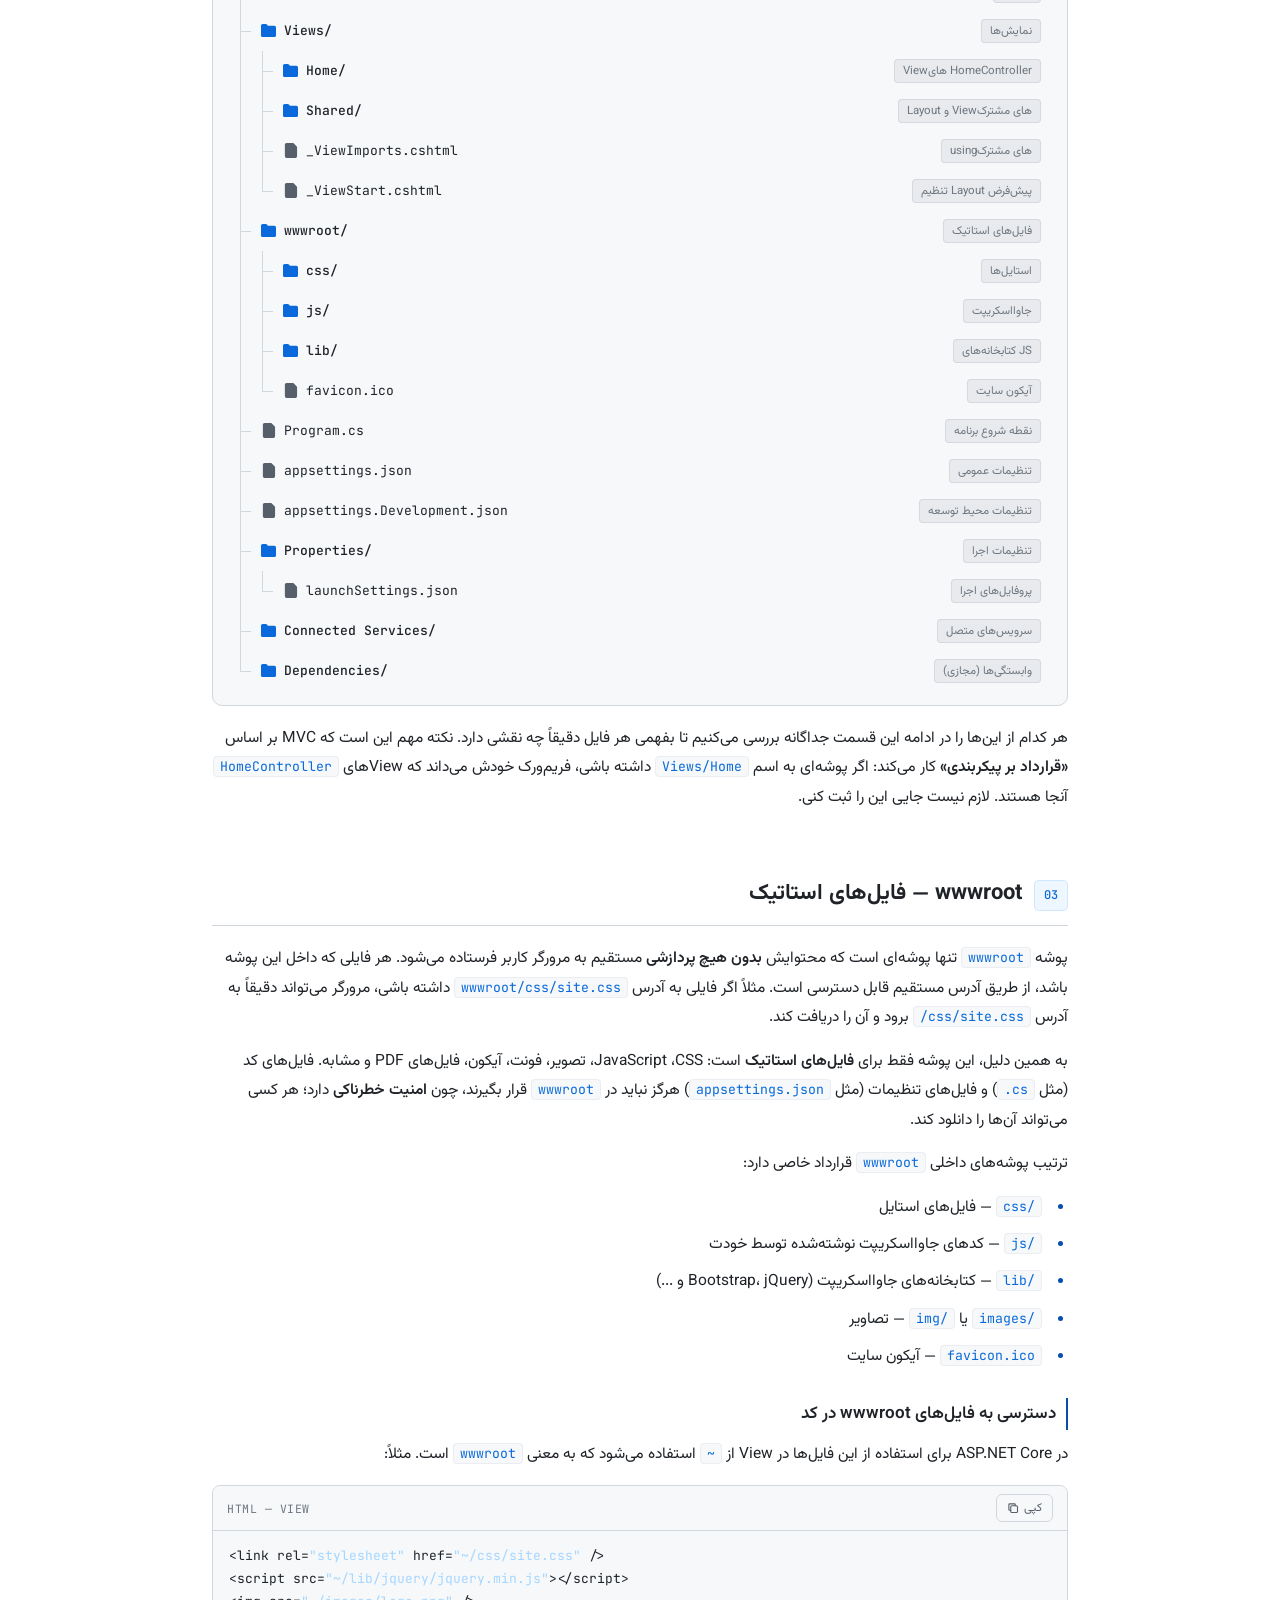
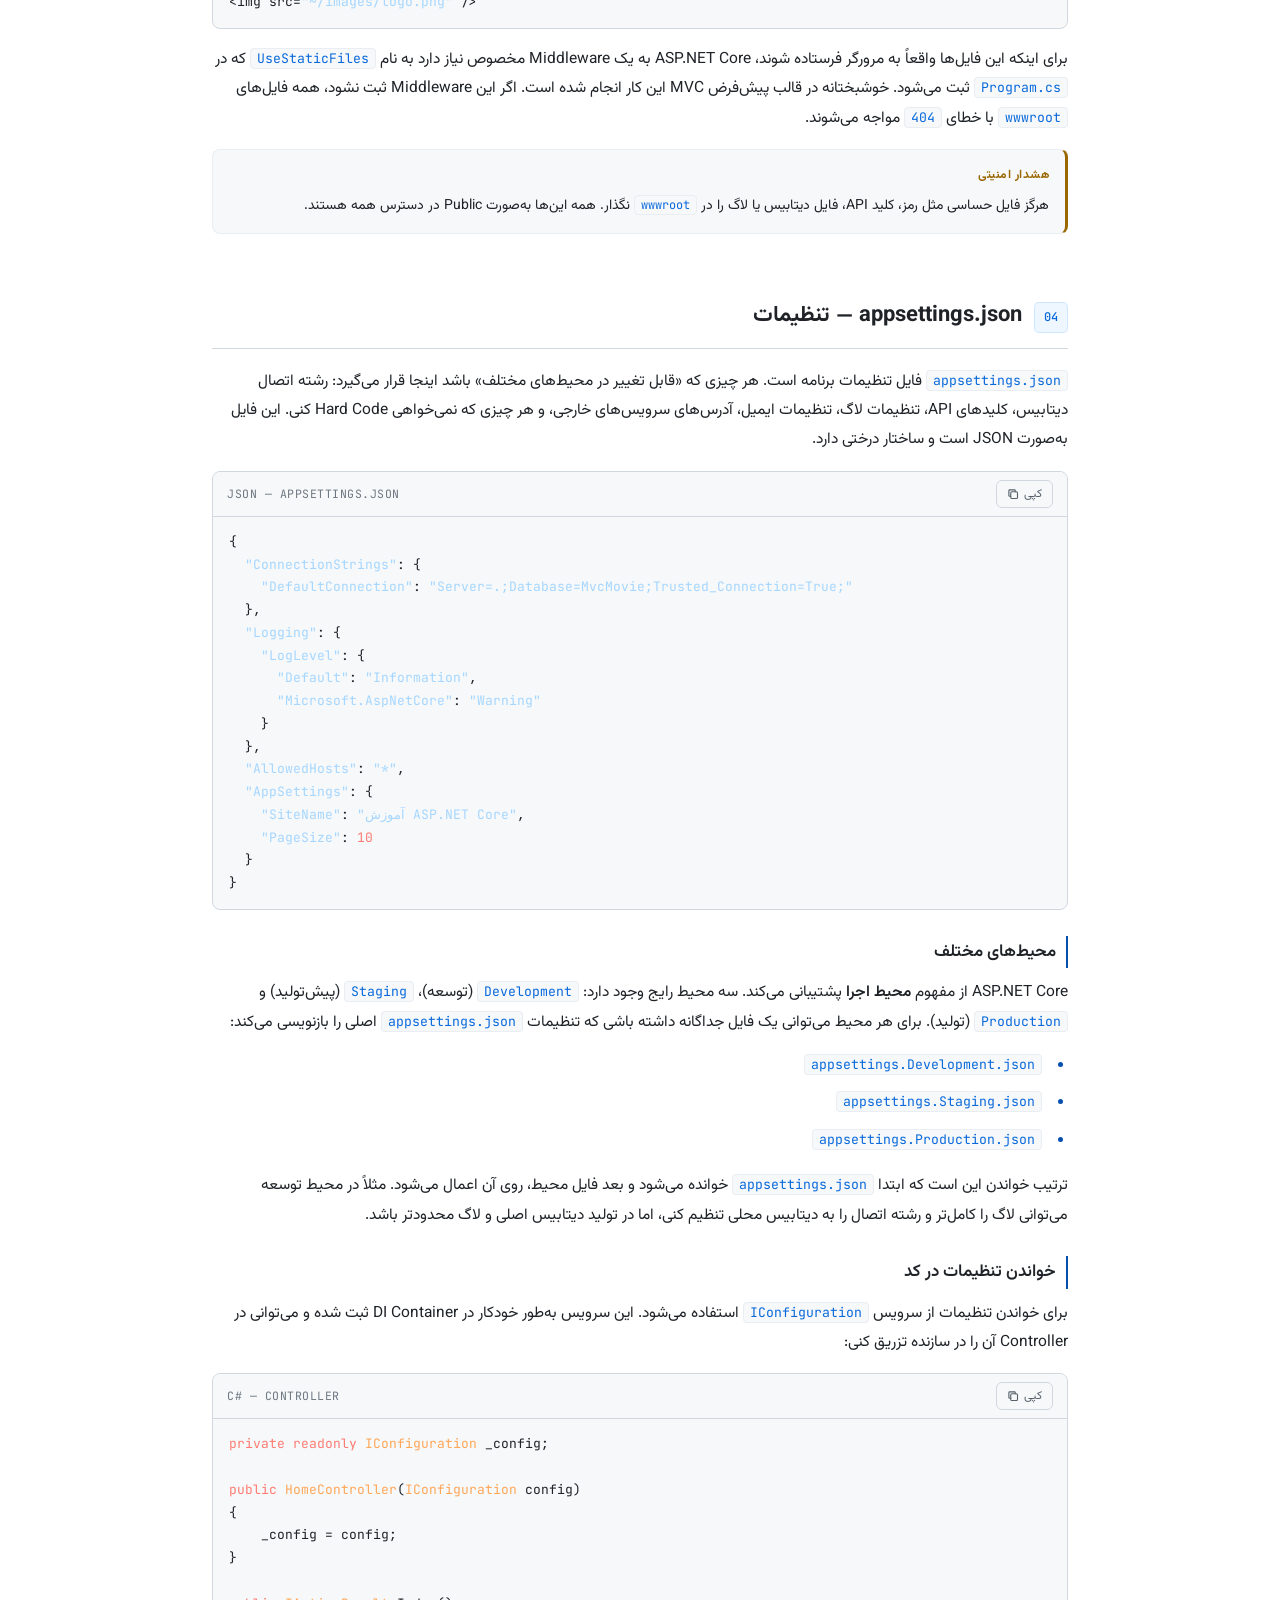
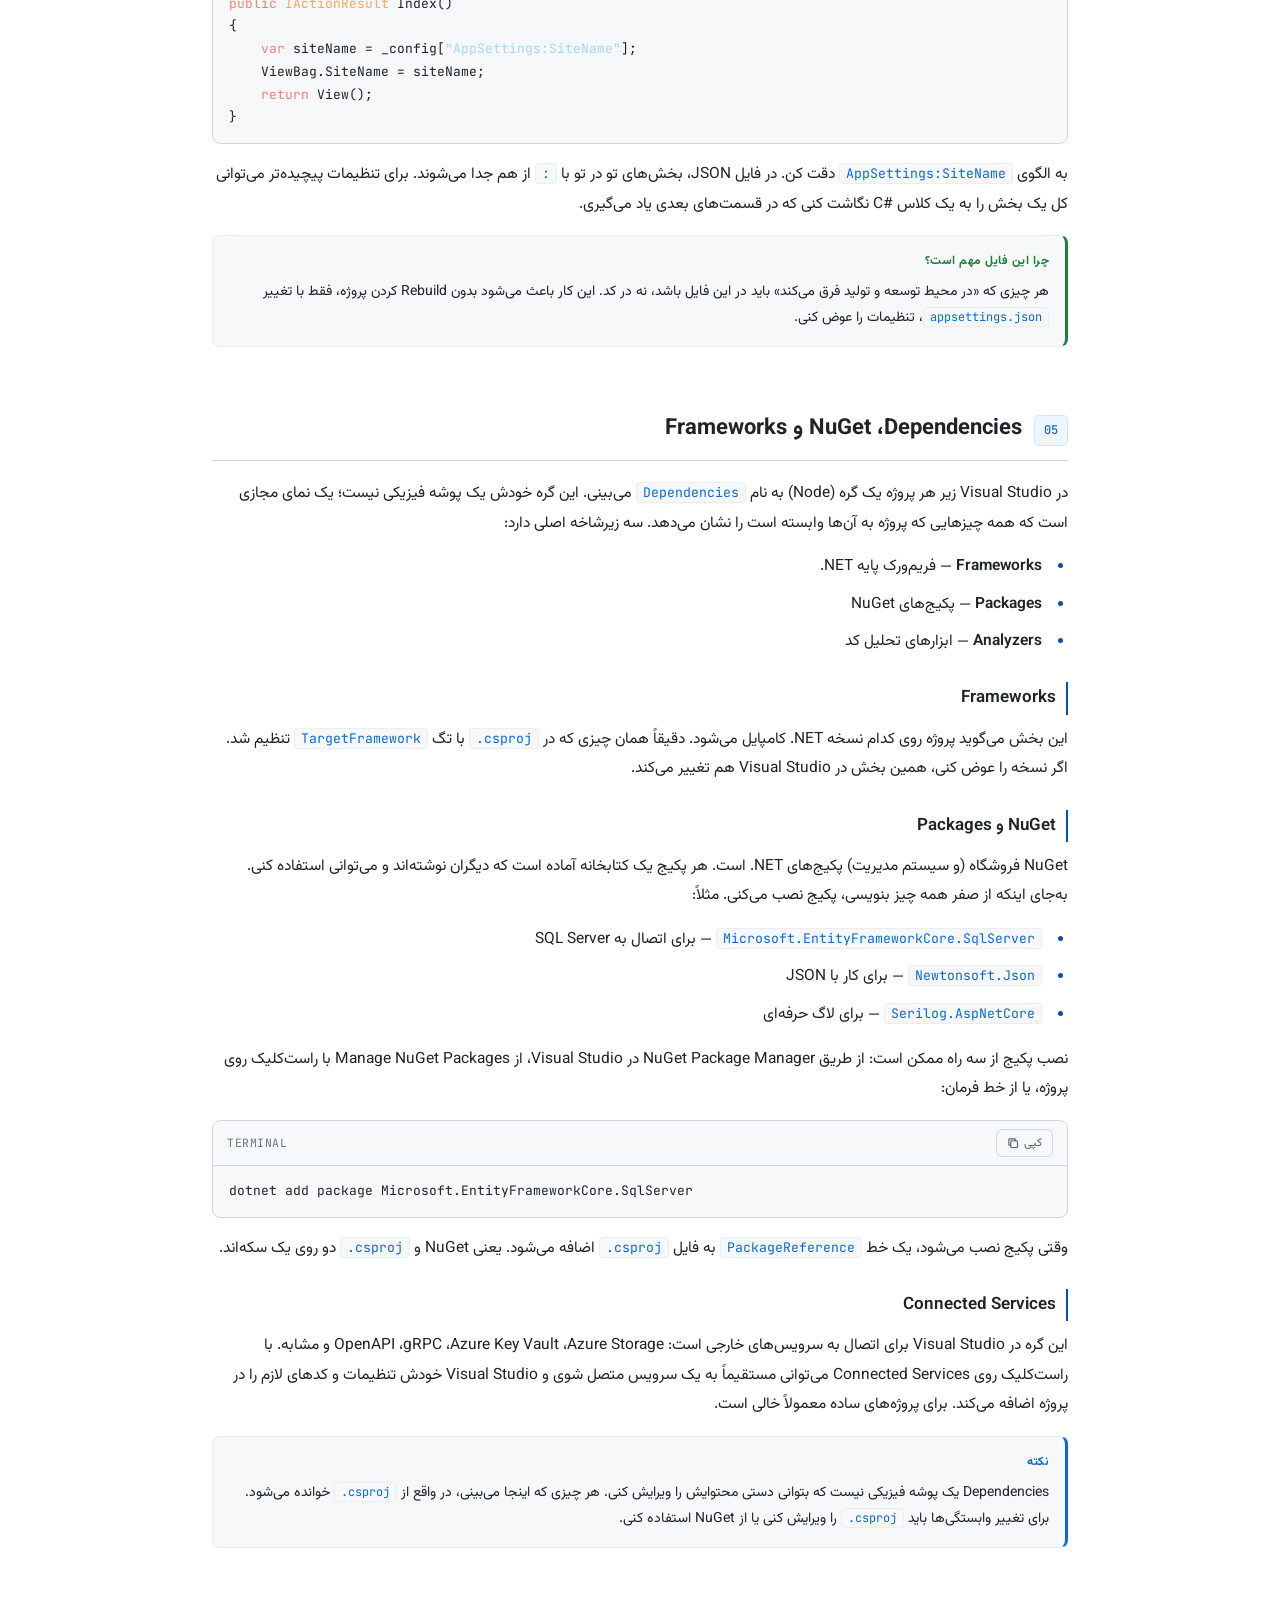
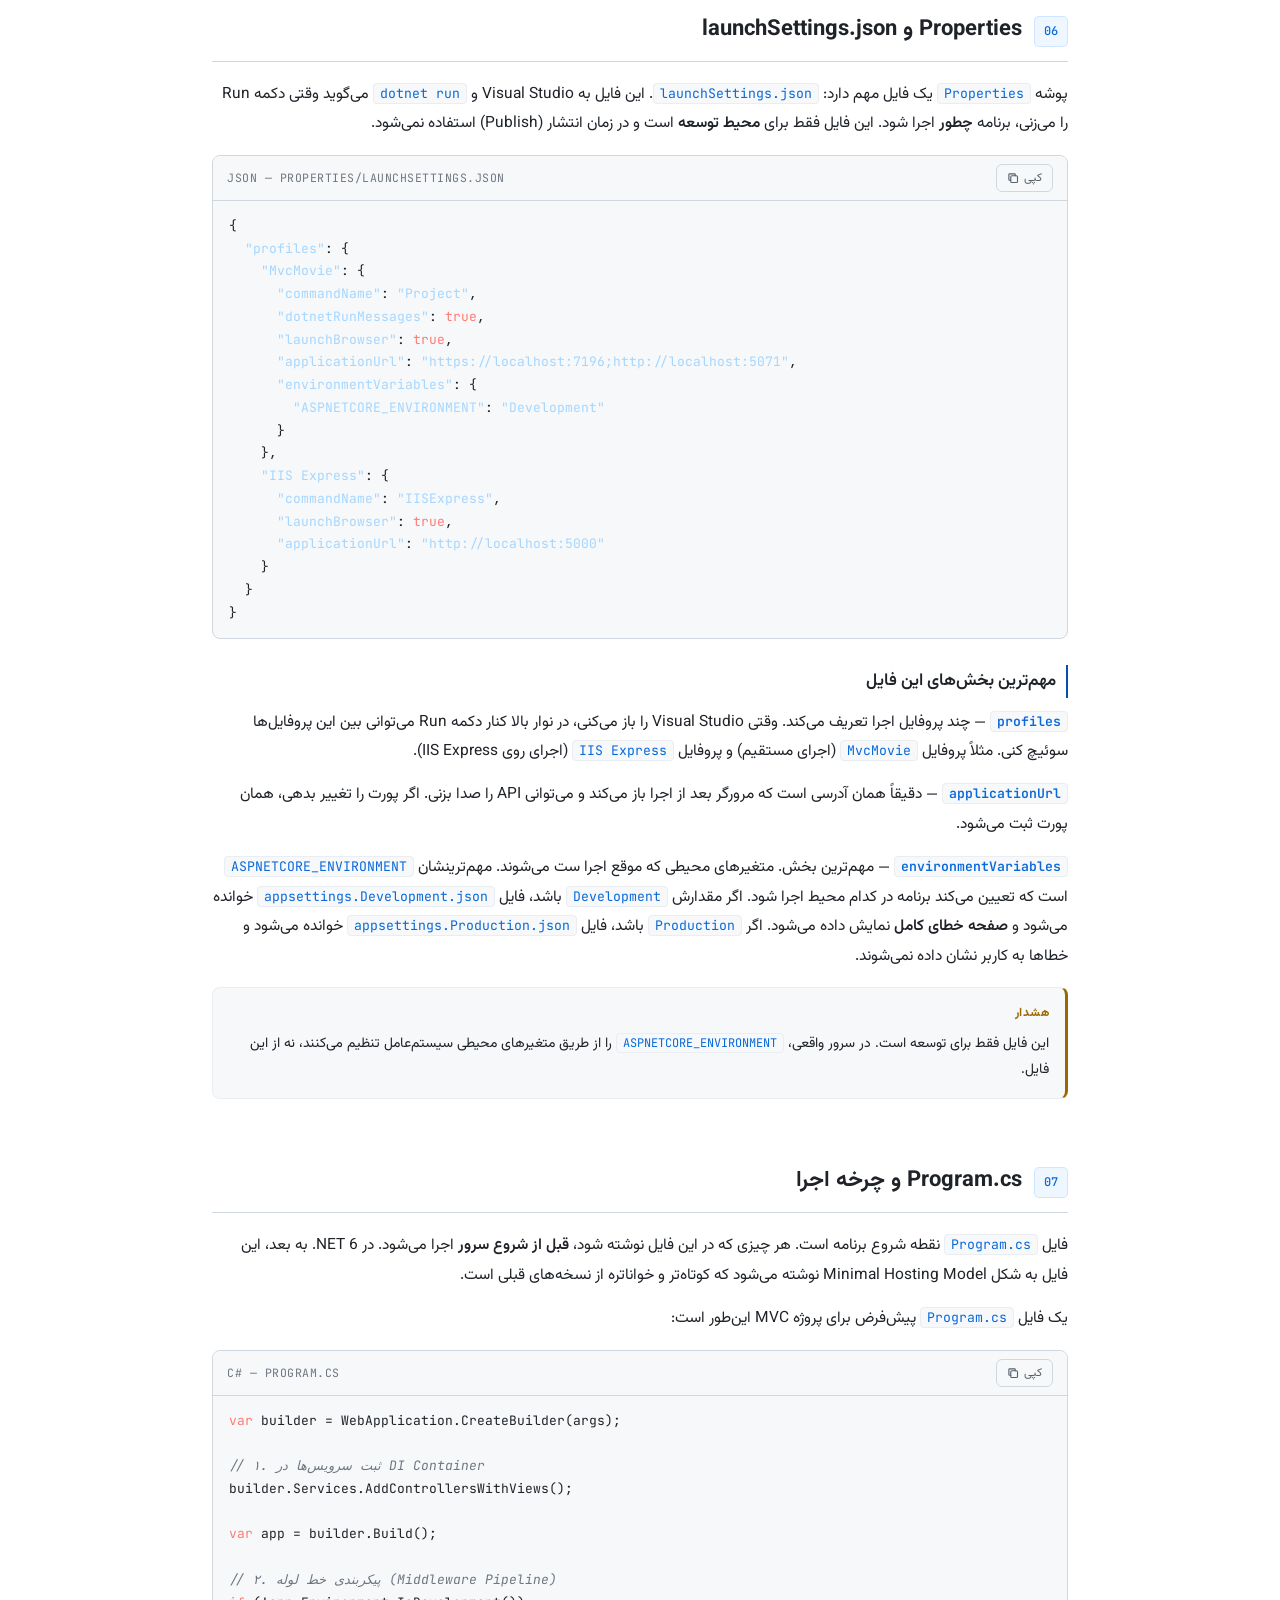
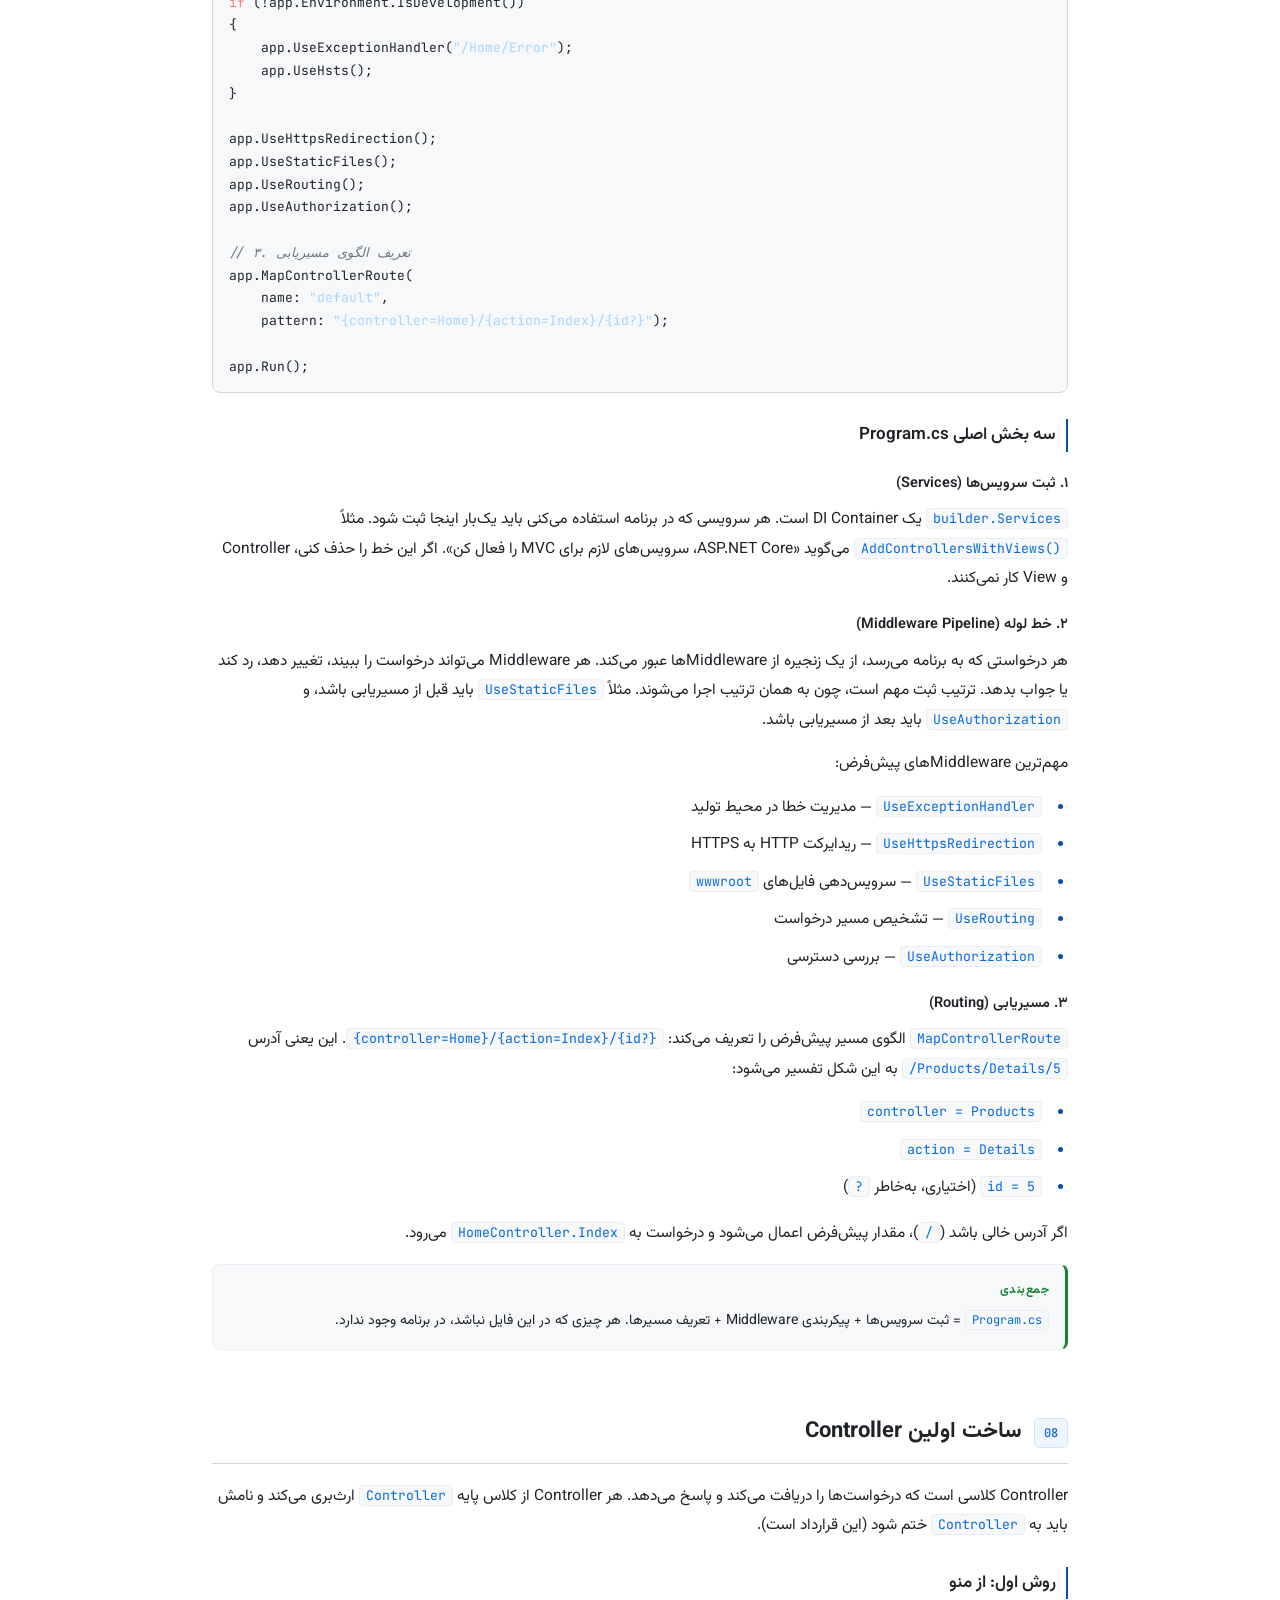
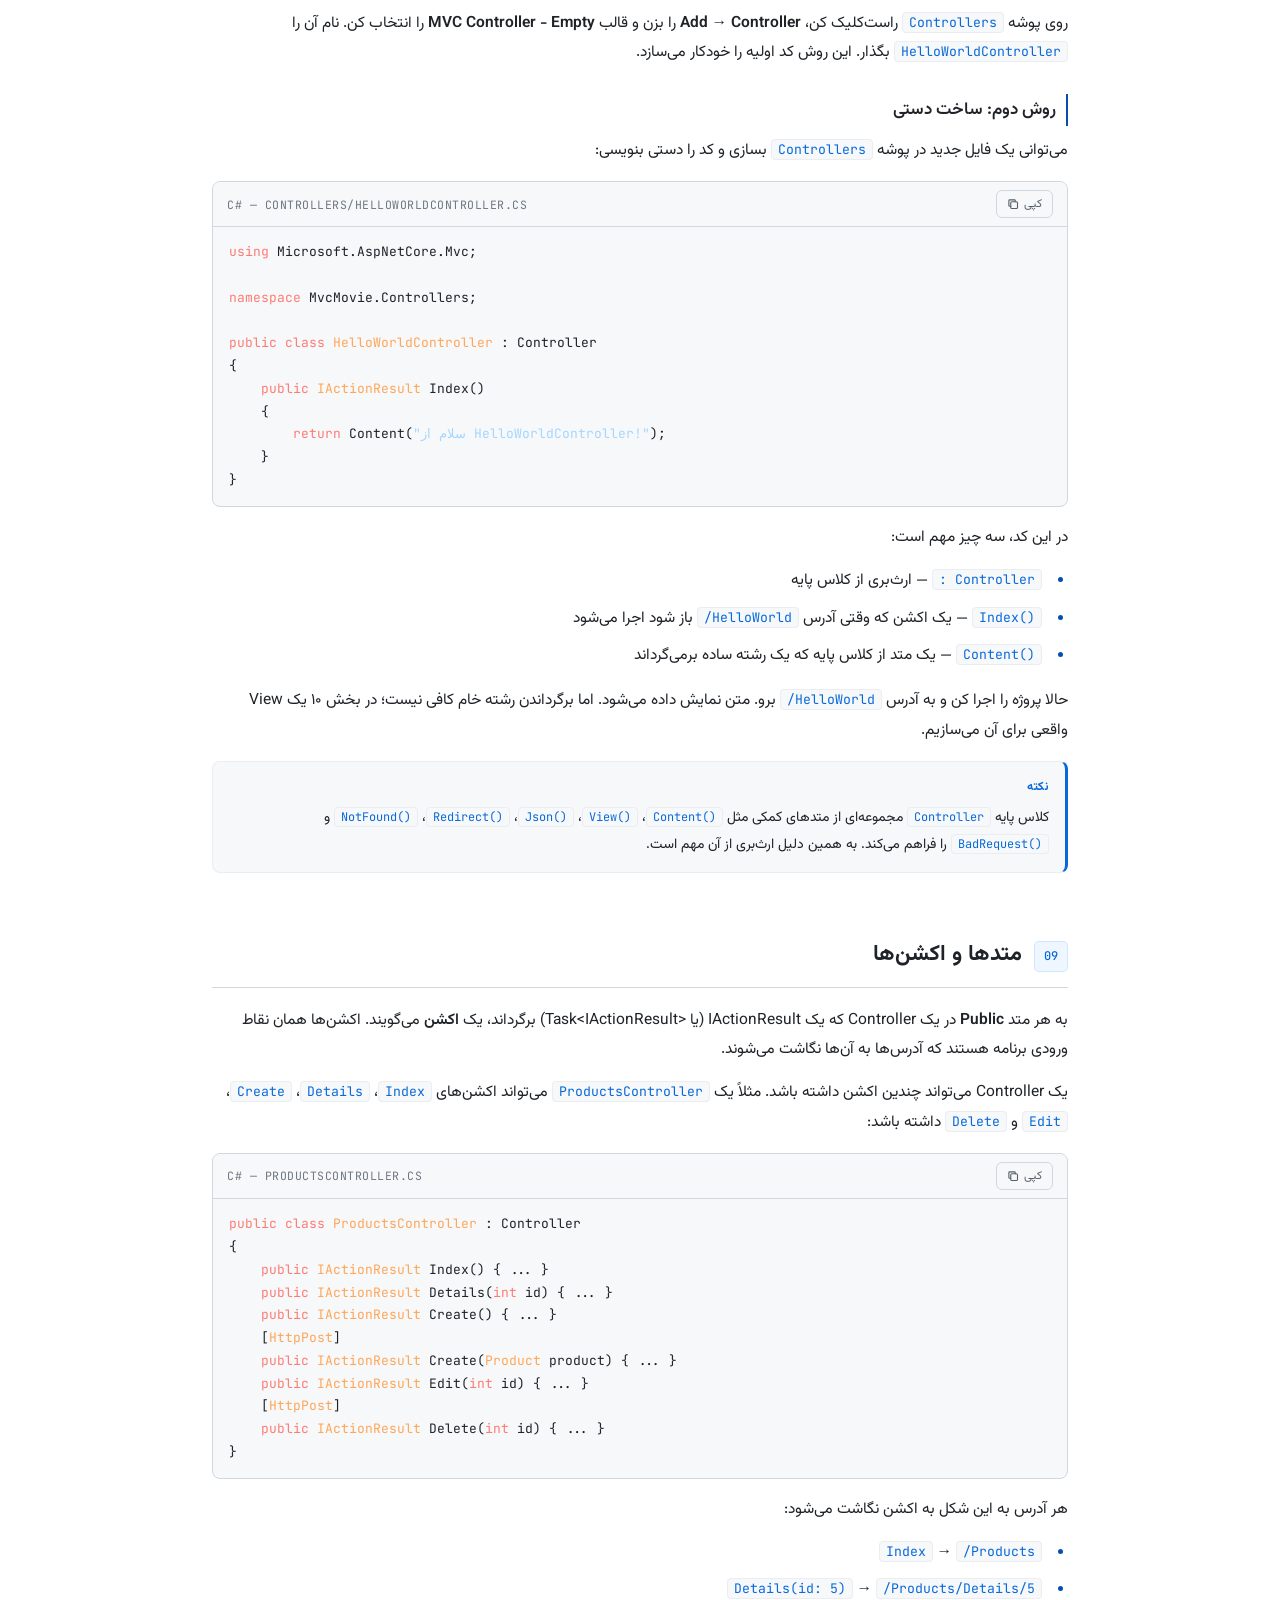
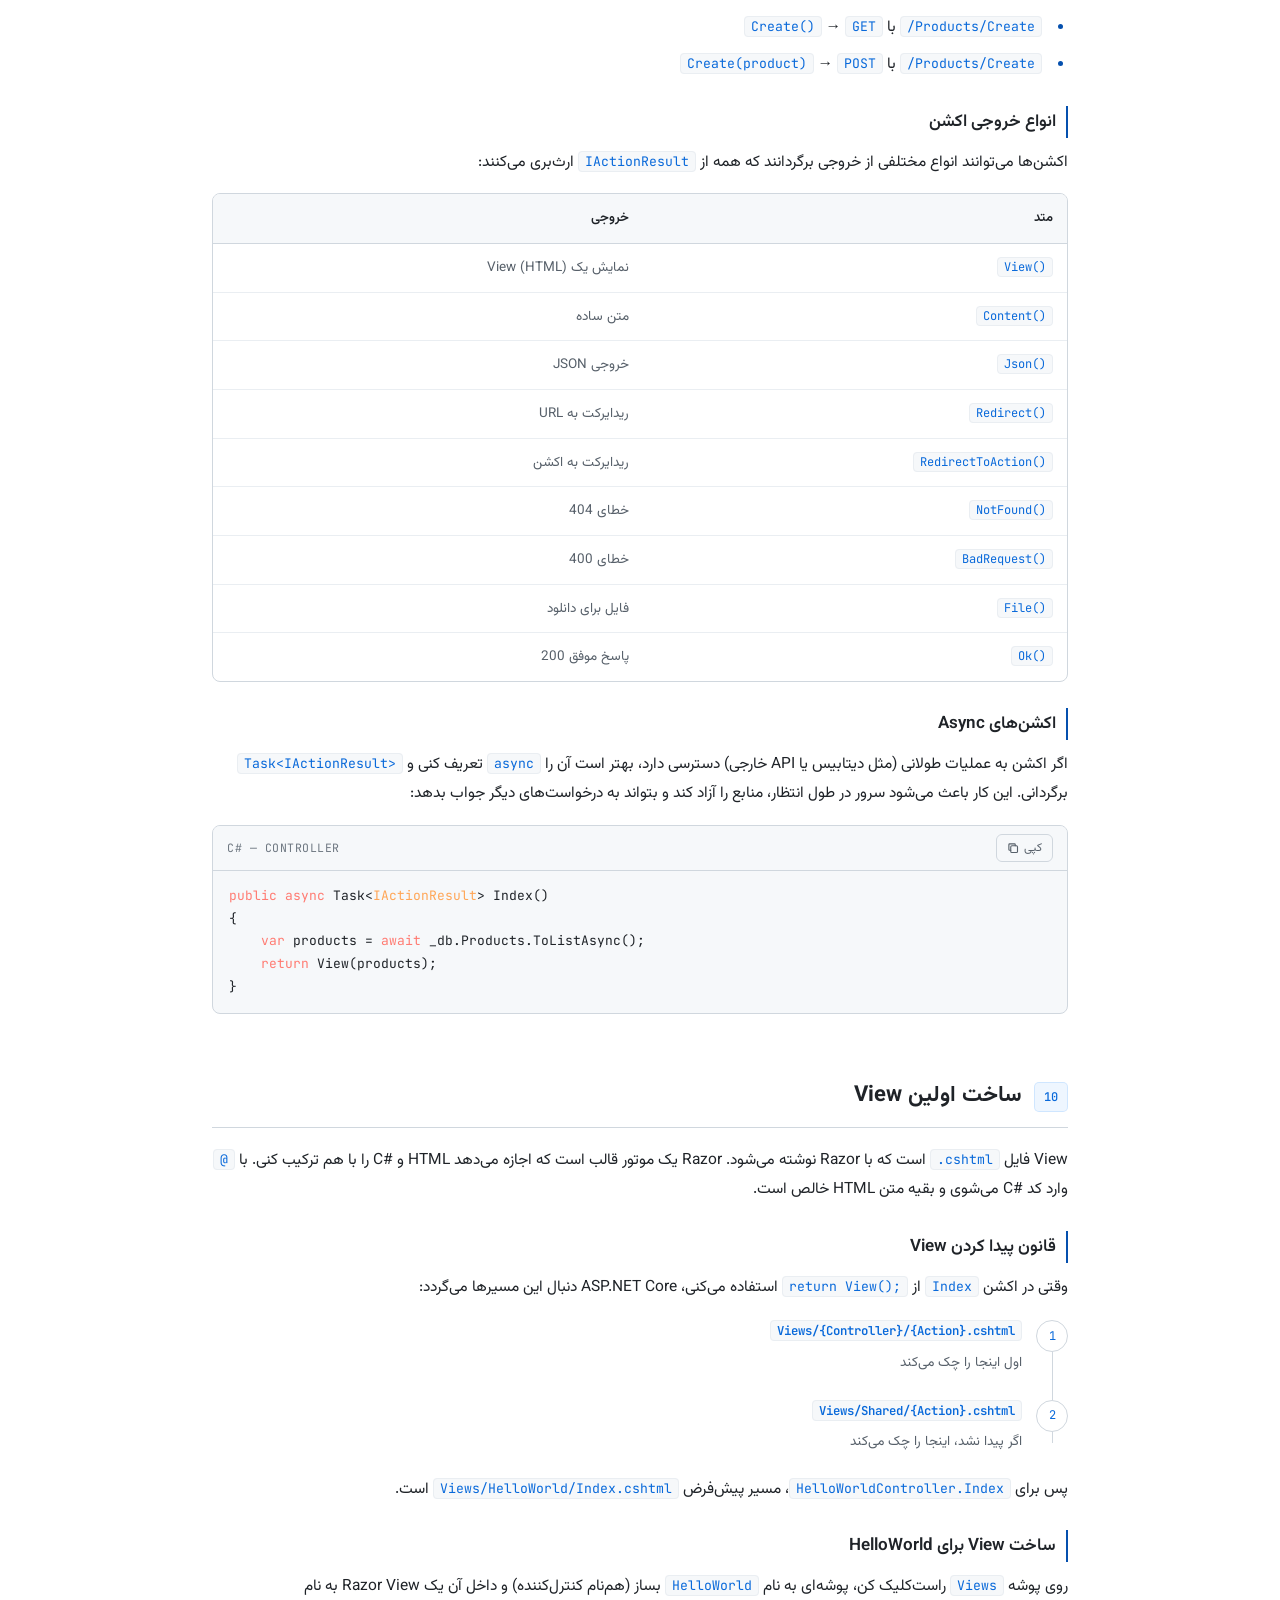
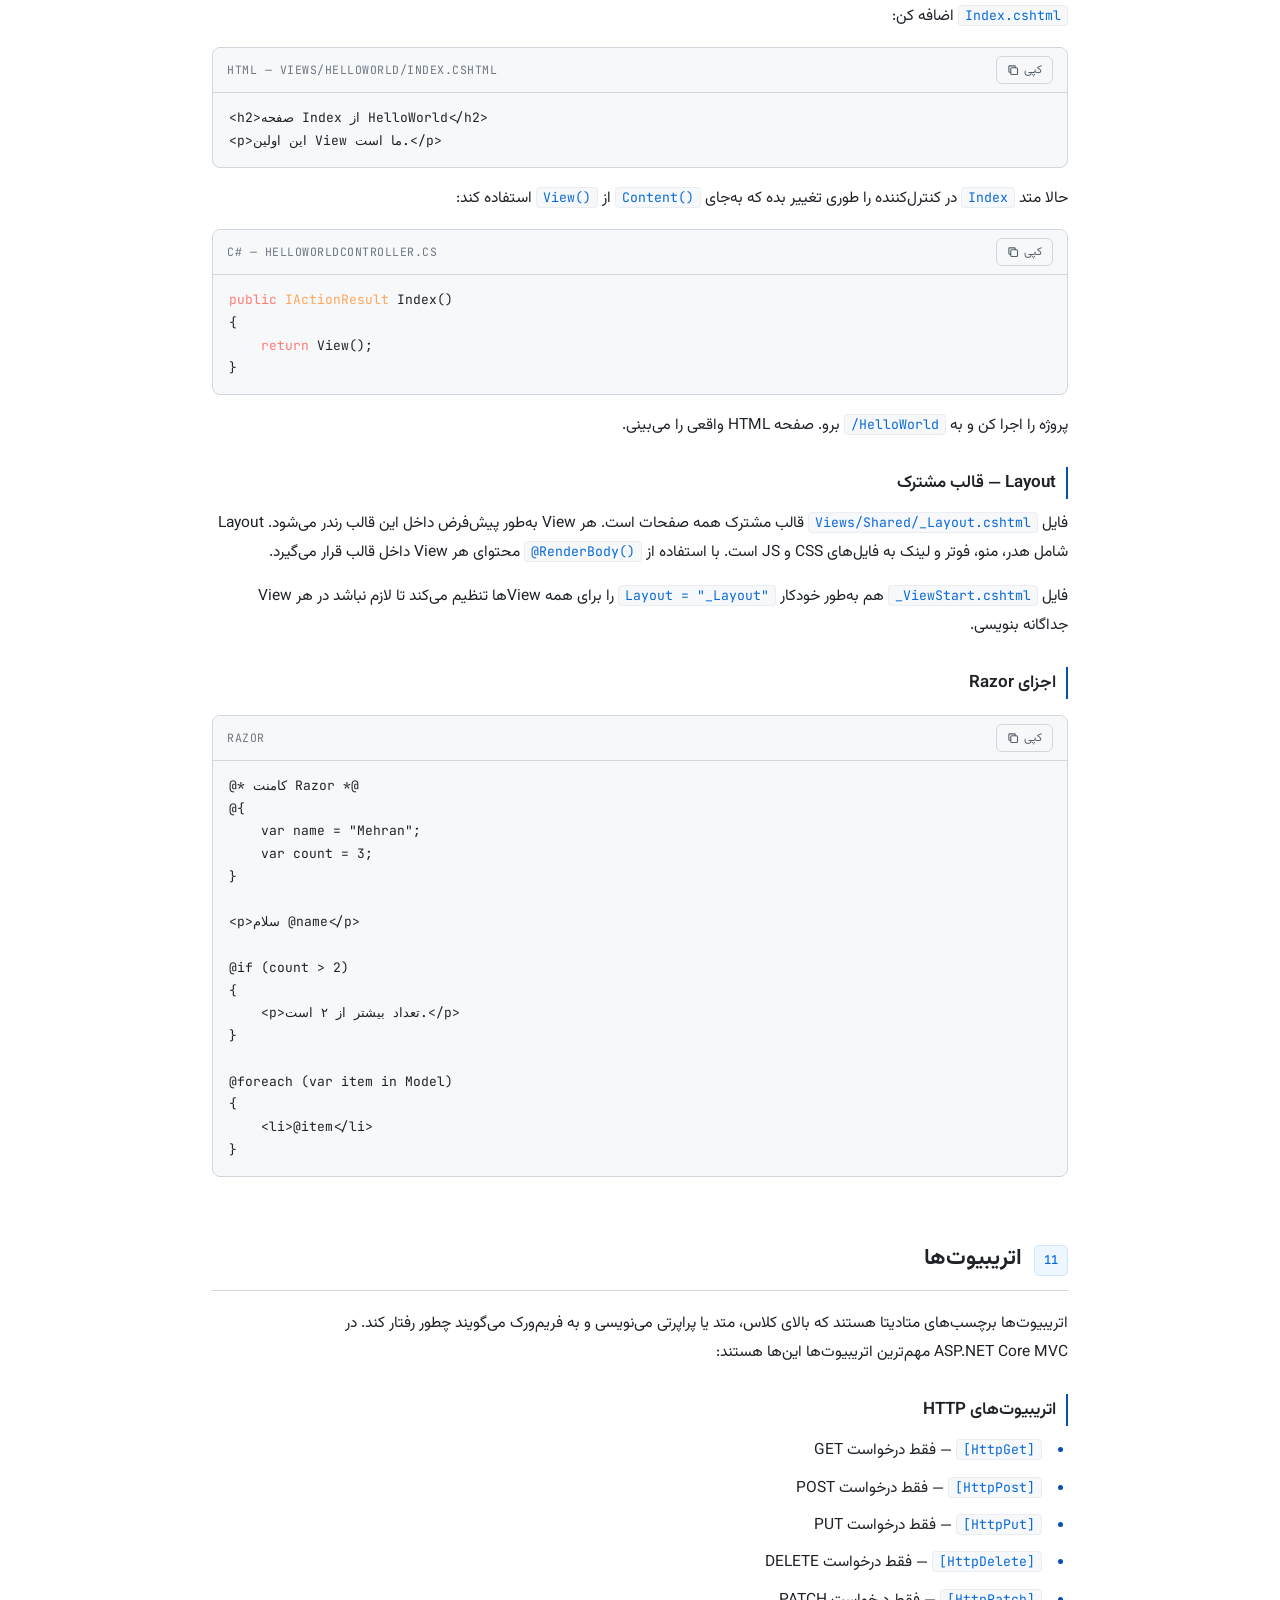
<file: part-02.html>
<!DOCTYPE html>
<html lang="fa" dir="rtl">
<head>
<meta charset="UTF-8">
<meta name="viewport" content="width=device-width, initial-scale=1.0, viewport-fit=cover">
<meta name="theme-color" content="#0d1117">
<meta name="description" content="قسمت دوم آموزش ASP.NET Core — از Solution و csproj تا Controller، View، Model، Strongly Typed View، Model Binding و دیباگ">
<meta name="author" content="مهران غلامی مقدم">
<title>قسمت 02 — ساخت پروژه کامل، Controller، View، Model و Model Binding</title>
<link rel="icon" href="mehran-favicon.ico" sizes="any">
<link rel="canonical" href="https://mehran00programmer.github.io/ASP.NET-Core-Learning/part-02.html">
<link rel="stylesheet" href="assets/style.css">
</head>
<body>

<div class="reading-progress">
  <div class="reading-progress-bar"></div>
</div>

<header class="doc-header">
  <div class="page">
    <div class="hero-badge">قسمت 02</div>
    <h1 class="doc-title">ساخت پروژه کامل و آشنایی عملی با <bdi>ASP.NET Core MVC</bdi></h1>
    <p class="doc-subtitle">
      در این قسمت از کوچک‌ترین فایل‌های پروژه (<bdi>Solution</bdi> و
      <bdi>csproj</bdi>) شروع می‌کنیم، ساختار کامل پوشه‌ها را می‌شناسیم،
      <bdi>wwwroot</bdi> و <bdi>appsettings.json</bdi> را می‌فهمیم،
      <bdi>Program.cs</bdi> و چرخه اجرای برنامه را بررسی می‌کنیم، اولین
      <bdi>Controller</bdi>، <bdi>View</bdi> و <bdi>Model</bdi> را
      می‌سازیم، با اتریبیوت‌ها و <bdi>Action Selector</bdi> آشنا می‌شویم،
      مدل را به‌صورت قوی‌تایپ به <bdi>View</bdi> می‌فرستیم، و در پایان
      <bdi>Model Binding</bdi> و دیباگ را یاد می‌گیریم.
    </p>

    <div class="author-card">
      <div class="author-name">مهران غلامی مقدم</div>
      <a class="author-link" href="https://github.com/Mehran00programmer" target="_blank" rel="noopener noreferrer" aria-label="گیت‌هاب مهران غلامی مقدم">
        <svg viewBox="0 0 16 16" fill="currentColor" aria-hidden="true">
          <path d="M8 0C3.58 0 0 3.58 0 8c0 3.54 2.29 6.53 5.47 7.59.4.07.55-.17.55-.38 0-.19-.01-.82-.01-1.49-2.01.37-2.53-.49-2.69-.94-.09-.23-.48-.94-.82-1.13-.28-.15-.68-.52-.01-.53.63-.01 1.08.58 1.23.82.72 1.21 1.87.87 2.33.66.07-.52.28-.87.51-1.07-1.78-.2-3.64-.89-3.64-3.95 0-.87.31-1.59.82-2.15-.08-.2-.36-1.02.08-2.12 0 0 .67-.21 2.2.82.64-.18 1.32-.27 2-.27.68 0 1.36.09 2 .27 1.53-1.04 2.2-.82 2.2-.82.44 1.1.16 1.92.08 2.12.51.56.82 1.27.82 2.15 0 3.07-1.87 3.75-3.65 3.95.29.25.54.73.54 1.48 0 1.07-.01 1.93-.01 2.2 0 .21.15.46.55.38A8.012 8.012 0 0 0 16 8c0-4.42-3.58-8-8-8z"/>
        </svg>
        github.com/Mehran00programmer
      </a>
    </div>
  </div>
</header>

<div class="page">

  <aside class="toc-wrap fade-in">
    <div class="toc-header">فهرست مطالب این قسمت</div>
    <ul class="toc-list">
      <li><a class="toc-link" href="#s1"><span class="num">01</span><span><bdi>Solution</bdi> و <bdi>Project File</bdi></span></a></li>
      <li><a class="toc-link" href="#s2"><span class="num">02</span><span>ساختار کامل پوشه‌ها و فایل‌ها</span></a></li>
      <li><a class="toc-link" href="#s3"><span class="num">03</span><span><bdi>wwwroot</bdi> — فایل‌های استاتیک</span></a></li>
      <li><a class="toc-link" href="#s4"><span class="num">04</span><span><bdi>appsettings.json</bdi> — تنظیمات</span></a></li>
      <li><a class="toc-link" href="#s5"><span class="num">05</span><span><bdi>Dependencies</bdi>، <bdi>NuGet</bdi> و <bdi>Frameworks</bdi></span></a></li>
      <li><a class="toc-link" href="#s6"><span class="num">06</span><span><bdi>Properties</bdi> و <bdi>launchSettings.json</bdi></span></a></li>
      <li><a class="toc-link" href="#s7"><span class="num">07</span><span><bdi>Program.cs</bdi> و چرخه اجرا</span></a></li>
      <li><a class="toc-link" href="#s8"><span class="num">08</span><span>ساخت اولین <bdi>Controller</bdi></span></a></li>
      <li><a class="toc-link" href="#s9"><span class="num">09</span><span>متدها و اکشن‌ها</span></a></li>
      <li><a class="toc-link" href="#s10"><span class="num">10</span><span>ساخت اولین <bdi>View</bdi></span></a></li>
      <li><a class="toc-link" href="#s11"><span class="num">11</span><span>اتریبیوت‌ها</span></a></li>
      <li><a class="toc-link" href="#s12"><span class="num">12</span><span><bdi>Action Selector</bdi></span></a></li>
      <li><a class="toc-link" href="#s13"><span class="num">13</span><span>ساخت اولین <bdi>Model</bdi></span></a></li>
      <li><a class="toc-link" href="#s14"><span class="num">14</span><span>ارسال مدل به <bdi>View</bdi> — <bdi>Strongly Typed</bdi></span></a></li>
      <li><a class="toc-link" href="#s15"><span class="num">15</span><span><bdi>ViewBag</bdi> و <bdi>ViewData</bdi></span></a></li>
      <li><a class="toc-link" href="#s16"><span class="num">16</span><span><bdi>TempData</bdi></span></a></li>
      <li><a class="toc-link" href="#s17"><span class="num">17</span><span><bdi>Query String</bdi></span></a></li>
      <li><a class="toc-link" href="#s18"><span class="num">18</span><span><bdi>Model Binding</bdi></span></a></li>
      <li><a class="toc-link" href="#s19"><span class="num">19</span><span>اتریبیوت‌های <bdi>Model Binding</bdi></span></a></li>
      <li><a class="toc-link" href="#s20"><span class="num">20</span><span>دیباگ و <bdi>Breakpoint</bdi></span></a></li>
    </ul>
  </aside>

  <main>

    <!-- ================= SECTION 01 ================= -->
    <section class="section fade-in" id="s1">
      <div class="section-head">
        <span class="section-num">01</span>
        <h2 class="section-title"><bdi>Solution</bdi> و <bdi>Project File</bdi></h2>
      </div>

      <p>
        وقتی در <bdi>Visual Studio</bdi> یک پروژه جدید می‌سازید، در واقع
        <strong>دو فایل</strong> ساخته می‌شود که خیلی‌ها با هم اشتباه
        می‌گیرند: فایل <bdi>Solution</bdi> با پسوند <code>.sln</code> و
        فایل <bdi>Project</bdi> با پسوند <code>.csproj</code>. تفاوت
        این دو مثل تفاوت «کل پوشه کار» با «یک فایل داخل آن» است.
      </p>

      <h3>فایل <bdi>Solution</bdi> (<code>.sln</code>)</h3>
      <p>
        <bdi>Solution</bdi> یک فایل متنی ساده است که فقط نقش
        <strong>نقشه</strong> را دارد. لیست پروژه‌های عضو یک راه‌حل را
        نگه می‌دارد و به <bdi>Visual Studio</bdi> می‌گوید کدام پروژه‌ها
        با هم یک مجموعه را می‌سازند. خود <bdi>Solution</bdi> هیچ کدی
        ندارد و به‌تنهایی اجرا نمی‌شود؛ فقط ظرفی برای گروه‌بندی پروژه‌هاست.
      </p>

      <p>
        چرا اصلاً وجود دارد؟ چون در پروژه‌های واقعی معمولاً بیش از یک
        پروژه داریم: مثلاً یک پروژه <bdi>Web</bdi>، یک پروژه
        <bdi>Data</bdi> برای دسترسی به دیتابیس، و یک پروژه
        <bdi>Tests</bdi> برای تست. <bdi>Solution</bdi> همه این‌ها را زیر
        یک چتر جمع می‌کند تا با یک کلیک بشود همه را با هم <bdi>Build</bdi>
        یا <bdi>Debug</bdi> کرد.
      </p>

      <h3>فایل <bdi>Project</bdi> (<code>.csproj</code>)</h3>
      <p>
        فایل <code>.csproj</code> قلب پروژه است. این فایل
        <strong>XML</strong> است و مشخص می‌کند:
      </p>
      <ul>
        <li>هدف کامپایل روی کدام نسخه <bdi>.NET</bdi> است</li>
        <li>چه پکیج‌های <bdi>NuGet</bdi> نصب شده‌اند</li>
        <li>چه فایل‌هایی باید کامپایل شوند</li>
        <li>تنظیمات مربوط به <bdi>Nullable</bdi>، <bdi>ImplicitUsings</bdi> و ...</li>
      </ul>

      <p>
        یک فایل <code>.csproj</code> معمولی برای یک پروژه وب
        <bdi>ASP.NET Core MVC</bdi> این‌طور است:
      </p>

      <div class="code-block">
        <div class="code-block-header">
          <span class="code-block-lang">XML — MvcMovie.csproj</span>
        </div>
        <pre>&lt;<span class="kw">Project</span> Sdk=<span class="str">"Microsoft.NET.Sdk.Web"</span>&gt;

  &lt;<span class="kw">PropertyGroup</span>&gt;
    &lt;<span class="kw">TargetFramework</span>&gt;net8.0&lt;/<span class="kw">TargetFramework</span>&gt;
    &lt;<span class="kw">Nullable</span>&gt;enable&lt;/<span class="kw">Nullable</span>&gt;
    &lt;<span class="kw">ImplicitUsings</span>&gt;enable&lt;/<span class="kw">ImplicitUsings</span>&gt;
  &lt;/<span class="kw">PropertyGroup</span>&gt;

  &lt;<span class="kw">ItemGroup</span>&gt;
    &lt;<span class="kw">PackageReference</span> Include=<span class="str">"Microsoft.EntityFrameworkCore.SqlServer"</span> Version=<span class="str">"8.0.0"</span> /&gt;
  &lt;/<span class="kw">ItemGroup</span>&gt;

&lt;/<span class="kw">Project</span>&gt;</pre>
      </div>

      <p>
        سه نکته مهم در این فایل وجود دارد. اول، <code>Sdk="Microsoft.NET.Sdk.Web"</code>
        می‌گوید این یک پروژه وب است و ابزارهای مخصوص وب (مثل
        <bdi>Razor</bdi>) باید فعال باشند. دوم،
        <code>TargetFramework</code> نسخه <bdi>.NET</bdi> را مشخص می‌کند
        و تغییرش یعنی هدف کامپایل عوض می‌شود. سوم،
        <code>PackageReference</code> همان پکیج‌های <bdi>NuGet</bdi>
        نصب‌شده هستند که در بخش ۰۵ مفصل بررسی می‌شوند.
      </p>

      <div class="callout key">
        <span class="callout-label">جمع‌بندی</span>
        <p>
          <bdi>Solution</bdi> = ظرف گروه‌بندی پروژه‌ها.
          <bdi>Project</bdi> = تعریف واقعی یک پروژه با تنظیمات و
          پکیج‌هایش. اگر فقط یک پروژه دارید، <bdi>Visual Studio</bdi>
          باز هم یک <bdi>Solution</bdi> می‌سازد.
        </p>
      </div>
    </section>

    <!-- ================= SECTION 02 ================= -->
    <section class="section fade-in" id="s2">
      <div class="section-head">
        <span class="section-num">02</span>
        <h2 class="section-title">ساختار کامل پوشه‌ها و فایل‌ها</h2>
      </div>

      <p>
        وقتی یک پروژه <bdi>ASP.NET Core MVC</bdi> می‌سازید، ساختار
        پیش‌فرض به این شکل است. این ساختار تصادفی نیست؛ دقیقاً بر اساس
        الگوی <bdi>MVC</bdi> و قراردادهای فریم‌ورک چیده شده است.
      </p>

      <div class="ft-tree">
        <ul>
          <li>
            <div class="ft-node ft-dir">
              <svg class="ft-ico" viewBox="0 0 16 16" fill="currentColor"><path d="M1.75 1A1.75 1.75 0 0 0 0 2.75v10.5C0 14.216.784 15 1.75 15h12.5A1.75 1.75 0 0 0 16 13.25v-8.5A1.75 1.75 0 0 0 14.25 3H7.5a.25.25 0 0 1-.2-.1l-.9-1.2C6.07 1.26 5.55 1 5 1H1.75Z"/></svg>
              <span class="ft-name">MvcMovie/</span>
            </div>
            <ul>
              <li><div class="ft-node ft-file"><svg class="ft-ico" viewBox="0 0 16 16" fill="currentColor"><path d="M2 1.75C2 .784 2.784 0 3.75 0h6.586c.464 0 .909.184 1.237.513l2.914 2.914c.329.328.513.773.513 1.237v9.586A1.75 1.75 0 0 1 13.25 16h-9.5A1.75 1.75 0 0 1 2 14.25Z"/></svg><span class="ft-name">MvcMovie.sln</span><span class="ft-cmt">فایل Solution</span></div></li>
              <li><div class="ft-node ft-file"><svg class="ft-ico" viewBox="0 0 16 16" fill="currentColor"><path d="M2 1.75C2 .784 2.784 0 3.75 0h6.586c.464 0 .909.184 1.237.513l2.914 2.914c.329.328.513.773.513 1.237v9.586A1.75 1.75 0 0 1 13.25 16h-9.5A1.75 1.75 0 0 1 2 14.25Z"/></svg><span class="ft-name">MvcMovie.csproj</span><span class="ft-cmt">فایل Project</span></div></li>
              <li>
                <div class="ft-node ft-dir"><svg class="ft-ico" viewBox="0 0 16 16" fill="currentColor"><path d="M1.75 1A1.75 1.75 0 0 0 0 2.75v10.5C0 14.216.784 15 1.75 15h12.5A1.75 1.75 0 0 0 16 13.25v-8.5A1.75 1.75 0 0 0 14.25 3H7.5a.25.25 0 0 1-.2-.1l-.9-1.2C6.07 1.26 5.55 1 5 1H1.75Z"/></svg><span class="ft-name">Controllers/</span><span class="ft-cmt">کنترل‌کننده‌ها</span></div>
              </li>
              <li>
                <div class="ft-node ft-dir"><svg class="ft-ico" viewBox="0 0 16 16" fill="currentColor"><path d="M1.75 1A1.75 1.75 0 0 0 0 2.75v10.5C0 14.216.784 15 1.75 15h12.5A1.75 1.75 0 0 0 16 13.25v-8.5A1.75 1.75 0 0 0 14.25 3H7.5a.25.25 0 0 1-.2-.1l-.9-1.2C6.07 1.26 5.55 1 5 1H1.75Z"/></svg><span class="ft-name">Models/</span><span class="ft-cmt">مدل‌ها</span></div>
              </li>
              <li>
                <div class="ft-node ft-dir"><svg class="ft-ico" viewBox="0 0 16 16" fill="currentColor"><path d="M1.75 1A1.75 1.75 0 0 0 0 2.75v10.5C0 14.216.784 15 1.75 15h12.5A1.75 1.75 0 0 0 16 13.25v-8.5A1.75 1.75 0 0 0 14.25 3H7.5a.25.25 0 0 1-.2-.1l-.9-1.2C6.07 1.26 5.55 1 5 1H1.75Z"/></svg><span class="ft-name">Views/</span><span class="ft-cmt">نمایش‌ها</span></div>
                <ul>
                  <li><div class="ft-node ft-dir"><svg class="ft-ico" viewBox="0 0 16 16" fill="currentColor"><path d="M1.75 1A1.75 1.75 0 0 0 0 2.75v10.5C0 14.216.784 15 1.75 15h12.5A1.75 1.75 0 0 0 16 13.25v-8.5A1.75 1.75 0 0 0 14.25 3H7.5a.25.25 0 0 1-.2-.1l-.9-1.2C6.07 1.26 5.55 1 5 1H1.75Z"/></svg><span class="ft-name">Home/</span><span class="ft-cmt">Viewهای HomeController</span></div></li>
                  <li><div class="ft-node ft-dir"><svg class="ft-ico" viewBox="0 0 16 16" fill="currentColor"><path d="M1.75 1A1.75 1.75 0 0 0 0 2.75v10.5C0 14.216.784 15 1.75 15h12.5A1.75 1.75 0 0 0 16 13.25v-8.5A1.75 1.75 0 0 0 14.25 3H7.5a.25.25 0 0 1-.2-.1l-.9-1.2C6.07 1.26 5.55 1 5 1H1.75Z"/></svg><span class="ft-name">Shared/</span><span class="ft-cmt">Layout و Viewهای مشترک</span></div></li>
                  <li><div class="ft-node ft-file"><svg class="ft-ico" viewBox="0 0 16 16" fill="currentColor"><path d="M2 1.75C2 .784 2.784 0 3.75 0h6.586c.464 0 .909.184 1.237.513l2.914 2.914c.329.328.513.773.513 1.237v9.586A1.75 1.75 0 0 1 13.25 16h-9.5A1.75 1.75 0 0 1 2 14.25Z"/></svg><span class="ft-name">_ViewImports.cshtml</span><span class="ft-cmt">usingهای مشترک</span></div></li>
                  <li><div class="ft-node ft-file"><svg class="ft-ico" viewBox="0 0 16 16" fill="currentColor"><path d="M2 1.75C2 .784 2.784 0 3.75 0h6.586c.464 0 .909.184 1.237.513l2.914 2.914c.329.328.513.773.513 1.237v9.586A1.75 1.75 0 0 1 13.25 16h-9.5A1.75 1.75 0 0 1 2 14.25Z"/></svg><span class="ft-name">_ViewStart.cshtml</span><span class="ft-cmt">تنظیم Layout پیش‌فرض</span></div></li>
                </ul>
              </li>
              <li>
                <div class="ft-node ft-dir"><svg class="ft-ico" viewBox="0 0 16 16" fill="currentColor"><path d="M1.75 1A1.75 1.75 0 0 0 0 2.75v10.5C0 14.216.784 15 1.75 15h12.5A1.75 1.75 0 0 0 16 13.25v-8.5A1.75 1.75 0 0 0 14.25 3H7.5a.25.25 0 0 1-.2-.1l-.9-1.2C6.07 1.26 5.55 1 5 1H1.75Z"/></svg><span class="ft-name">wwwroot/</span><span class="ft-cmt">فایل‌های استاتیک</span></div>
                <ul>
                  <li><div class="ft-node ft-dir"><svg class="ft-ico" viewBox="0 0 16 16" fill="currentColor"><path d="M1.75 1A1.75 1.75 0 0 0 0 2.75v10.5C0 14.216.784 15 1.75 15h12.5A1.75 1.75 0 0 0 16 13.25v-8.5A1.75 1.75 0 0 0 14.25 3H7.5a.25.25 0 0 1-.2-.1l-.9-1.2C6.07 1.26 5.55 1 5 1H1.75Z"/></svg><span class="ft-name">css/</span><span class="ft-cmt">استایل‌ها</span></div></li>
                  <li><div class="ft-node ft-dir"><svg class="ft-ico" viewBox="0 0 16 16" fill="currentColor"><path d="M1.75 1A1.75 1.75 0 0 0 0 2.75v10.5C0 14.216.784 15 1.75 15h12.5A1.75 1.75 0 0 0 16 13.25v-8.5A1.75 1.75 0 0 0 14.25 3H7.5a.25.25 0 0 1-.2-.1l-.9-1.2C6.07 1.26 5.55 1 5 1H1.75Z"/></svg><span class="ft-name">js/</span><span class="ft-cmt">جاوااسکریپت</span></div></li>
                  <li><div class="ft-node ft-dir"><svg class="ft-ico" viewBox="0 0 16 16" fill="currentColor"><path d="M1.75 1A1.75 1.75 0 0 0 0 2.75v10.5C0 14.216.784 15 1.75 15h12.5A1.75 1.75 0 0 0 16 13.25v-8.5A1.75 1.75 0 0 0 14.25 3H7.5a.25.25 0 0 1-.2-.1l-.9-1.2C6.07 1.26 5.55 1 5 1H1.75Z"/></svg><span class="ft-name">lib/</span><span class="ft-cmt">کتابخانه‌های JS</span></div></li>
                  <li><div class="ft-node ft-file"><svg class="ft-ico" viewBox="0 0 16 16" fill="currentColor"><path d="M2 1.75C2 .784 2.784 0 3.75 0h6.586c.464 0 .909.184 1.237.513l2.914 2.914c.329.328.513.773.513 1.237v9.586A1.75 1.75 0 0 1 13.25 16h-9.5A1.75 1.75 0 0 1 2 14.25Z"/></svg><span class="ft-name">favicon.ico</span><span class="ft-cmt">آیکون سایت</span></div></li>
                </ul>
              </li>
              <li><div class="ft-node ft-file"><svg class="ft-ico" viewBox="0 0 16 16" fill="currentColor"><path d="M2 1.75C2 .784 2.784 0 3.75 0h6.586c.464 0 .909.184 1.237.513l2.914 2.914c.329.328.513.773.513 1.237v9.586A1.75 1.75 0 0 1 13.25 16h-9.5A1.75 1.75 0 0 1 2 14.25Z"/></svg><span class="ft-name">Program.cs</span><span class="ft-cmt">نقطه شروع برنامه</span></div></li>
              <li><div class="ft-node ft-file"><svg class="ft-ico" viewBox="0 0 16 16" fill="currentColor"><path d="M2 1.75C2 .784 2.784 0 3.75 0h6.586c.464 0 .909.184 1.237.513l2.914 2.914c.329.328.513.773.513 1.237v9.586A1.75 1.75 0 0 1 13.25 16h-9.5A1.75 1.75 0 0 1 2 14.25Z"/></svg><span class="ft-name">appsettings.json</span><span class="ft-cmt">تنظیمات عمومی</span></div></li>
              <li><div class="ft-node ft-file"><svg class="ft-ico" viewBox="0 0 16 16" fill="currentColor"><path d="M2 1.75C2 .784 2.784 0 3.75 0h6.586c.464 0 .909.184 1.237.513l2.914 2.914c.329.328.513.773.513 1.237v9.586A1.75 1.75 0 0 1 13.25 16h-9.5A1.75 1.75 0 0 1 2 14.25Z"/></svg><span class="ft-name">appsettings.Development.json</span><span class="ft-cmt">تنظیمات محیط توسعه</span></div></li>
              <li>
                <div class="ft-node ft-dir"><svg class="ft-ico" viewBox="0 0 16 16" fill="currentColor"><path d="M1.75 1A1.75 1.75 0 0 0 0 2.75v10.5C0 14.216.784 15 1.75 15h12.5A1.75 1.75 0 0 0 16 13.25v-8.5A1.75 1.75 0 0 0 14.25 3H7.5a.25.25 0 0 1-.2-.1l-.9-1.2C6.07 1.26 5.55 1 5 1H1.75Z"/></svg><span class="ft-name">Properties/</span><span class="ft-cmt">تنظیمات اجرا</span></div>
                <ul>
                  <li><div class="ft-node ft-file"><svg class="ft-ico" viewBox="0 0 16 16" fill="currentColor"><path d="M2 1.75C2 .784 2.784 0 3.75 0h6.586c.464 0 .909.184 1.237.513l2.914 2.914c.329.328.513.773.513 1.237v9.586A1.75 1.75 0 0 1 13.25 16h-9.5A1.75 1.75 0 0 1 2 14.25Z"/></svg><span class="ft-name">launchSettings.json</span><span class="ft-cmt">پروفایل‌های اجرا</span></div></li>
                </ul>
              </li>
              <li>
                <div class="ft-node ft-dir"><svg class="ft-ico" viewBox="0 0 16 16" fill="currentColor"><path d="M1.75 1A1.75 1.75 0 0 0 0 2.75v10.5C0 14.216.784 15 1.75 15h12.5A1.75 1.75 0 0 0 16 13.25v-8.5A1.75 1.75 0 0 0 14.25 3H7.5a.25.25 0 0 1-.2-.1l-.9-1.2C6.07 1.26 5.55 1 5 1H1.75Z"/></svg><span class="ft-name">Connected Services/</span><span class="ft-cmt">سرویس‌های متصل</span></div>
              </li>
              <li>
                <div class="ft-node ft-dir"><svg class="ft-ico" viewBox="0 0 16 16" fill="currentColor"><path d="M1.75 1A1.75 1.75 0 0 0 0 2.75v10.5C0 14.216.784 15 1.75 15h12.5A1.75 1.75 0 0 0 16 13.25v-8.5A1.75 1.75 0 0 0 14.25 3H7.5a.25.25 0 0 1-.2-.1l-.9-1.2C6.07 1.26 5.55 1 5 1H1.75Z"/></svg><span class="ft-name">Dependencies/</span><span class="ft-cmt">وابستگی‌ها (مجازی)</span></div>
              </li>
            </ul>
          </li>
        </ul>
      </div>

      <p>
        هر کدام از این‌ها را در ادامه این قسمت جداگانه بررسی می‌کنیم تا
        بفهمی هر فایل دقیقاً چه نقشی دارد. نکته مهم این است که
        <bdi>MVC</bdi> بر اساس <strong>«قرارداد بر پیکربندی»</strong> کار
        می‌کند: اگر پوشه‌ای به اسم <code>Views/Home</code> داشته باشی،
        فریم‌ورک خودش می‌داند که Viewهای <code>HomeController</code>
        آنجا هستند. لازم نیست جایی این را ثبت کنی.
      </p>
    </section>

    <!-- ================= SECTION 03 ================= -->
    <section class="section fade-in" id="s3">
      <div class="section-head">
        <span class="section-num">03</span>
        <h2 class="section-title"><bdi>wwwroot</bdi> — فایل‌های استاتیک</h2>
      </div>

      <p>
        پوشه <code>wwwroot</code> تنها پوشه‌ای است که محتوایش
        <strong>بدون هیچ پردازشی</strong> مستقیم به مرورگر کاربر فرستاده
        می‌شود. هر فایلی که داخل این پوشه باشد، از طریق آدرس مستقیم
        قابل دسترسی است. مثلاً اگر فایلی به آدرس
        <code>wwwroot/css/site.css</code> داشته باشی، مرورگر می‌تواند
        دقیقاً به آدرس <code>/css/site.css</code> برود و آن را دریافت
        کند.
      </p>

      <p>
        به همین دلیل، این پوشه فقط برای <strong>فایل‌های استاتیک</strong>
        است: <bdi>CSS</bdi>، <bdi>JavaScript</bdi>، تصویر، فونت، آیکون،
        فایل‌های <bdi>PDF</bdi> و مشابه. فایل‌های کد (مثل
        <code>.cs</code>) و فایل‌های تنظیمات (مثل <code>appsettings.json</code>)
        هرگز نباید در <code>wwwroot</code> قرار بگیرند، چون
        <strong>امنیت خطرناکی</strong> دارد؛ هر کسی می‌تواند آن‌ها را
        دانلود کند.
      </p>

      <p>
        ترتیب پوشه‌های داخلی <code>wwwroot</code> قرارداد خاصی دارد:
      </p>
      <ul>
        <li><code>css/</code> — فایل‌های استایل</li>
        <li><code>js/</code> — کدهای جاوااسکریپت نوشته‌شده توسط خودت</li>
        <li><code>lib/</code> — کتابخانه‌های جاوااسکریپت (Bootstrap، jQuery و ...)</li>
        <li><code>images/</code> یا <code>img/</code> — تصاویر</li>
        <li><code>favicon.ico</code> — آیکون سایت</li>
      </ul>

      <h3>دسترسی به فایل‌های <bdi>wwwroot</bdi> در کد</h3>
      <p>
        در <bdi>ASP.NET Core</bdi> برای استفاده از این فایل‌ها در
        <bdi>View</bdi> از <code>~</code> استفاده می‌شود که به معنی
        <code>wwwroot</code> است. مثلاً:
      </p>

      <div class="code-block">
        <div class="code-block-header">
          <span class="code-block-lang">HTML — View</span>
        </div>
        <pre>&lt;link rel=<span class="str">"stylesheet"</span> href=<span class="str">"~/css/site.css"</span> /&gt;
&lt;script src=<span class="str">"~/lib/jquery/jquery.min.js"</span>&gt;&lt;/script&gt;
&lt;img src=<span class="str">"~/images/logo.png"</span> /&gt;</pre>
      </div>

      <p>
        برای اینکه این فایل‌ها واقعاً به مرورگر فرستاده شوند،
        <bdi>ASP.NET Core</bdi> به یک <bdi>Middleware</bdi> مخصوص
        نیاز دارد به نام <code>UseStaticFiles</code> که در
        <code>Program.cs</code> ثبت می‌شود. خوشبختانه در قالب پیش‌فرض
        <bdi>MVC</bdi> این کار انجام شده است. اگر این
        <bdi>Middleware</bdi> ثبت نشود، همه فایل‌های <code>wwwroot</code>
        با خطای <code>404</code> مواجه می‌شوند.
      </p>

      <div class="callout warn">
        <span class="callout-label">هشدار امنیتی</span>
        <p>
          هرگز فایل حساسی مثل رمز، کلید <bdi>API</bdi>، فایل دیتابیس یا
          لاگ را در <code>wwwroot</code> نگذار. همه این‌ها به‌صورت
          <bdi>Public</bdi> در دسترس همه هستند.
        </p>
      </div>
    </section>

    <!-- ================= SECTION 04 ================= -->
    <section class="section fade-in" id="s4">
      <div class="section-head">
        <span class="section-num">04</span>
        <h2 class="section-title"><bdi>appsettings.json</bdi> — تنظیمات</h2>
      </div>

      <p>
        <code>appsettings.json</code> فایل تنظیمات برنامه است. هر چیزی
        که «قابل تغییر در محیط‌های مختلف» باشد اینجا قرار می‌گیرد:
        رشته اتصال دیتابیس، کلیدهای <bdi>API</bdi>، تنظیمات لاگ، تنظیمات
        ایمیل، آدرس‌های سرویس‌های خارجی، و هر چیزی که نمی‌خواهی
        <bdi>Hard Code</bdi> کنی. این فایل به‌صورت <bdi>JSON</bdi>
        است و ساختار درختی دارد.
      </p>

      <div class="code-block">
        <div class="code-block-header">
          <span class="code-block-lang">JSON — appsettings.json</span>
        </div>
        <pre>{
  <span class="str">"ConnectionStrings"</span>: {
    <span class="str">"DefaultConnection"</span>: <span class="str">"Server=.;Database=MvcMovie;Trusted_Connection=True;"</span>
  },
  <span class="str">"Logging"</span>: {
    <span class="str">"LogLevel"</span>: {
      <span class="str">"Default"</span>: <span class="str">"Information"</span>,
      <span class="str">"Microsoft.AspNetCore"</span>: <span class="str">"Warning"</span>
    }
  },
  <span class="str">"AllowedHosts"</span>: <span class="str">"*"</span>,
  <span class="str">"AppSettings"</span>: {
    <span class="str">"SiteName"</span>: <span class="str">"آموزش ASP.NET Core"</span>,
    <span class="str">"PageSize"</span>: <span class="kw">10</span>
  }
}</pre>
      </div>

      <h3>محیط‌های مختلف</h3>
      <p>
        <bdi>ASP.NET Core</bdi> از مفهوم <strong>محیط اجرا</strong> پشتیبانی
        می‌کند. سه محیط رایج وجود دارد: <code>Development</code> (توسعه)،
        <code>Staging</code> (پیش‌تولید) و <code>Production</code> (تولید).
        برای هر محیط می‌توانی یک فایل جداگانه داشته باشی که تنظیمات
        <code>appsettings.json</code> اصلی را بازنویسی می‌کند:
      </p>
      <ul>
        <li><code>appsettings.Development.json</code></li>
        <li><code>appsettings.Staging.json</code></li>
        <li><code>appsettings.Production.json</code></li>
      </ul>

      <p>
        ترتیب خواندن این است که ابتدا <code>appsettings.json</code>
        خوانده می‌شود و بعد فایل محیط، روی آن اعمال می‌شود. مثلاً در
        محیط توسعه می‌توانی لاگ را کامل‌تر و رشته اتصال را به دیتابیس
        محلی تنظیم کنی، اما در تولید دیتابیس اصلی و لاگ محدودتر باشد.
      </p>

      <h3>خواندن تنظیمات در کد</h3>
      <p>
        برای خواندن تنظیمات از سرویس <code>IConfiguration</code> استفاده
        می‌شود. این سرویس به‌طور خودکار در <bdi>DI Container</bdi> ثبت
        شده و می‌توانی در Controller آن را در سازنده تزریق کنی:
      </p>

      <div class="code-block">
        <div class="code-block-header">
          <span class="code-block-lang">C# — Controller</span>
        </div>
        <pre><span class="kw">private readonly</span> <span class="cls">IConfiguration</span> _config;

<span class="kw">public</span> <span class="cls">HomeController</span>(<span class="cls">IConfiguration</span> config)
{
    _config = config;
}

<span class="kw">public</span> <span class="cls">IActionResult</span> Index()
{
    <span class="kw">var</span> siteName = _config[<span class="str">"AppSettings:SiteName"</span>];
    ViewBag.SiteName = siteName;
    <span class="kw">return</span> View();
}</pre>
      </div>

      <p>
        به الگوی <code>AppSettings:SiteName</code> دقت کن. در فایل
        <bdi>JSON</bdi>، بخش‌های تو در تو با <code>:</code> از هم جدا
        می‌شوند. برای تنظیمات پیچیده‌تر می‌توانی کل یک بخش را به یک کلاس
        <bdi>C#</bdi> نگاشت کنی که در قسمت‌های بعدی یاد می‌گیری.
      </p>

      <div class="callout key">
        <span class="callout-label">چرا این فایل مهم است؟</span>
        <p>
          هر چیزی که «در محیط توسعه و تولید فرق می‌کند» باید در این
          فایل باشد، نه در کد. این کار باعث می‌شود بدون
          <bdi>Rebuild</bdi> کردن پروژه، فقط با تغییر
          <code>appsettings.json</code>، تنظیمات را عوض کنی.
        </p>
      </div>
    </section>

    <!-- ================= SECTION 05 ================= -->
    <section class="section fade-in" id="s5">
      <div class="section-head">
        <span class="section-num">05</span>
        <h2 class="section-title"><bdi>Dependencies</bdi>، <bdi>NuGet</bdi> و <bdi>Frameworks</bdi></h2>
      </div>

      <p>
        در <bdi>Visual Studio</bdi> زیر هر پروژه یک گره (Node) به نام
        <code>Dependencies</code> می‌بینی. این گره خودش یک پوشه فیزیکی
        نیست؛ یک نمای مجازی است که همه چیزهایی که پروژه به آن‌ها
        وابسته است را نشان می‌دهد. سه زیرشاخه اصلی دارد:
      </p>
      <ul>
        <li><strong>Frameworks</strong> — فریم‌ورک پایه <bdi>.NET</bdi></li>
        <li><strong>Packages</strong> — پکیج‌های <bdi>NuGet</bdi></li>
        <li><strong>Analyzers</strong> — ابزارهای تحلیل کد</li>
      </ul>

      <h3><bdi>Frameworks</bdi></h3>
      <p>
        این بخش می‌گوید پروژه روی کدام نسخه <bdi>.NET</bdi> کامپایل
        می‌شود. دقیقاً همان چیزی که در <code>.csproj</code> با تگ
        <code>TargetFramework</code> تنظیم شد. اگر نسخه را عوض کنی،
        همین بخش در <bdi>Visual Studio</bdi> هم تغییر می‌کند.
      </p>

      <h3><bdi>NuGet</bdi> و <bdi>Packages</bdi></h3>
      <p>
        <bdi>NuGet</bdi> فروشگاه (و سیستم مدیریت) پکیج‌های <bdi>.NET</bdi>
        است. هر پکیج یک کتابخانه آماده است که دیگران نوشته‌اند و
        می‌توانی استفاده کنی. به‌جای اینکه از صفر همه چیز بنویسی،
        پکیج نصب می‌کنی. مثلاً:
      </p>
      <ul>
        <li><code>Microsoft.EntityFrameworkCore.SqlServer</code> — برای اتصال به <bdi>SQL Server</bdi></li>
        <li><code>Newtonsoft.Json</code> — برای کار با <bdi>JSON</bdi></li>
        <li><code>Serilog.AspNetCore</code> — برای لاگ حرفه‌ای</li>
      </ul>

      <p>
        نصب پکیج از سه راه ممکن است: از طریق <bdi>NuGet Package Manager</bdi>
        در <bdi>Visual Studio</bdi>، از <bdi>Manage NuGet Packages</bdi>
        با راست‌کلیک روی پروژه، یا از خط فرمان:
      </p>

      <div class="code-block">
        <div class="code-block-header">
          <span class="code-block-lang">Terminal</span>
        </div>
        <pre>dotnet add package Microsoft.EntityFrameworkCore.SqlServer</pre>
      </div>

      <p>
        وقتی پکیج نصب می‌شود، یک خط <code>PackageReference</code> به
        فایل <code>.csproj</code> اضافه می‌شود. یعنی
        <bdi>NuGet</bdi> و <code>.csproj</code> دو روی یک سکه‌اند.
      </p>

      <h3><bdi>Connected Services</bdi></h3>
      <p>
        این گره در <bdi>Visual Studio</bdi> برای اتصال به سرویس‌های
        خارجی است: <bdi>Azure Storage</bdi>، <bdi>Azure Key Vault</bdi>،
        <bdi>gRPC</bdi>، <bdi>OpenAPI</bdi> و مشابه. با راست‌کلیک روی
        <bdi>Connected Services</bdi> می‌توانی مستقیماً به یک سرویس
        متصل شوی و <bdi>Visual Studio</bdi> خودش تنظیمات و کدهای لازم
        را در پروژه اضافه می‌کند. برای پروژه‌های ساده معمولاً خالی است.
      </p>

      <div class="callout note">
        <span class="callout-label">نکته</span>
        <p>
          <bdi>Dependencies</bdi> یک پوشه فیزیکی نیست که بتوانی
          دستی محتوایش را ویرایش کنی. هر چیزی که اینجا می‌بینی، در
          واقع از <code>.csproj</code> خوانده می‌شود. برای تغییر
          وابستگی‌ها باید <code>.csproj</code> را ویرایش کنی یا از
          <bdi>NuGet</bdi> استفاده کنی.
        </p>
      </div>
    </section>

    <!-- ================= SECTION 06 ================= -->
    <section class="section fade-in" id="s6">
      <div class="section-head">
        <span class="section-num">06</span>
        <h2 class="section-title"><bdi>Properties</bdi> و <bdi>launchSettings.json</bdi></h2>
      </div>

      <p>
        پوشه <code>Properties</code> یک فایل مهم دارد:
        <code>launchSettings.json</code>. این فایل به
        <bdi>Visual Studio</bdi> و <code>dotnet run</code> می‌گوید وقتی
        دکمه <bdi>Run</bdi> را می‌زنی، برنامه <strong>چطور</strong>
        اجرا شود. این فایل فقط برای <strong>محیط توسعه</strong> است و
        در زمان انتشار (Publish) استفاده نمی‌شود.
      </p>

      <div class="code-block">
        <div class="code-block-header">
          <span class="code-block-lang">JSON — Properties/launchSettings.json</span>
        </div>
        <pre>{
  <span class="str">"profiles"</span>: {
    <span class="str">"MvcMovie"</span>: {
      <span class="str">"commandName"</span>: <span class="str">"Project"</span>,
      <span class="str">"dotnetRunMessages"</span>: <span class="kw">true</span>,
      <span class="str">"launchBrowser"</span>: <span class="kw">true</span>,
      <span class="str">"applicationUrl"</span>: <span class="str">"https://localhost:7196;http://localhost:5071"</span>,
      <span class="str">"environmentVariables"</span>: {
        <span class="str">"ASPNETCORE_ENVIRONMENT"</span>: <span class="str">"Development"</span>
      }
    },
    <span class="str">"IIS Express"</span>: {
      <span class="str">"commandName"</span>: <span class="str">"IISExpress"</span>,
      <span class="str">"launchBrowser"</span>: <span class="kw">true</span>,
      <span class="str">"applicationUrl"</span>: <span class="str">"http://localhost:5000"</span>
    }
  }
}</pre>
      </div>

      <h3>مهم‌ترین بخش‌های این فایل</h3>

      <p>
        <strong><code>profiles</code></strong> — چند پروفایل اجرا
        تعریف می‌کند. وقتی <bdi>Visual Studio</bdi> را باز می‌کنی، در
        نوار بالا کنار دکمه <bdi>Run</bdi> می‌توانی بین این پروفایل‌ها
        سوئیچ کنی. مثلاً پروفایل <code>MvcMovie</code> (اجرای مستقیم) و
        پروفایل <code>IIS Express</code> (اجرای روی <bdi>IIS Express</bdi>).
      </p>

      <p>
        <strong><code>applicationUrl</code></strong> — دقیقاً همان
        آدرسی است که مرورگر بعد از اجرا باز می‌کند و می‌توانی
        <bdi>API</bdi> را صدا بزنی. اگر پورت را تغییر بدهی، همان پورت
        ثبت می‌شود.
      </p>

      <p>
        <strong><code>environmentVariables</code></strong> — مهم‌ترین
        بخش. متغیرهای محیطی که موقع اجرا ست می‌شوند. مهم‌ترینشان
        <code>ASPNETCORE_ENVIRONMENT</code> است که تعیین می‌کند برنامه
        در کدام محیط اجرا شود. اگر مقدارش <code>Development</code> باشد،
        فایل <code>appsettings.Development.json</code> خوانده می‌شود و
        <strong>صفحه خطای کامل</strong> نمایش داده می‌شود. اگر
        <code>Production</code> باشد، فایل
        <code>appsettings.Production.json</code> خوانده می‌شود و خطاها
        به کاربر نشان داده نمی‌شوند.
      </p>

      <div class="callout warn">
        <span class="callout-label">هشدار</span>
        <p>
          این فایل فقط برای توسعه است. در سرور واقعی،
          <code>ASPNETCORE_ENVIRONMENT</code> را از طریق متغیرهای
          محیطی سیستم‌عامل تنظیم می‌کنند، نه از این فایل.
        </p>
      </div>
    </section>

    <!-- ================= SECTION 07 ================= -->
    <section class="section fade-in" id="s7">
      <div class="section-head">
        <span class="section-num">07</span>
        <h2 class="section-title"><bdi>Program.cs</bdi> و چرخه اجرا</h2>
      </div>

      <p>
        فایل <code>Program.cs</code> نقطه شروع برنامه است. هر چیزی که
        در این فایل نوشته شود، <strong>قبل از شروع سرور</strong> اجرا
        می‌شود. در <bdi>.NET 6</bdi> به بعد، این فایل به شکل
        <bdi>Minimal Hosting Model</bdi> نوشته می‌شود که کوتاه‌تر و
        خواناتره از نسخه‌های قبلی است.
      </p>

      <p>
        یک فایل <code>Program.cs</code> پیش‌فرض برای پروژه
        <bdi>MVC</bdi> این‌طور است:
      </p>

      <div class="code-block">
        <div class="code-block-header">
          <span class="code-block-lang">C# — Program.cs</span>
        </div>
        <pre><span class="kw">var</span> builder = WebApplication.CreateBuilder(args);

<span class="cmt">// ۱. ثبت سرویس‌ها در DI Container</span>
builder.Services.AddControllersWithViews();

<span class="kw">var</span> app = builder.Build();

<span class="cmt">// ۲. پیکربندی خط لوله (Middleware Pipeline)</span>
<span class="kw">if</span> (!app.Environment.IsDevelopment())
{
    app.UseExceptionHandler(<span class="str">"/Home/Error"</span>);
    app.UseHsts();
}

app.UseHttpsRedirection();
app.UseStaticFiles();
app.UseRouting();
app.UseAuthorization();

<span class="cmt">// ۳. تعریف الگوی مسیریابی</span>
app.MapControllerRoute(
    name: <span class="str">"default"</span>,
    pattern: <span class="str">"{controller=Home}/{action=Index}/{id?}"</span>);

app.Run();</pre>
      </div>

      <h3>سه بخش اصلی <bdi>Program.cs</bdi></h3>

      <h4>۱. ثبت سرویس‌ها (Services)</h4>
      <p>
        <code>builder.Services</code> یک <bdi>DI Container</bdi> است.
        هر سرویسی که در برنامه استفاده می‌کنی باید یک‌بار اینجا ثبت شود.
        مثلاً <code>AddControllersWithViews()</code> می‌گوید
        «<bdi>ASP.NET Core</bdi>، سرویس‌های لازم برای
        <bdi>MVC</bdi> را فعال کن». اگر این خط را حذف کنی،
        <bdi>Controller</bdi> و <bdi>View</bdi> کار نمی‌کنند.
      </p>

      <h4>۲. خط لوله (<bdi>Middleware Pipeline</bdi>)</h4>
      <p>
        هر درخواستی که به برنامه می‌رسد، از یک زنجیره از
        <bdi>Middleware</bdi>ها عبور می‌کند. هر <bdi>Middleware</bdi>
        می‌تواند درخواست را ببیند، تغییر دهد، رد کند یا جواب بدهد. ترتیب
        ثبت مهم است، چون به همان ترتیب اجرا می‌شوند. مثلاً
        <code>UseStaticFiles</code> باید قبل از مسیریابی باشد، و
        <code>UseAuthorization</code> باید بعد از مسیریابی باشد.
      </p>

      <p>مهم‌ترین <bdi>Middleware</bdi>های پیش‌فرض:</p>
      <ul>
        <li><code>UseExceptionHandler</code> — مدیریت خطا در محیط تولید</li>
        <li><code>UseHttpsRedirection</code> — ریدایرکت <bdi>HTTP</bdi> به <bdi>HTTPS</bdi></li>
        <li><code>UseStaticFiles</code> — سرویس‌دهی فایل‌های <code>wwwroot</code></li>
        <li><code>UseRouting</code> — تشخیص مسیر درخواست</li>
        <li><code>UseAuthorization</code> — بررسی دسترسی</li>
      </ul>

      <h4>۳. مسیریابی (<bdi>Routing</bdi>)</h4>
      <p>
        <code>MapControllerRoute</code> الگوی مسیر پیش‌فرض را تعریف
        می‌کند: <code>{controller=Home}/{action=Index}/{id?}</code>.
        این یعنی آدرس <code>/Products/Details/5</code> به این شکل تفسیر
        می‌شود:
      </p>
      <ul>
        <li><code>controller = Products</code></li>
        <li><code>action = Details</code></li>
        <li><code>id = 5</code> (اختیاری، به‌خاطر <code>?</code>)</li>
      </ul>

      <p>
        اگر آدرس خالی باشد (<code>/</code>)، مقدار پیش‌فرض اعمال می‌شود
        و درخواست به <code>HomeController.Index</code> می‌رود.
      </p>

      <div class="callout key">
        <span class="callout-label">جمع‌بندی</span>
        <p>
          <code>Program.cs</code> = ثبت سرویس‌ها + پیکربندی
          <bdi>Middleware</bdi> + تعریف مسیرها. هر چیزی که در این فایل
          نباشد، در برنامه وجود ندارد.
        </p>
      </div>
    </section>

    <!-- ================= SECTION 08 ================= -->
    <section class="section fade-in" id="s8">
      <div class="section-head">
        <span class="section-num">08</span>
        <h2 class="section-title">ساخت اولین <bdi>Controller</bdi></h2>
      </div>

      <p>
        <bdi>Controller</bdi> کلاسی است که درخواست‌ها را دریافت می‌کند
        و پاسخ می‌دهد. هر <bdi>Controller</bdi> از کلاس پایه
        <code>Controller</code> ارث‌بری می‌کند و نامش باید به
        <code>Controller</code> ختم شود (این قرارداد است).
      </p>

      <h3>روش اول: از منو</h3>
      <p>
        روی پوشه <code>Controllers</code> راست‌کلیک کن،
        <strong>Add → Controller</strong> را بزن و قالب
        <strong>MVC Controller - Empty</strong> را انتخاب کن. نام آن
        را <code>HelloWorldController</code> بگذار. این روش کد اولیه
        را خودکار می‌سازد.
      </p>

      <h3>روش دوم: ساخت دستی</h3>
      <p>
        می‌توانی یک فایل جدید در پوشه <code>Controllers</code> بسازی
        و کد را دستی بنویسی:
      </p>

      <div class="code-block">
        <div class="code-block-header">
          <span class="code-block-lang">C# — Controllers/HelloWorldController.cs</span>
        </div>
        <pre><span class="kw">using</span> Microsoft.AspNetCore.Mvc;

<span class="kw">namespace</span> MvcMovie.Controllers;

<span class="kw">public class</span> <span class="cls">HelloWorldController</span> : Controller
{
    <span class="kw">public</span> <span class="cls">IActionResult</span> Index()
    {
        <span class="kw">return</span> Content(<span class="str">"سلام از HelloWorldController!"</span>);
    }
}</pre>
      </div>

      <p>
        در این کد، سه چیز مهم است:
      </p>
      <ul>
        <li><code>: Controller</code> — ارث‌بری از کلاس پایه</li>
        <li><code>Index()</code> — یک اکشن که وقتی آدرس <code>/HelloWorld</code> باز شود اجرا می‌شود</li>
        <li><code>Content()</code> — یک متد از کلاس پایه که یک رشته ساده برمی‌گرداند</li>
      </ul>

      <p>
        حالا پروژه را اجرا کن و به آدرس <code>/HelloWorld</code> برو.
        متن نمایش داده می‌شود. اما برگرداندن رشته خام کافی نیست؛
        در بخش ۱۰ یک <bdi>View</bdi> واقعی برای آن می‌سازیم.
      </p>

      <div class="callout note">
        <span class="callout-label">نکته</span>
        <p>
          کلاس پایه <code>Controller</code> مجموعه‌ای از متدهای کمکی
          مثل <code>Content()</code>، <code>View()</code>،
          <code>Json()</code>، <code>Redirect()</code>،
          <code>NotFound()</code> و <code>BadRequest()</code> را
          فراهم می‌کند. به همین دلیل ارث‌بری از آن مهم است.
        </p>
      </div>
    </section>

    <!-- ================= SECTION 09 ================= -->
    <section class="section fade-in" id="s9">
      <div class="section-head">
        <span class="section-num">09</span>
        <h2 class="section-title">متدها و اکشن‌ها</h2>
      </div>

      <p>
        به هر متد <strong>Public</strong> در یک <bdi>Controller</bdi>
        که یک <bdi>IActionResult</bdi> (یا <bdi>Task&lt;IActionResult&gt;</bdi>)
        برگرداند، یک <strong>اکشن</strong> می‌گویند. اکشن‌ها همان
        نقاط ورودی برنامه هستند که آدرس‌ها به آن‌ها نگاشت می‌شوند.
      </p>

      <p>
        یک <bdi>Controller</bdi> می‌تواند چندین اکشن داشته باشد. مثلاً
        یک <code>ProductsController</code> می‌تواند اکشن‌های
        <code>Index</code>، <code>Details</code>، <code>Create</code>،
        <code>Edit</code> و <code>Delete</code> داشته باشد:
      </p>

      <div class="code-block">
        <div class="code-block-header">
          <span class="code-block-lang">C# — ProductsController.cs</span>
        </div>
        <pre><span class="kw">public class</span> <span class="cls">ProductsController</span> : Controller
{
    <span class="kw">public</span> <span class="cls">IActionResult</span> Index() { ... }
    <span class="kw">public</span> <span class="cls">IActionResult</span> Details(<span class="kw">int</span> id) { ... }
    <span class="kw">public</span> <span class="cls">IActionResult</span> Create() { ... }
    [<span class="cls">HttpPost</span>]
    <span class="kw">public</span> <span class="cls">IActionResult</span> Create(<span class="cls">Product</span> product) { ... }
    <span class="kw">public</span> <span class="cls">IActionResult</span> Edit(<span class="kw">int</span> id) { ... }
    [<span class="cls">HttpPost</span>]
    <span class="kw">public</span> <span class="cls">IActionResult</span> Delete(<span class="kw">int</span> id) { ... }
}</pre>
      </div>

      <p>هر آدرس به این شکل به اکشن نگاشت می‌شود:</p>
      <ul>
        <li><code>/Products</code> → <code>Index</code></li>
        <li><code>/Products/Details/5</code> → <code>Details(id: 5)</code></li>
        <li><code>/Products/Create</code> با <code>GET</code> → <code>Create()</code></li>
        <li><code>/Products/Create</code> با <code>POST</code> → <code>Create(product)</code></li>
      </ul>

      <h3>انواع خروجی اکشن</h3>
      <p>
        اکشن‌ها می‌توانند انواع مختلفی از خروجی برگردانند که همه از
        <code>IActionResult</code> ارث‌بری می‌کنند:
      </p>

      <div class="table-wrap">
        <table>
          <thead>
            <tr><th>متد</th><th>خروجی</th></tr>
          </thead>
          <tbody>
            <tr><td><code>View()</code></td><td>نمایش یک View (HTML)</td></tr>
            <tr><td><code>Content()</code></td><td>متن ساده</td></tr>
            <tr><td><code>Json()</code></td><td>خروجی JSON</td></tr>
            <tr><td><code>Redirect()</code></td><td>ریدایرکت به URL</td></tr>
            <tr><td><code>RedirectToAction()</code></td><td>ریدایرکت به اکشن</td></tr>
            <tr><td><code>NotFound()</code></td><td>خطای 404</td></tr>
            <tr><td><code>BadRequest()</code></td><td>خطای 400</td></tr>
            <tr><td><code>File()</code></td><td>فایل برای دانلود</td></tr>
            <tr><td><code>Ok()</code></td><td>پاسخ موفق 200</td></tr>
          </tbody>
        </table>
      </div>

      <h3>اکشن‌های Async</h3>
      <p>
        اگر اکشن به عملیات طولانی (مثل دیتابیس یا API خارجی) دسترسی
        دارد، بهتر است آن را <code>async</code> تعریف کنی و
        <code>Task&lt;IActionResult&gt;</code> برگردانی. این کار باعث
        می‌شود سرور در طول انتظار، منابع را آزاد کند و بتواند به
        درخواست‌های دیگر جواب بدهد:
      </p>

      <div class="code-block">
        <div class="code-block-header">
          <span class="code-block-lang">C# — Controller</span>
        </div>
        <pre><span class="kw">public async</span> Task&lt;<span class="cls">IActionResult</span>&gt; Index()
{
    <span class="kw">var</span> products = <span class="kw">await</span> _db.Products.ToListAsync();
    <span class="kw">return</span> View(products);
}</pre>
      </div>
    </section>

    <!-- ================= SECTION 10 ================= -->
    <section class="section fade-in" id="s10">
      <div class="section-head">
        <span class="section-num">10</span>
        <h2 class="section-title">ساخت اولین <bdi>View</bdi></h2>
      </div>

      <p>
        <bdi>View</bdi> فایل <code>.cshtml</code> است که با
        <bdi>Razor</bdi> نوشته می‌شود. <bdi>Razor</bdi> یک موتور
        قالب است که اجازه می‌دهد <bdi>HTML</bdi> و <bdi>C#</bdi> را با
        هم ترکیب کنی. با <code>@</code> وارد کد <bdi>C#</bdi> می‌شوی
        و بقیه متن <bdi>HTML</bdi> خالص است.
      </p>

      <h3>قانون پیدا کردن <bdi>View</bdi></h3>
      <p>
        وقتی در اکشن <code>Index</code> از <code>return View();</code>
        استفاده می‌کنی، <bdi>ASP.NET Core</bdi> دنبال این مسیرها
        می‌گردد:
      </p>
      <ol class="flow">
        <li><strong><code>Views/{Controller}/{Action}.cshtml</code></strong><span>اول اینجا را چک می‌کند</span></li>
        <li><strong><code>Views/Shared/{Action}.cshtml</code></strong><span>اگر پیدا نشد، اینجا را چک می‌کند</span></li>
      </ol>

      <p>
        پس برای <code>HelloWorldController.Index</code>، مسیر پیش‌فرض
        <code>Views/HelloWorld/Index.cshtml</code> است.
      </p>

      <h3>ساخت <bdi>View</bdi> برای <bdi>HelloWorld</bdi></h3>
      <p>
        روی پوشه <code>Views</code> راست‌کلیک کن، پوشه‌ای به نام
        <code>HelloWorld</code> بساز (هم‌نام کنترل‌کننده) و داخل آن
        یک <bdi>Razor View</bdi> به نام <code>Index.cshtml</code>
        اضافه کن:
      </p>

      <div class="code-block">
        <div class="code-block-header">
          <span class="code-block-lang">HTML — Views/HelloWorld/Index.cshtml</span>
        </div>
        <pre>&lt;h2&gt;صفحه Index از HelloWorld&lt;/h2&gt;
&lt;p&gt;این اولین View ما است.&lt;/p&gt;</pre>
      </div>

      <p>
        حالا متد <code>Index</code> در کنترل‌کننده را طوری تغییر بده که
        به‌جای <code>Content()</code> از <code>View()</code> استفاده
        کند:
      </p>

      <div class="code-block">
        <div class="code-block-header">
          <span class="code-block-lang">C# — HelloWorldController.cs</span>
        </div>
        <pre><span class="kw">public</span> <span class="cls">IActionResult</span> Index()
{
    <span class="kw">return</span> View();
}</pre>
      </div>

      <p>
        پروژه را اجرا کن و به <code>/HelloWorld</code> برو. صفحه
        <bdi>HTML</bdi> واقعی را می‌بینی.
      </p>

      <h3><bdi>Layout</bdi> — قالب مشترک</h3>
      <p>
        فایل <code>Views/Shared/_Layout.cshtml</code> قالب مشترک همه
        صفحات است. هر <bdi>View</bdi> به‌طور پیش‌فرض داخل این قالب
        رندر می‌شود. <bdi>Layout</bdi> شامل هدر، منو، فوتر و لینک به
        فایل‌های <bdi>CSS</bdi> و <bdi>JS</bdi> است. با استفاده از
        <code>@RenderBody()</code> محتوای هر <bdi>View</bdi> داخل
        قالب قرار می‌گیرد.
      </p>

      <p>
        فایل <code>_ViewStart.cshtml</code> هم به‌طور خودکار
        <code>Layout = "_Layout"</code> را برای همه
        <bdi>View</bdi>ها تنظیم می‌کند تا لازم نباشد در هر
        <bdi>View</bdi> جداگانه بنویسی.
      </p>

      <h3>اجزای <bdi>Razor</bdi></h3>
      <div class="code-block">
        <div class="code-block-header">
          <span class="code-block-lang">Razor</span>
        </div>
        <pre>@* کامنت Razor *@
@{
    var name = "Mehran";
    var count = 3;
}

&lt;p&gt;سلام @name&lt;/p&gt;

@if (count &gt; 2)
{
    &lt;p&gt;تعداد بیشتر از ۲ است.&lt;/p&gt;
}

@foreach (var item in Model)
{
    &lt;li&gt;@item&lt;/li&gt;
}</pre>
      </div>
    </section>

    <!-- ================= SECTION 11 ================= -->
    <section class="section fade-in" id="s11">
      <div class="section-head">
        <span class="section-num">11</span>
        <h2 class="section-title">اتریبیوت‌ها</h2>
      </div>

      <p>
        اتریبیوت‌ها برچسب‌های متادیتا هستند که بالای کلاس، متد یا
        پراپرتی می‌نویسی و به فریم‌ورک می‌گویند چطور رفتار کند. در
        <bdi>ASP.NET Core MVC</bdi> مهم‌ترین اتریبیوت‌ها این‌ها هستند:
      </p>

      <h3>اتریبیوت‌های <bdi>HTTP</bdi></h3>
      <ul>
        <li><code>[HttpGet]</code> — فقط درخواست GET</li>
        <li><code>[HttpPost]</code> — فقط درخواست POST</li>
        <li><code>[HttpPut]</code> — فقط درخواست PUT</li>
        <li><code>[HttpDelete]</code> — فقط درخواست DELETE</li>
        <li><code>[HttpPatch]</code> — فقط درخواست PATCH</li>
      </ul>

      <p>
        مثال استفاده:
      </p>

      <div class="code-block">
        <div class="code-block-header">
          <span class="code-block-lang">C# — Controller</span>
        </div>
        <pre>[<span class="cls">HttpGet</span>]
<span class="kw">public</span> <span class="cls">IActionResult</span> Create()
{
    <span class="kw">return</span> View();
}

[<span class="cls">HttpPost</span>]
<span class="kw">public</span> <span class="cls">IActionResult</span> Create(<span class="cls">Product</span> product)
{
    <span class="kw">if</span> (ModelState.IsValid) { ... }
    <span class="kw">return</span> View(product);
}</pre>
      </div>

      <p>
        این الگو بسیار رایج است: یک اکشن <code>Create</code> برای نمایش
        فرم (GET) و یک اکشن <code>Create</code> برای دریافت داده فرم
        (POST). <bdi>Action Selector</bdi> بر اساس اتریبیوت، بین این
        دو تفکیک می‌کند.
      </p>

      <h3>اتریبیوت <code>[Route]</code></h3>
      <p>
        مسیر سفارشی تعریف می‌کند. می‌توانی بالای کلاس بگذاری یا بالای
        متد:
      </p>

      <div class="code-block">
        <div class="code-block-header">
          <span class="code-block-lang">C# — Controller</span>
        </div>
        <pre>[<span class="cls">Route</span>(<span class="str">"api/products"</span>)]
<span class="kw">public class</span> <span class="cls">ProductsController</span> : Controller
{
    [<span class="cls">Route</span>(<span class="str">""</span>)]
    <span class="kw">public</span> <span class="cls">IActionResult</span> Index() { ... }

    [<span class="cls">Route</span>(<span class="str">"{id:int}"</span>)]
    <span class="kw">public</span> <span class="cls">IActionResult</span> Details(<span class="kw">int</span> id) { ... }
}</pre>
      </div>

      <p>
        در این مثال، <code>Index</code> به آدرس <code>/api/products</code>
        و <code>Details</code> به آدرس <code>/api/products/5</code>
        نگاشت می‌شود. کلمه <code>:int</code> یک محدودیت مسیر
        (<bdi>Route Constraint</bdi>) است که می‌گوید فقط اعداد مجازند.
      </p>

      <h3>اتریبیوت <code>[Authorize]</code> و <code>[AllowAnonymous]</code></h3>
      <p>
        <code>[Authorize]</code> می‌گوید فقط کاربران احراز هویت‌شده به
        این اکشن دسترسی دارند. <code>[AllowAnonymous]</code> برعکس،
        اجازه می‌دهد حتی کاربران ناشناس هم دسترسی داشته باشند (مثلاً
        برای صفحه ورود). این اتریبیوت‌ها در قسمت‌های بعدی مفصل
        بررسی می‌شوند.
      </p>

      <h3>اتریبیوت <code>[ValidateAntiForgeryToken]</code></h3>
      <p>
        از حملات <bdi>CSRF</bdi> محافظت می‌کند. حتماً روی همه
        اکشن‌های <code>POST</code> که فرم دارند بگذار.
      </p>
    </section>

    <!-- ================= SECTION 12 ================= -->
    <section class="section fade-in" id="s12">
      <div class="section-head">
        <span class="section-num">12</span>
        <h2 class="section-title"><bdi>Action Selector</bdi></h2>
      </div>

      <p>
        وقتی درخواستی می‌رسد، <bdi>ASP.NET Core</bdi> باید تصمیم بگیرد
        کدام اکشن را اجرا کند. به این فرآیند <strong>Action
        Selection</strong> می‌گویند. انتخاب بر اساس سه معیار انجام
        می‌شود:
      </p>
      <ol>
        <li><strong>نام اکشن</strong> — باید با بخش action در URL یکی باشد</li>
        <li><strong>اتریبیوت HTTP</strong> — باید با متد درخواست سازگار باشد</li>
        <li><strong>پارامترها</strong> — باید با مقادیر موجود قابل پر شدن باشد</li>
      </ol>

      <h3>سناریوهای رایج</h3>

      <h4>۱. دو اکشن با یک نام و دو اتریبیوت مختلف</h4>
      <div class="code-block">
        <div class="code-block-header">
          <span class="code-block-lang">C#</span>
        </div>
        <pre>[<span class="cls">HttpGet</span>]
<span class="kw">public</span> <span class="cls">IActionResult</span> Edit(<span class="kw">int</span> id) { ... }

[<span class="cls">HttpPost</span>]
<span class="kw">public</span> <span class="cls">IActionResult</span> Edit(<span class="cls">Product</span> product) { ... }</pre>
      </div>
      <p>
        <bdi>Action Selector</bdi> بر اساس متد <bdi>HTTP</bdi> تفکیک
        می‌کند. <code>GET</code> به اولی و <code>POST</code> به دومی
        می‌رود.
      </p>

      <h4>۲. نام اکشن با نام متد فرق دارد</h4>
      <div class="code-block">
        <div class="code-block-header">
          <span class="code-block-lang">C#</span>
        </div>
        <pre>[<span class="cls">ActionName</span>(<span class="str">"SignIn"</span>)]
<span class="kw">public</span> <span class="cls">IActionResult</span> Login() { ... }</pre>
      </div>
      <p>
        با این اتریبیوت، آدرس <code>/Account/SignIn</code> به متد
        <code>Login</code> نگاشت می‌شود.
      </p>

      <h4>۳. غیرفعال کردن یک اکشن به‌عنوان مقصد</h4>
      <div class="code-block">
        <div class="code-block-header">
          <span class="code-block-lang">C#</span>
        </div>
        <pre>[<span class="cls">NonAction</span>]
<span class="kw">public</span> <span class="cls">IActionResult</span> Helper() { ... }</pre>
      </div>
      <p>
        با <code>[NonAction]</code>، این متد دیگر به‌عنوان اکشن در
        دسترس نیست (فقط از داخل کد قابل صدا زدن است).
      </p>

      <div class="callout key">
        <span class="callout-label">چرا مهم است؟</span>
        <p>
          درک <bdi>Action Selector</bdi> کمک می‌کند وقتی دو اکشن
          مشابه داری، بدانی چرا یکی اجرا می‌شود و دیگری نه. همچنین
          جلوی <bdi>AmbiguousMatchException</bdi> را می‌گیرد که وقتی
          دو اکشن کاملاً یکسان تعریف کنی رخ می‌دهد.
        </p>
      </div>
    </section>

    <!-- ================= SECTION 13 ================= -->
    <section class="section fade-in" id="s13">
      <div class="section-head">
        <span class="section-num">13</span>
        <h2 class="section-title">ساخت اولین <bdi>Model</bdi></h2>
      </div>

      <p>
        <bdi>Model</bdi> کلاسی است که ساختار داده را تعریف می‌کند.
        مثلاً یک مدل ساده برای «فیلم»:
      </p>

      <div class="code-block">
        <div class="code-block-header">
          <span class="code-block-lang">C# — Models/Movie.cs</span>
        </div>
        <pre><span class="kw">public class</span> <span class="cls">Movie</span>
{
    <span class="kw">public int</span> Id { <span class="kw">get</span>; <span class="kw">set</span>; }

    <span class="kw">public string</span> Title { <span class="kw">get</span>; <span class="kw">set</span>; } = <span class="str">""</span>;

    <span class="kw">public string</span> Genre { <span class="kw">get</span>; <span class="kw">set</span>; } = <span class="str">""</span>;

    <span class="kw">public decimal</span> Price { <span class="kw">get</span>; <span class="kw">set</span>; }

    <span class="kw">public DateTime</span> ReleaseDate { <span class="kw">get</span>; <span class="kw">set</span>; }
}</pre>
      </div>

      <h3>اتریبیوت‌های اعتبارسنجی</h3>
      <p>
        <bdi>Model</bdi> می‌تواند اتریبیوت‌های اعتبارسنجی داشته باشد که
        به <bdi>ASP.NET Core</bdi> می‌گویند داده معتبر است یا نه:
      </p>

      <div class="code-block">
        <div class="code-block-header">
          <span class="code-block-lang">C# — Models/Movie.cs با اعتبارسنجی</span>
        </div>
        <pre><span class="kw">using</span> System.ComponentModel.DataAnnotations;

<span class="kw">public class</span> <span class="cls">Movie</span>
{
    <span class="kw">public int</span> Id { <span class="kw">get</span>; <span class="kw">set</span>; }

    [<span class="cls">Required</span>(ErrorMessage = <span class="str">"عنوان الزامی است."</span>)]
    [<span class="cls">StringLength</span>(<span class="kw">100</span>, MinimumLength = <span class="kw">2</span>)]
    <span class="kw">public string</span> Title { <span class="kw">get</span>; <span class="kw">set</span>; } = <span class="str">""</span>;

    [<span class="cls">Required</span>]
    <span class="kw">public string</span> Genre { <span class="kw">get</span>; <span class="kw">set</span>; } = <span class="str">""</span>;

    [<span class="cls">Range</span>(<span class="kw">1</span>, <span class="kw">1000</span>, ErrorMessage = <span class="str">"قیمت باید بین ۱ تا ۱۰۰۰ باشد."</span>)]
    <span class="kw">public decimal</span> Price { <span class="kw">get</span>; <span class="kw">set</span>; }

    [<span class="cls">DataType</span>(DataType.Date)]
    <span class="kw">public DateTime</span> ReleaseDate { <span class="kw">get</span>; <span class="kw">set</span>; }
}</pre>
      </div>

      <p>
        این اتریبیوت‌ها خودشان کار نمی‌کنند؛ اما وقتی <code>ModelState.IsValid</code>
        را چک می‌کنی، <bdi>ASP.NET Core</bdi> خودکار همه اعتبارسنجی‌ها
        را اجرا می‌کند:
      </p>

      <div class="code-block">
        <div class="code-block-header">
          <span class="code-block-lang">C# — Controller</span>
        </div>
        <pre>[<span class="cls">HttpPost</span>]
<span class="kw">public</span> <span class="cls">IActionResult</span> Create(<span class="cls">Movie</span> movie)
{
    <span class="kw">if</span> (!ModelState.IsValid)
    {
        <span class="kw">return</span> View(movie);
    }
    <span class="cmt">// ذخیره در دیتابیس</span>
    <span class="kw">return</span> RedirectToAction(<span class="str">"Index"</span>);
}</pre>
      </div>

      <div class="callout note">
        <span class="callout-label">نکته</span>
        <p>
          برای استفاده از این اتریبیوت‌ها حتماً
          <code>using System.ComponentModel.DataAnnotations;</code>
          را بالای فایل اضافه کن.
        </p>
      </div>
    </section>

    <!-- ================= SECTION 14 ================= -->
    <section class="section fade-in" id="s14">
      <div class="section-head">
        <span class="section-num">14</span>
        <h2 class="section-title">ارسال مدل به <bdi>View</bdi> — <bdi>Strongly Typed</bdi></h2>
      </div>

      <p>
        این مهم‌ترین بخش این قسمت است و در نسخه قبلی جزوه جا افتاده
        بود. روش حرفه‌ای ارسال داده به <bdi>View</bdi>، استفاده از
        <strong><bdi>Strongly Typed View</bdi></strong> است. این روش
        برخلاف <bdi>ViewBag</bdi> و <bdi>ViewData</bdi>،
        <strong>خطاها را در زمان کامپایل</strong> نشان می‌دهد و
        <bdi>IntelliSense</bdi> کامل دارد.
      </p>

      <h3>گام ۱: اکشن مدل را برگرداند</h3>
      <p>
        در <bdi>Controller</bdi>، مدل را به متد <code>View()</code>
        پاس بده:
      </p>

      <div class="code-block">
        <div class="code-block-header">
          <span class="code-block-lang">C# — Controller</span>
        </div>
        <pre><span class="kw">public</span> <span class="cls">IActionResult</span> Details(<span class="kw">int</span> id)
{
    <span class="kw">var</span> movie = <span class="kw">new</span> <span class="cls">Movie</span>
    {
        Id = id,
        Title = <span class="str">"Inception"</span>,
        Genre = <span class="str">"Sci-Fi"</span>,
        Price = <span class="kw">9.99m</span>
    };
    <span class="kw">return</span> View(movie);
}</pre>
      </div>

      <h3>گام ۲: اعلان نوع مدل در <bdi>View</bdi></h3>
      <p>
        بالای فایل <bdi>View</bdi>، با دستور <code>@model</code> نوع
        مدل را اعلام کن:
      </p>

      <div class="code-block">
        <div class="code-block-header">
          <span class="code-block-lang">HTML — Views/Movies/Details.cshtml</span>
        </div>
        <pre>@model MvcMovie.Models.Movie

&lt;h2&gt;جزئیات فیلم&lt;/h2&gt;

&lt;dl&gt;
    &lt;dt&gt;عنوان:&lt;/dt&gt;
    &lt;dd&gt;@Model.Title&lt;/dd&gt;

    &lt;dt&gt;ژانر:&lt;/dt&gt;
    &lt;dd&gt;@Model.Genre&lt;/dd&gt;

    &lt;dt&gt;قیمت:&lt;/dt&gt;
    &lt;dd&gt;@Model.Price&lt;/dd&gt;
&lt;/dl&gt;</pre>
      </div>

      <p>
        حالا <code>@Model</code> یک شیء از نوع <code>Movie</code> است.
        اگر پراپرتی اشتباهی بنویسی (مثلاً <code>@Model.Titel</code>)،
        <bdi>Visual Studio</bdi> همان لحظه خطا می‌دهد. این تفاوت
        بزرگ با <bdi>ViewBag</bdi> است که خطا را فقط زمان اجرا نشان
        می‌دهد.
      </p>

      <h3>ارسال لیست به <bdi>View</bdi></h3>
      <p>
        اگر می‌خواهی لیستی از مدل‌ها را نمایش بدهی، از
        <code>List&lt;Movie&gt;</code> به‌عنوان نوع مدل استفاده کن:
      </p>

      <div class="code-block">
        <div class="code-block-header">
          <span class="code-block-lang">C# — Controller</span>
        </div>
        <pre><span class="kw">public</span> <span class="cls">IActionResult</span> Index()
{
    <span class="kw">var</span> movies = <span class="kw">new</span> List&lt;<span class="cls">Movie</span>&gt;
    {
        <span class="kw">new</span> <span class="cls">Movie</span> { Id = <span class="kw">1</span>, Title = <span class="str">"Inception"</span>, Genre = <span class="str">"Sci-Fi"</span>, Price = <span class="kw">9.99m</span> },
        <span class="kw">new</span> <span class="cls">Movie</span> { Id = <span class="kw">2</span>, Title = <span class="str">"Interstellar"</span>, Genre = <span class="str">"Sci-Fi"</span>, Price = <span class="kw">12.99m</span> }
    };
    <span class="kw">return</span> View(movies);
}</pre>
      </div>

      <div class="code-block">
        <div class="code-block-header">
          <span class="code-block-lang">HTML — Views/Movies/Index.cshtml</span>
        </div>
        <pre>@model List&lt;MvcMovie.Models.Movie&gt;

&lt;h2&gt;لیست فیلم‌ها&lt;/h2&gt;

&lt;table&gt;
    &lt;tr&gt;
        &lt;th&gt;عنوان&lt;/th&gt;
        &lt;th&gt;ژانر&lt;/th&gt;
        &lt;th&gt;قیمت&lt;/th&gt;
    &lt;/tr&gt;
    @foreach (var movie in Model)
    {
        &lt;tr&gt;
            &lt;td&gt;@movie.Title&lt;/td&gt;
            &lt;td&gt;@movie.Genre&lt;/td&gt;
            &lt;td&gt;@movie.Price&lt;/td&gt;
        &lt;/tr&gt;
    }
&lt;/table&gt;</pre>
      </div>

      <h3>مقایسه چهار روش ارسال داده به <bdi>View</bdi></h3>
      <div class="table-wrap">
        <table>
          <thead>
            <tr><th>روش</th><th>تایپ</th><th>خطا در کامپایل</th><th>کاربرد</th></tr>
          </thead>
          <tbody>
            <tr><td><code>@model</code></td><td>قوی‌تایپ</td><td>بله</td><td>توصیه‌شده</td></tr>
            <tr><td><bdi>ViewBag</bdi></td><td>ضعیف‌تایپ</td><td>خیر</td><td>داده کوچک</td></tr>
            <tr><td><bdi>ViewData</bdi></td><td>ضعیف‌تایپ</td><td>خیر</td><td>داده کوچک</td></tr>
            <tr><td><bdi>TempData</bdi></td><td>ضعیف‌تایپ</td><td>خیر</td><td>بین دو درخواست</td></tr>
          </tbody>
        </table>
      </div>

      <div class="callout key">
        <span class="callout-label">توصیه نهایی</span>
        <p>
          برای هر چیزی که «مدل اصلی صفحه» است، از <code>@model</code>
          استفاده کن. برای داده‌های جانبی کوچک مثل عنوان صفحه یا
          پیام موفقیت، <bdi>ViewBag</bdi> کافی است.
        </p>
      </div>
    </section>

    <!-- ================= SECTION 15 ================= -->
    <section class="section fade-in" id="s15">
      <div class="section-head">
        <span class="section-num">15</span>
        <h2 class="section-title"><bdi>ViewBag</bdi> و <bdi>ViewData</bdi></h2>
      </div>

      <p>
        <bdi>ViewData</bdi> یک دیکشنری از جفت‌های کلید-مقدار است و
        <bdi>ViewBag</bdi> همان <bdi>ViewData</bdi> است با یک پوسته
        <code>dynamic</code>. هر دو فقط در طول یک درخواست زنده‌اند و
        بعد از رندر <bdi>View</bdi> از بین می‌روند.
      </p>

      <div class="code-block">
        <div class="code-block-header">
          <span class="code-block-lang">C# — Controller</span>
        </div>
        <pre><span class="cmt">// ViewData (دیکشنری)</span>
ViewData[<span class="str">"Message"</span>] = <span class="str">"سلام از ViewData"</span>;
ViewData[<span class="str">"Count"</span>] = <span class="kw">5</span>;

<span class="cmt">// ViewBag (dynamic)</span>
ViewBag.Message = <span class="str">"سلام از ViewBag"</span>;
ViewBag.Count = <span class="kw">5</span>;</pre>
      </div>

      <div class="code-block">
        <div class="code-block-header">
          <span class="code-block-lang">HTML — View</span>
        </div>
        <pre>&lt;p&gt;@ViewData["Message"]&lt;/p&gt;
&lt;p&gt;@ViewBag.Message&lt;/p&gt;</pre>
      </div>

      <p>
        تفاوت اصلی در راحتی نوشتن است، نه در قدرت. چون
        <bdi>ViewBag</bdi> از <code>dynamic</code> استفاده می‌کند،
        <bdi>IntelliSense</bdi> ندارد و خطاهای نام‌گذاری فقط زمان
        اجرا مشخص می‌شوند. برای داده‌های خیلی کوچک (مثل عنوان صفحه یا
        پیام) مناسب است، اما برای مدل اصلی صفحه از
        <code>@model</code> استفاده کن.
      </p>
    </section>

    <!-- ================= SECTION 16 ================= -->
    <section class="section fade-in" id="s16">
      <div class="section-head">
        <span class="section-num">16</span>
        <h2 class="section-title"><bdi>TempData</bdi></h2>
      </div>

      <p>
        <bdi>TempData</bdi> داده را برای <strong>یک درخواست بعدی</strong>
        نگه می‌دارد. کاربرد اصلی: بعد از <code>RedirectToAction</code>
        می‌خواهی پیام موفقیت را به صفحه بعدی ببری. در این حالت
        <bdi>ViewBag</bdi> و <bdi>ViewData</bdi> از بین می‌روند، اما
        <bdi>TempData</bdi> باقی می‌ماند.
      </p>

      <div class="code-block">
        <div class="code-block-header">
          <span class="code-block-lang">C# — Controller</span>
        </div>
        <pre>[<span class="cls">HttpPost</span>]
<span class="kw">public</span> <span class="cls">IActionResult</span> Create(<span class="cls">Movie</span> movie)
{
    <span class="cmt">// ذخیره در دیتابیس</span>
    TempData[<span class="str">"Success"</span>] = <span class="str">"فیلم با موفقیت اضافه شد."</span>;
    <span class="kw">return</span> RedirectToAction(<span class="str">"Index"</span>);
}</pre>
      </div>

      <div class="code-block">
        <div class="code-block-header">
          <span class="code-block-lang">HTML — Index.cshtml</span>
        </div>
        <pre>@if (TempData["Success"] != null)
{
    &lt;div class="alert alert-success"&gt;
        @TempData["Success"]
    &lt;/div&gt;
}</pre>
      </div>

      <p>
        نکته مهم: به‌طور پیش‌فرض، <bdi>TempData</bdi> وقتی خوانده شود
        پاک می‌شود. اگر می‌خواهی بعد از خواندن هم باقی بماند، از
        <code>TempData.Keep("Success")</code> استفاده کن.
      </p>
    </section>

    <!-- ================= SECTION 17 ================= -->
    <section class="section fade-in" id="s17">
      <div class="section-head">
        <span class="section-num">17</span>
        <h2 class="section-title"><bdi>Query String</bdi></h2>
      </div>

      <p>
        <bdi>Query String</bdi> بخشی از URL است که بعد از علامت سؤال
        <code>?</code> می‌آید و شامل جفت‌های کلید-مقدار است. در آدرس
        <code>/HelloWorld/Welcome?name=Mehran&amp;numtimes=3</code>،
        دو پارامتر <code>name</code> و <code>numtimes</code> وجود دارند.
      </p>

      <p>
        <bdi>ASP.NET Core</bdi> به‌طور خودکار این پارامترها را با
        پارامترهای متد اکشن تطبیق می‌دهد:
      </p>

      <div class="code-block">
        <div class="code-block-header">
          <span class="code-block-lang">C# — Controller</span>
        </div>
        <pre><span class="kw">public</span> <span class="cls">IActionResult</span> Welcome(<span class="kw">string</span> name, <span class="kw">int</span> numtimes = <span class="kw">1</span>)
{
    ViewBag.Name = name;
    ViewBag.NumTimes = numtimes;
    <span class="kw">return</span> View();
}</pre>
      </div>

      <p>
        اگر پارامتری در URL نباشد و مقدار پیش‌فرض داشته باشد، همان
        استفاده می‌شود. اگر مقدار پیش‌فرض نداشته باشد و پارامتر
        ارسال نشود، <code>null</code> یا مقدار پیش‌فرض نوع (مثلاً ۰
        برای <code>int</code>) می‌گیرد.
      </p>

      <div class="callout warn">
        <span class="callout-label">هشدار امنیتی</span>
        <p>
          داده حساس (رمز، توکن، کد ملی) را هرگز در <bdi>Query String</bdi>
          نفرست. چون در تاریخچه مرورگر، لاگ سرور و هدر
          <code>Referer</code> ذخیره می‌شود.
        </p>
      </div>
    </section>

    <!-- ================= SECTION 18 ================= -->
    <section class="section fade-in" id="s18">
      <div class="section-head">
        <span class="section-num">18</span>
        <h2 class="section-title"><bdi>Model Binding</bdi></h2>
      </div>

      <p>
        <bdi>Model Binding</bdi> مکانیزمی است که داده‌های یک درخواست
        <bdi>HTTP</bdi> را می‌گیرد و به پارامترهای متد اکشن (یا
        پراپرتی‌های یک مدل) تبدیل می‌کند. بدون آن باید خودت دستی از
        <code>Request.Query</code>، <code>Request.Form</code> یا
        <code>Request.RouteValues</code> مقدار می‌خواندی.
      </p>

      <h3>منابع داده</h3>
      <p>
        <bdi>Model Binding</bdi> از چهار منبع داده می‌خواند، به این
        ترتیب اولویت:
      </p>
      <ol class="flow">
        <li><strong>فرم (<bdi>Form</bdi>)</strong><span>داده‌های ارسال‌شده با <code>POST</code> در بدنه فرم</span></li>
        <li><strong>داده مسیر (<bdi>Route Data</bdi>)</strong><span>مقادیر استخراج‌شده از الگوی مسیر مثل <code>/products/5</code></span></li>
        <li><strong><bdi>Query String</bdi></strong><span>پارامترهای بعد از <code>?</code> در URL</span></li>
        <li><strong>بدنه (<bdi>Body</bdi>)</strong><span>داده‌های <bdi>JSON</bdi> یا <bdi>XML</bdi> در بدنه درخواست</span></li>
      </ol>

      <h3>مثال ساده</h3>
      <div class="code-block">
        <div class="code-block-header">
          <span class="code-block-lang">C# — Controller</span>
        </div>
        <pre><span class="kw">public</span> <span class="cls">IActionResult</span> Details(<span class="kw">int</span> id)
{
    <span class="cmt">// Model Binding از Route Data مقدار id را پر می‌کند</span>
    <span class="kw">return</span> Content(<span class="str">$"شناسه: {id}"</span>);
}</pre>
      </div>

      <p>
        با آدرس <code>/Products/Details/5</code> و الگوی مسیر
        <code>{controller}/{action}/{id?}</code>، مقدار <code>5</code>
        به پارامتر <code>id</code> پاس داده می‌شود.
      </p>

      <h3>مثال پیچیده: دریافت یک مدل کامل</h3>
      <p>
        اگر متدی پارامتری از نوع یک کلاس داشته باشد،
        <bdi>Model Binding</bdi> سعی می‌کند همه پراپرتی‌های آن را از
        منابع موجود پر کند:
      </p>

      <div class="code-block">
        <div class="code-block-header">
          <span class="code-block-lang">C# — Controller</span>
        </div>
        <pre>[<span class="cls">HttpPost</span>]
<span class="kw">public</span> <span class="cls">IActionResult</span> Create(<span class="cls">Movie</span> movie)
{
    <span class="kw">if</span> (ModelState.IsValid)
    {
        <span class="cmt">// movie.Title, movie.Genre, movie.Price پر شده‌اند</span>
    }
    <span class="kw">return</span> View(movie);
}</pre>
      </div>

      <p>
        اگر فرم <bdi>HTML</bdi> شامل فیلدهای <code>Title</code>،
        <code>Genre</code> و <code>Price</code> باشد،
        <bdi>Model Binding</bdi> خودش آن‌ها را به پراپرتی‌های متناظر
        در شیء <code>Movie</code> نگاشت می‌کند. نام فیلدهای فرم باید
        با نام پراپرتی‌ها (بدون حساسیت به حروف بزرگ و کوچک) یکی
        باشند.
      </p>

      <h3>خطاهای Model Binding</h3>
      <p>
        اگر تبدیل نوع ممکن نباشد (مثلاً در فیلد عددی متن ارسال شود)،
        <bdi>Model Binding</bdi> خطا را در <code>ModelState</code>
        ثبت می‌کند و <code>ModelState.IsValid</code> مقدار
        <code>false</code> برمی‌گرداند. به همین دلیل همیشه باید
        <code>ModelState.IsValid</code> را چک کنی.
      </p>
    </section>

    <!-- ================= SECTION 19 ================= -->
    <section class="section fade-in" id="s19">
      <div class="section-head">
        <span class="section-num">19</span>
        <h2 class="section-title">اتریبیوت‌های <bdi>Model Binding</bdi></h2>
      </div>

      <p>
        وقتی نمی‌خواهی <bdi>Model Binding</bdi> حدس بزند داده را از
        کجا بخواند، از این اتریبیوت‌ها استفاده می‌کنی:
      </p>

      <div class="table-wrap">
        <table>
          <thead>
            <tr><th>اتریبیوت</th><th>منبع</th><th>کاربرد</th></tr>
          </thead>
          <tbody>
            <tr><td><code>[FromQuery]</code></td><td><bdi>Query String</bdi></td><td>پارامترهای جستجو، فیلتر</td></tr>
            <tr><td><code>[FromRoute]</code></td><td>داده مسیر</td><td>شناسه‌ها در URL</td></tr>
            <tr><td><code>[FromForm]</code></td><td>فرم <bdi>HTML</bdi></td><td>داده‌های فرم</td></tr>
            <tr><td><code>[FromBody]</code></td><td>بدنه درخواست</td><td><bdi>JSON</bdi> و <bdi>XML</bdi></td></tr>
            <tr><td><code>[FromHeader]</code></td><td>هدر <bdi>HTTP</bdi></td><td>مقادیر هدر</td></tr>
            <tr><td><code>[FromServices]</code></td><td><bdi>DI Container</bdi></td><td>تزریق سرویس</td></tr>
          </tbody>
        </table>
      </div>

      <h3>مثال: <code>[FromQuery]</code></h3>
      <div class="code-block">
        <div class="code-block-header">
          <span class="code-block-lang">C# — Controller</span>
        </div>
        <pre><span class="kw">public</span> <span class="cls">IActionResult</span> Search([FromQuery] <span class="kw">string</span> term, [FromQuery] <span class="kw">int</span> page = <span class="kw">1</span>)
{
    <span class="kw">return</span> Content(<span class="str">$"جستجو برای '{term}' در صفحه {page}"</span>);
}</pre>
      </div>

      <p>
        با آدرس <code>/Products/Search?term=book&amp;page=2</code>
        هر دو پارامتر پر می‌شوند.
      </p>

      <h3>مثال: <code>[FromRoute]</code></h3>
      <div class="code-block">
        <div class="code-block-header">
          <span class="code-block-lang">C# — Controller</span>
        </div>
        <pre>[<span class="cls">Route</span>(<span class="str">"products/{id:int}"</span>)]
<span class="kw">public</span> <span class="cls">IActionResult</span> Details([FromRoute] <span class="kw">int</span> id)
{
    <span class="kw">return</span> Content(<span class="str">$"شناسه: {id}"</span>);
}</pre>
      </div>

      <h3>مثال: <code>[FromBody]</code> برای <bdi>JSON</bdi></h3>
      <div class="code-block">
        <div class="code-block-header">
          <span class="code-block-lang">C# — Controller</span>
        </div>
        <pre>[<span class="cls">HttpPost</span>]
<span class="kw">public</span> <span class="cls">IActionResult</span> Create([FromBody] <span class="cls">Movie</span> movie)
{
    <span class="kw">return</span> Ok(movie);
}</pre>
      </div>

      <p>
        این اکشن با یک درخواست <code>POST</code> با
        <code>Content-Type: application/json</code> و بدنه
        <code>{"title":"Inception","genre":"Sci-Fi","price":9.99}</code>
        کار می‌کند.
      </p>

      <div class="callout key">
        <span class="callout-label">بهترین تمرین</span>
        <p>
          همیشه از اتریبیوت‌های صریح استفاده کن. هم کد خودمستند‌تر
          می‌شود، هم جلوی حدس‌های نادرست <bdi>Model Binding</bdi>
          گرفته می‌شود.
        </p>
      </div>
    </section>

    <!-- ================= SECTION 20 ================= -->
    <section class="section fade-in" id="s20">
      <div class="section-head">
        <span class="section-num">20</span>
        <h2 class="section-title">دیباگ و <bdi>Breakpoint</bdi></h2>
      </div>

      <p>
        وقتی کد درست کار نمی‌کند، اولین ابزار دیباگ است.
        <bdi>Breakpoint</bdi> یک نقطه توقف است که به دیباگر می‌گوید
        «اینجا بایست تا من مقادیر را ببینم». در <bdi>Visual Studio</bdi>
        روی حاشیه سمت چپ خط مورد نظر کلیک کن تا نقطه قرمز ظاهر شود.
      </p>

      <h3>مراحل دیباگ</h3>
      <ol class="flow">
        <li><strong><bdi>Breakpoint</bdi> بگذار</strong><span>روی خط داخل اکشن مورد نظر کلیک کن</span></li>
        <li><strong><code>F5</code> بزن</strong><span>برنامه در حالت <bdi>Debug</bdi> اجرا می‌شود</span></li>
        <li><strong>درخواست را تحریک کن</strong><span>آدرس اکشن را در مرورگر باز کن</span></li>
        <li><strong>در نقطه توقف بررسی کن</strong><span>مقادیر متغیرها را ببین</span></li>
      </ol>

      <h3>کلیدهای میانبر مهم</h3>
      <div class="table-wrap">
        <table>
          <thead>
            <tr><th>کلید</th><th>عملکرد</th></tr>
          </thead>
          <tbody>
            <tr><td><code>F5</code></td><td>ادامه تا <bdi>Breakpoint</bdi> بعدی</td></tr>
            <tr><td><code>F10</code></td><td>اجرای خط بعدی (Step Over)</td></tr>
            <tr><td><code>F11</code></td><td>ورود به متد (Step Into)</td></tr>
            <tr><td><code>Shift + F11</code></td><td>خروج از متد (Step Out)</td></tr>
            <tr><td><code>Shift + F5</code></td><td>توقف دیباگ</td></tr>
          </tbody>
        </table>
      </div>

      <h3>پنجره‌های مفید</h3>
      <ul>
        <li><strong><bdi>Locals</bdi></strong> — متغیرهای محلی متد فعلی</li>
        <li><strong><bdi>Autos</bdi></strong> — متغیرهای مهم خودکار</li>
        <li><strong><bdi>Watch</bdi></strong> — متغیرهای دلخواه که خودت اضافه می‌کنی</li>
        <li><strong><bdi>Call Stack</bdi></strong> — زنجیره فراخوانی متدها</li>
        <li><strong><bdi>Immediate Window</bdi></strong> — اجرای کد دلخواه در حین دیباگ</li>
      </ul>

      <h3>مشکلات رایج</h3>
      <p>
        <strong>اگر <bdi>Breakpoint</bdi> فعال نمی‌شود:</strong>
      </p>
      <ul>
        <li>مطمئن شو در حالت <bdi>Debug</bdi> اجرا می‌کنی نه <bdi>Release</bdi></li>
        <li>مطمئن شو فایل ذخیره شده (نقطه سفید روی تب یعنی ذخیره نشده)</li>
        <li>گزینه <bdi>Just My Code</bdi> را در تنظیمات دیباگ بررسی کن</li>
        <li>پروژه را <bdi>Clean</bdi> و <bdi>Rebuild</bdi> کن</li>
      </ul>

      <p>
        <strong>اگر دیباگ خیلی کند است:</strong> مطمئن شو
        <bdi>Edit and Continue</bdi> فعال است و از
        <bdi>Breakpoint</bdi>های شرطی استفاده کن (راست‌کلیک روی
        <bdi>Breakpoint</bdi> → <bdi>Conditions</bdi>) تا فقط وقتی
        شرط خاصی برقرار است متوقف شود.
      </p>

      <div class="callout note">
        <span class="callout-label">نکته</span>
        <p>
          برای پروژه‌های <bdi>ASP.NET Core</bdi>، بهتر است
          <bdi>Breakpoint</bdi> را داخل متد اکشن بگذاری، نه در
          <code>Program.cs</code>. چون <code>Program.cs</code> فقط
          یک‌بار در شروع اجرا می‌شود و بعد دیگر اجرا نمی‌شود.
        </p>
      </div>
    </section>

    <nav class="part-nav">
      <a class="part-nav-btn" href="part-01.html">
        <span class="arrow">&#8594;</span>
        قسمت قبلی
      </a>
      <a class="part-nav-btn home" href="index.html">
        فهرست مطالب
      </a>
      <a class="part-nav-btn" href="part-03.html">
        قسمت بعدی
        <span class="arrow">&#8592;</span>
      </a>
    </nav>

  </main>
</div>

<footer class="doc-footer">
  <div class="footer-name">مهران غلامی مقدم</div>
  <a class="author-link" href="https://github.com/Mehran00programmer" target="_blank" rel="noopener noreferrer" aria-label="گیت‌هاب مهران غلامی مقدم">
    <svg viewBox="0 0 16 16" fill="currentColor" aria-hidden="true">
      <path d="M8 0C3.58 0 0 3.58 0 8c0 3.54 2.29 6.53 5.47 7.59.4.07.55-.17.55-.38 0-.19-.01-.82-.01-1.49-2.01.37-2.53-.49-2.69-.94-.09-.23-.48-.94-.82-1.13-.28-.15-.68-.52-.01-.53.63-.01 1.08.58 1.23.82.72 1.21 1.87.87 2.33.66.07-.52.28-.87.51-1.07-1.78-.2-3.64-.89-3.64-3.95 0-.87.31-1.59.82-2.15-.08-.2-.36-1.02.08-2.12 0 0 .67-.21 2.2.82.64-.18 1.32-.27 2-.27.68 0 1.36.09 2 .27 1.53-1.04 2.2-.82 2.2-.82.44 1.1.16 1.92.08 2.12.51.56.82 1.27.82 2.15 0 3.07-1.87 3.75-3.65 3.95.29.25.54.73.54 1.48 0 1.07-.01 1.93-.01 2.2 0 .21.15.46.55.38A8.012 8.012 0 0 0 16 8c0-4.42-3.58-8-8-8z"/>
    </svg>
    github.com/Mehran00programmer
  </a>
</footer>

<button class="back-to-top" type="button" aria-label="بازگشت به بالا">
  <svg viewBox="0 0 16 16" fill="none" stroke="currentColor" stroke-width="2" stroke-linecap="round" stroke-linejoin="round">
    <path d="M8 13V3"/>
    <polyline points="3 8 8 3 13 8"/>
  </svg>
</button>

<button class="theme-toggle" type="button" aria-label="تغییر تم">
  <svg class="icon-moon" viewBox="0 0 16 16" fill="none" stroke="currentColor" stroke-width="1.5" stroke-linecap="round" stroke-linejoin="round">
    <path d="M14 9.5A6 6 0 0 1 6.5 2 6 6 0 1 0 14 9.5z"/>
  </svg>
  <svg class="icon-sun" viewBox="0 0 16 16" fill="none" stroke="currentColor" stroke-width="1.5" stroke-linecap="round" stroke-linejoin="round">
    <circle cx="8" cy="8" r="3"/>
    <path d="M8 1v2M8 13v2M1 8h2M13 8h2M3 3l1.5 1.5M11.5 11.5L13 13M13 3l-1.5 1.5M4.5 11.5L3 13"/>
  </svg>
</button>

<script src="assets/app.js"></script>

</body>
  </html>
</file>
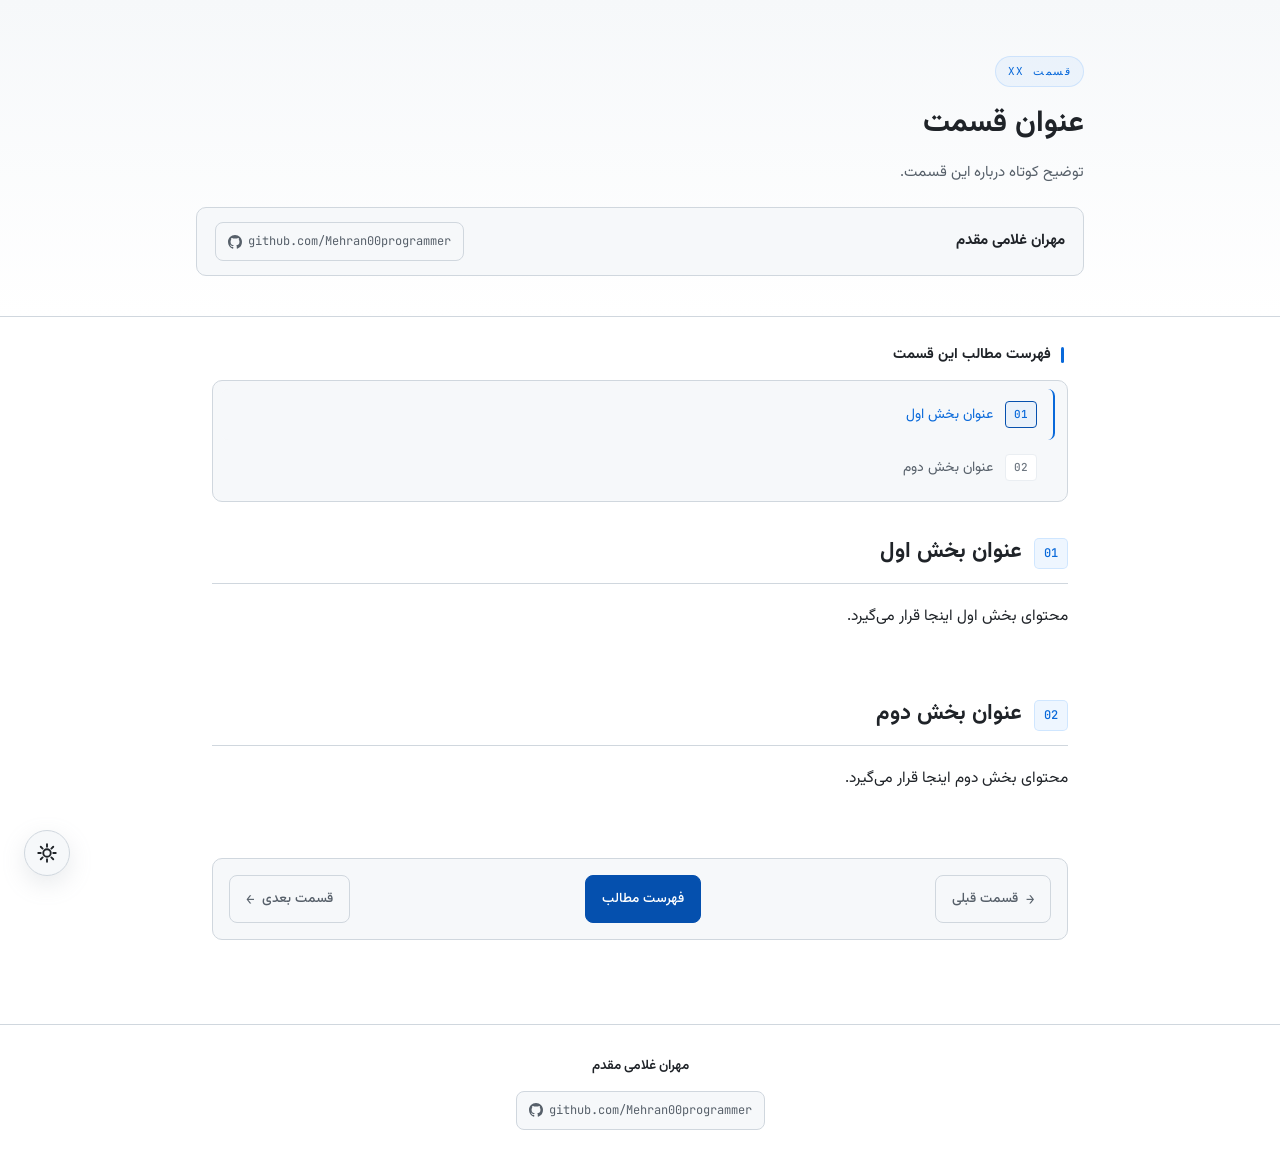
<file: part-template.html>
<!DOCTYPE html>
<html lang="fa" dir="rtl">
<head>
<meta charset="UTF-8">
<meta name="viewport" content="width=device-width, initial-scale=1.0, viewport-fit=cover">
<meta name="theme-color" content="#0d1117">
<meta name="description" content="قسمت XX آموزش ASP.NET Core — عنوان قسمت">
<meta name="author" content="مهران غلامی مقدم">
<title>قسمت XX — عنوان قسمت</title>
<link rel="icon" href="mehran-favicon.ico" sizes="any">
<link rel="canonical" href="https://mehran00programmer.github.io/ASP.NET-Core-Learning/part-XX.html">
<link rel="stylesheet" href="assets/style.css">
</head>
<body>

<div class="reading-progress">
  <div class="reading-progress-bar"></div>
</div>

<header class="doc-header">
  <div class="page">
    <div class="hero-badge">قسمت XX</div>
    <h1 class="doc-title">عنوان قسمت</h1>
    <p class="doc-subtitle">
      توضیح کوتاه درباره این قسمت.
    </p>

    <div class="author-card">
      <div class="author-name">مهران غلامی مقدم</div>
      <a class="author-link" href="https://github.com/Mehran00programmer" target="_blank" rel="noopener noreferrer" aria-label="گیت‌هاب مهران غلامی مقدم">
        <svg viewBox="0 0 16 16" fill="currentColor" aria-hidden="true">
          <path d="M8 0C3.58 0 0 3.58 0 8c0 3.54 2.29 6.53 5.47 7.59.4.07.55-.17.55-.38 0-.19-.01-.82-.01-1.49-2.01.37-2.53-.49-2.69-.94-.09-.23-.48-.94-.82-1.13-.28-.15-.68-.52-.01-.53.63-.01 1.08.58 1.23.82.72 1.21 1.87.87 2.33.66.07-.52.28-.87.51-1.07-1.78-.2-3.64-.89-3.64-3.95 0-.87.31-1.59.82-2.15-.08-.2-.36-1.02.08-2.12 0 0 .67-.21 2.2.82.64-.18 1.32-.27 2-.27.68 0 1.36.09 2 .27 1.53-1.04 2.2-.82 2.2-.82.44 1.1.16 1.92.08 2.12.51.56.82 1.27.82 2.15 0 3.07-1.87 3.75-3.65 3.95.29.25.54.73.54 1.48 0 1.07-.01 1.93-.01 2.2 0 .21.15.46.55.38A8.012 8.012 0 0 0 16 8c0-4.42-3.58-8-8-8z"/>
        </svg>
        github.com/Mehran00programmer
      </a>
    </div>
  </div>
</header>

<div class="page">

  <aside class="toc-wrap fade-in">
    <div class="toc-header">فهرست مطالب این قسمت</div>
    <ul class="toc-list">
      <li><a class="toc-link" href="#s1"><span class="num">01</span><span>عنوان بخش اول</span></a></li>
      <li><a class="toc-link" href="#s2"><span class="num">02</span><span>عنوان بخش دوم</span></a></li>
    </ul>
  </aside>

  <main>

    <section class="section fade-in" id="s1">
      <div class="section-head">
        <span class="section-num">01</span>
        <h2 class="section-title">عنوان بخش اول</h2>
      </div>
      <p>
        محتوای بخش اول اینجا قرار می‌گیرد.
      </p>
    </section>

    <section class="section fade-in" id="s2">
      <div class="section-head">
        <span class="section-num">02</span>
        <h2 class="section-title">عنوان بخش دوم</h2>
      </div>
      <p>
        محتوای بخش دوم اینجا قرار می‌گیرد.
      </p>
    </section>

    <nav class="part-nav">
      <a class="part-nav-btn" href="part-XX.html">
        <span class="arrow">&#8594;</span>
        قسمت قبلی
      </a>
      <a class="part-nav-btn home" href="index.html">
        فهرست مطالب
      </a>
      <a class="part-nav-btn" href="part-XX.html">
        قسمت بعدی
        <span class="arrow">&#8592;</span>
      </a>
    </nav>

  </main>
</div>

<footer class="doc-footer">
  <div class="footer-name">مهران غلامی مقدم</div>
  <a class="author-link" href="https://github.com/Mehran00programmer" target="_blank" rel="noopener noreferrer" aria-label="گیت‌هاب مهران غلامی مقدم">
    <svg viewBox="0 0 16 16" fill="currentColor" aria-hidden="true">
      <path d="M8 0C3.58 0 0 3.58 0 8c0 3.54 2.29 6.53 5.47 7.59.4.07.55-.17.55-.38 0-.19-.01-.82-.01-1.49-2.01.37-2.53-.49-2.69-.94-.09-.23-.48-.94-.82-1.13-.28-.15-.68-.52-.01-.53.63-.01 1.08.58 1.23.82.72 1.21 1.87.87 2.33.66.07-.52.28-.87.51-1.07-1.78-.2-3.64-.89-3.64-3.95 0-.87.31-1.59.82-2.15-.08-.2-.36-1.02.08-2.12 0 0 .67-.21 2.2.82.64-.18 1.32-.27 2-.27.68 0 1.36.09 2 .27 1.53-1.04 2.2-.82 2.2-.82.44 1.1.16 1.92.08 2.12.51.56.82 1.27.82 2.15 0 3.07-1.87 3.75-3.65 3.95.29.25.54.73.54 1.48 0 1.07-.01 1.93-.01 2.2 0 .21.15.46.55.38A8.012 8.012 0 0 0 16 8c0-4.42-3.58-8-8-8z"/>
    </svg>
    github.com/Mehran00programmer
  </a>
</footer>

<button class="back-to-top" type="button" aria-label="بازگشت به بالا">
  <svg viewBox="0 0 16 16" fill="none" stroke="currentColor" stroke-width="2" stroke-linecap="round" stroke-linejoin="round">
    <path d="M8 13V3"/>
    <polyline points="3 8 8 3 13 8"/>
  </svg>
</button>

<button class="theme-toggle" type="button" aria-label="تغییر تم">
  <svg class="icon-moon" viewBox="0 0 16 16" fill="none" stroke="currentColor" stroke-width="1.5" stroke-linecap="round" stroke-linejoin="round">
    <path d="M14 9.5A6 6 0 0 1 6.5 2 6 6 0 1 0 14 9.5z"/>
  </svg>
  <svg class="icon-sun" viewBox="0 0 16 16" fill="none" stroke="currentColor" stroke-width="1.5" stroke-linecap="round" stroke-linejoin="round">
    <circle cx="8" cy="8" r="3"/>
    <path d="M8 1v2M8 13v2M1 8h2M13 8h2M3 3l1.5 1.5M11.5 11.5L13 13M13 3l-1.5 1.5M4.5 11.5L3 13"/>
  </svg>
</button>

<script src="assets/app.js"></script>

</body>
</html>
</file>
<file: assets/style.css>
@import url('https://fonts.googleapis.com/css2?family=Vazirmatn:wght@300;400;500;600;700&family=JetBrains+Mono:wght@400;500&display=swap');

:root {
  --bg:          #0d1117;
  --bg-alt:      #161b22;
  --surface:     #1c2128;
  --surface-2:   #21262d;
  --border:      #30363d;
  --border-soft: #21262d;
  --text:        #c9d1d9;
  --text-dim:    #8b949e;
  --text-mute:   #6e7681;
  --heading:     #e6edf3;
  --accent:      #58a6ff;
  --accent-dim:  #1f6feb;
  --green:       #3fb950;
  --yellow:      #d29922;
  --red:         #f85149;
  --code-bg:     #0b0f14;
  --shadow:      0 8px 24px rgba(0, 0, 0, 0.35);
  --diag-box-1:  #161b22;
  --diag-box-2:  #0d1117;
  --mono:        'JetBrains Mono', 'Consolas', 'Courier New', monospace;
  --sans:        'Vazirmatn', Tahoma, sans-serif;
}

[data-theme="light"] {
  --bg:          #ffffff;
  --bg-alt:      #f6f8fa;
  --surface:     #f6f8fa;
  --surface-2:   #eaeef2;
  --border:      #d0d7de;
  --border-soft: #eaeef2;
  --text:        #1f2328;
  --text-dim:    #57606a;
  --text-mute:   #6e7781;
  --heading:     #1f2328;
  --accent:      #0969da;
  --accent-dim:  #0550ae;
  --green:       #1a7f37;
  --yellow:      #9a6700;
  --red:         #cf222e;
  --code-bg:     #f6f8fa;
  --shadow:      0 8px 24px rgba(140, 149, 159, 0.2);
  --diag-box-1:  #f6f8fa;
  --diag-box-2:  #eaeef2;
}

* { margin: 0; padding: 0; box-sizing: border-box; }

html {
  scroll-behavior: smooth;
  scroll-padding-top: 20px;
  -webkit-text-size-adjust: 100%;
  text-size-adjust: 100%;
}

body {
  font-family: var(--sans);
  background: var(--bg);
  color: var(--text);
  line-height: 1.9;
  font-size: 15px;
  font-weight: 400;
  -webkit-font-smoothing: antialiased;
  -moz-osx-font-smoothing: grayscale;
  overflow-x: hidden;
  word-wrap: break-word;
  overflow-wrap: break-word;
  transition: background .3s ease, color .3s ease;
}

code, .en, kbd, samp {
  font-family: var(--mono);
  direction: ltr;
  unicode-bidi: isolate;
  display: inline;
  white-space: nowrap;
  font-size: 0.85em;
  padding: 1px 6px;
  background: var(--surface);
  border: 1px solid var(--border-soft);
  color: var(--accent);
  border-radius: 4px;
  line-height: 1.6;
}

bdi {
  direction: ltr;
  unicode-bidi: isolate;
  display: inline-block;
  color: inherit;
}

.ltr-plain {
  font-family: var(--mono);
  direction: ltr;
  unicode-bidi: isolate;
  display: inline-block;
  color: inherit;
}

pre, .code-block {
  direction: ltr;
  text-align: left;
  unicode-bidi: isolate;
}

.page {
  max-width: 880px;
  margin: 0 auto;
  padding: 0 16px;
}

.reading-progress {
  position: fixed;
  top: 0;
  right: 0;
  left: 0;
  height: 3px;
  background: transparent;
  z-index: 1000;
  pointer-events: none;
}
.reading-progress-bar {
  height: 100%;
  width: 0;
  background: linear-gradient(90deg, var(--accent-dim), var(--accent));
  transition: width .1s linear;
  box-shadow: 0 0 8px rgba(88, 166, 255, 0.5);
}

.back-to-top {
  position: fixed;
  bottom: 24px;
  left: 24px;
  width: 46px;
  height: 46px;
  border-radius: 50%;
  background: var(--accent-dim);
  color: #fff;
  border: none;
  cursor: pointer;
  display: flex;
  align-items: center;
  justify-content: center;
  box-shadow: var(--shadow);
  z-index: 900;
  opacity: 0;
  visibility: hidden;
  transform: translateY(20px);
  transition: opacity .25s ease, visibility .25s ease, transform .25s ease, background .15s ease;
}
.back-to-top.visible {
  opacity: 1;
  visibility: visible;
  transform: translateY(0);
}
.back-to-top:hover {
  background: var(--accent);
  transform: translateY(-3px);
}
.back-to-top svg {
  width: 20px;
  height: 20px;
}

.theme-toggle {
  position: fixed;
  bottom: 24px;
  left: 82px;
  width: 46px;
  height: 46px;
  border-radius: 50%;
  background: var(--surface);
  color: var(--text);
  border: 1px solid var(--border);
  cursor: pointer;
  display: flex;
  align-items: center;
  justify-content: center;
  box-shadow: var(--shadow);
  z-index: 900;
  transition: background .15s ease, border-color .15s ease, transform .15s ease, left .3s ease;
}
.theme-toggle.alone {
  left: 24px;
}
.theme-toggle:hover {
  border-color: var(--accent-dim);
  transform: translateY(-3px);
}
.theme-toggle svg {
  width: 20px;
  height: 20px;
}
.theme-toggle .icon-sun { display: none; }
.theme-toggle .icon-moon { display: block; }
[data-theme="light"] .theme-toggle .icon-sun { display: block; }
[data-theme="light"] .theme-toggle .icon-moon { display: none; }

.doc-header {
  background: linear-gradient(180deg, var(--bg-alt) 0%, var(--bg) 100%);
  border-bottom: 1px solid var(--border);
  padding: 32px 0 28px;
}
.doc-header .page { padding: 0 16px; }

.doc-title {
  font-size: 22px;
  font-weight: 700;
  color: var(--heading);
  line-height: 1.55;
  margin-bottom: 12px;
}
.doc-subtitle {
  font-size: 14px;
  color: var(--text-dim);
  line-height: 1.85;
  margin-bottom: 20px;
}

.author-card {
  display: flex;
  flex-wrap: wrap;
  align-items: center;
  justify-content: space-between;
  gap: 14px;
  background: var(--surface);
  border: 1px solid var(--border);
  border-radius: 10px;
  padding: 14px 18px;
}
.author-name {
  font-size: 15px;
  font-weight: 700;
  color: var(--heading);
  line-height: 1.5;
}
.author-link {
  display: inline-flex;
  align-items: center;
  gap: 6px;
  background: var(--bg-alt);
  border: 1px solid var(--border);
  color: var(--text-dim);
  padding: 7px 12px;
  border-radius: 8px;
  font-family: var(--mono);
  font-size: 12px;
  text-decoration: none;
  direction: ltr;
  transition: border-color .15s ease, color .15s ease;
  flex-shrink: 0;
}
.author-link:hover {
  border-color: var(--accent-dim);
  color: var(--accent);
}
.author-link svg { width: 14px; height: 14px; flex-shrink: 0; }

.hero {
  padding: 40px 0 32px;
  text-align: center;
  border-bottom: 1px solid var(--border);
  background: linear-gradient(180deg, var(--bg-alt) 0%, var(--bg) 100%);
}
.hero-badge {
  display: inline-block;
  font-family: var(--mono);
  font-size: 11px;
  color: var(--accent);
  letter-spacing: 1.5px;
  background: rgba(88, 166, 255, 0.08);
  border: 1px solid rgba(88, 166, 255, 0.2);
  padding: 4px 12px;
  border-radius: 20px;
  margin-bottom: 14px;
}
.hero-title {
  font-size: 24px;
  font-weight: 700;
  color: var(--heading);
  line-height: 1.5;
  margin-bottom: 12px;
}
.hero-desc {
  font-size: 14px;
  color: var(--text-dim);
  line-height: 1.85;
  max-width: 560px;
  margin: 0 auto 20px;
}

.toc-wrap {
  margin: 24px 0 32px;
}
.toc-header {
  display: flex;
  align-items: center;
  gap: 10px;
  font-size: 14.5px;
  font-weight: 700;
  color: var(--heading);
  margin-bottom: 12px;
  padding: 0 4px;
}
.toc-header::before {
  content: '';
  width: 3px;
  height: 16px;
  background: var(--accent);
  border-radius: 2px;
}
.toc-list {
  list-style: none;
  background: var(--bg-alt);
  border: 1px solid var(--border);
  border-radius: 10px;
  padding: 8px;
  margin: 0;
  display: grid;
  grid-template-columns: 1fr;
  gap: 2px;
}
.toc-list li { margin: 0; }

.toc-link {
  display: flex;
  align-items: center;
  gap: 12px;
  padding: 11px 14px;
  color: var(--text-dim);
  text-decoration: none;
  border-radius: 7px;
  font-size: 13.5px;
  transition: background .15s ease, color .15s ease;
  border-right: 2px solid transparent;
  cursor: pointer;
}
.toc-link:hover,
.toc-link:focus {
  background: var(--surface);
  color: var(--heading);
  border-right-color: var(--accent);
  outline: none;
}
.toc-link.active {
  background: var(--surface);
  color: var(--accent);
  border-right-color: var(--accent);
}
.toc-link .num {
  font-family: var(--mono);
  font-size: 11px;
  color: var(--text-mute);
  background: var(--bg);
  padding: 2px 8px;
  border-radius: 4px;
  border: 1px solid var(--border-soft);
  flex-shrink: 0;
  direction: ltr;
  font-weight: 500;
}
.toc-link.active .num {
  color: var(--accent);
  border-color: var(--accent-dim);
  background: rgba(88, 166, 255, 0.08);
}

main { padding-bottom: 60px; min-width: 0; }

.section {
  margin-bottom: 48px;
  scroll-margin-top: 20px;
}

.section-head {
  display: flex;
  align-items: flex-start;
  gap: 12px;
  margin-bottom: 18px;
  padding-bottom: 14px;
  border-bottom: 1px solid var(--border);
}
.section-num {
  font-family: var(--mono);
  font-size: 12px;
  font-weight: 500;
  color: var(--accent);
  background: rgba(88, 166, 255, 0.1);
  border: 1px solid rgba(88, 166, 255, 0.2);
  padding: 3px 9px;
  border-radius: 5px;
  flex-shrink: 0;
  direction: ltr;
  margin-top: 4px;
}
.section-title {
  font-size: 19px;
  font-weight: 700;
  color: var(--heading);
  line-height: 1.6;
  flex: 1;
  min-width: 0;
}

h3 {
  font-size: 16px;
  font-weight: 600;
  color: var(--heading);
  margin: 26px 0 10px;
  padding-right: 10px;
  border-right: 2px solid var(--accent-dim);
}
h4 {
  font-size: 14.5px;
  font-weight: 600;
  color: var(--text);
  margin: 18px 0 8px;
}

p { margin-bottom: 14px; color: var(--text); }
strong { color: var(--heading); font-weight: 600; }
em { color: var(--text-dim); font-style: normal; }

ul, ol {
  margin: 10px 22px 16px 0;
  padding: 0;
}
li { margin-bottom: 8px; padding-right: 4px; }
li::marker { color: var(--accent-dim); }
li strong { color: var(--heading); }

.callout {
  border-radius: 8px;
  padding: 14px 16px;
  margin: 16px 0;
  font-size: 14px;
  background: var(--surface);
  border-right: 3px solid var(--accent);
  border-top: 1px solid var(--border-soft);
  border-bottom: 1px solid var(--border-soft);
  border-left: 1px solid var(--border-soft);
}
.callout-label {
  font-size: 12px;
  font-weight: 700;
  letter-spacing: 0.5px;
  color: var(--accent);
  display: block;
  margin-bottom: 6px;
}
.callout p:last-child { margin-bottom: 0; }
.callout.note  { border-right-color: var(--accent); }
.callout.note  .callout-label { color: var(--accent); }
.callout.warn  { border-right-color: var(--yellow); }
.callout.warn  .callout-label { color: var(--yellow); }
.callout.key   { border-right-color: var(--green); }
.callout.key   .callout-label { color: var(--green); }

.table-wrap {
  margin: 16px 0;
  border: 1px solid var(--border);
  border-radius: 8px;
  overflow-x: auto;
  -webkit-overflow-scrolling: touch;
}
table {
  width: 100%;
  border-collapse: collapse;
  font-size: 13.5px;
}
th {
  background: var(--bg-alt);
  color: var(--heading);
  padding: 12px 14px;
  text-align: right;
  font-weight: 600;
  font-size: 13px;
  border-bottom: 1px solid var(--border);
  white-space: nowrap;
}
td {
  padding: 12px 14px;
  border-bottom: 1px solid var(--border-soft);
  color: var(--text-dim);
  vertical-align: top;
  line-height: 1.75;
}
tr:last-child td { border-bottom: none; }
td strong { color: var(--text); }
td code { font-size: 12px; }

td.cell-ltr {
  text-align: left;
  direction: ltr;
  font-family: var(--mono);
  font-size: 13px;
  color: var(--text);
}

.flow {
  list-style: none;
  margin: 18px 0;
  padding: 0;
  counter-reset: step;
  position: relative;
}
.flow::before {
  content: '';
  position: absolute;
  top: 14px;
  bottom: 14px;
  right: 15px;
  width: 1px;
  background: var(--border);
}
.flow li {
  counter-increment: step;
  position: relative;
  padding-right: 46px;
  padding-bottom: 22px;
  margin: 0;
}
.flow li:last-child { padding-bottom: 0; }
.flow li::before {
  content: counter(step);
  position: absolute;
  right: 0;
  top: 0;
  width: 30px; height: 30px;
  background: var(--bg);
  border: 1px solid var(--border);
  border-radius: 50%;
  font-family: var(--mono);
  font-size: 12px;
  color: var(--accent);
  display: flex;
  align-items: center;
  justify-content: center;
  z-index: 1;
  direction: ltr;
}
.flow li strong {
  display: block;
  color: var(--heading);
  margin-bottom: 3px;
  font-size: 14.5px;
  line-height: 1.7;
}
.flow li span {
  font-size: 13.5px;
  color: var(--text-dim);
  line-height: 1.8;
}

.diagram {
  margin: 20px 0;
  background: var(--bg-alt);
  border: 1px solid var(--border);
  border-radius: 10px;
  padding: 20px 12px;
  overflow: hidden;
}
.diagram svg {
  display: block;
  width: 100%;
  height: auto;
  max-width: 100%;
}
.diagram-caption {
  font-size: 12.5px;
  color: var(--text-mute);
  text-align: center;
  margin-top: 14px;
  line-height: 1.7;
}

.diagram svg text[fill="#e6edf3"] { fill: var(--heading); }
.diagram svg text[fill="#8b949e"] { fill: var(--text-dim); }
.diagram svg text[fill="#6e7681"] { fill: var(--text-mute); }
.diagram svg text[fill="#58a6ff"] { fill: var(--accent); }
.diagram svg text[fill="#3fb950"] { fill: var(--green); }
.diagram svg text[fill="#d29922"] { fill: var(--yellow); }
.diagram svg text[fill="#f85149"] { fill: var(--red); }
.diagram svg text[fill="#30363d"] { fill: var(--border); }

.diagram svg rect[fill="#161b22"] { fill: var(--diag-box-1); }
.diagram svg rect[fill="#0d1117"] { fill: var(--diag-box-2); }
.diagram svg rect[fill*="rgba(88,166,255"] { fill: var(--accent); fill-opacity: 0.12; }
.diagram svg rect[fill*="rgba(63,185,80"] { fill: var(--green); fill-opacity: 0.12; }
.diagram svg rect[fill*="rgba(210,153,34"] { fill: var(--yellow); fill-opacity: 0.12; }
.diagram svg rect[fill*="rgba(248,81,73"] { fill: var(--red); fill-opacity: 0.12; }
.diagram svg rect[fill*="rgba(139,148,158"] { fill: var(--text-mute); fill-opacity: 0.12; }

.diagram svg rect[stroke="#58a6ff"] { stroke: var(--accent); }
.diagram svg rect[stroke="#3fb950"] { stroke: var(--green); }
.diagram svg rect[stroke="#d29922"] { stroke: var(--yellow); }
.diagram svg rect[stroke="#f85149"] { stroke: var(--red); }
.diagram svg rect[stroke="#6e7681"] { stroke: var(--text-mute); }

.diagram svg line[stroke="#58a6ff"] { stroke: var(--accent); }
.diagram svg line[stroke="#3fb950"] { stroke: var(--green); }
.diagram svg line[stroke="#d29922"] { stroke: var(--yellow); }
.diagram svg line[stroke="#30363d"] { stroke: var(--border); }

.diagram svg circle[fill="#58a6ff"] { fill: var(--accent); }
.diagram svg circle[fill="#3fb950"] { fill: var(--green); }

.diagram svg marker polygon[fill="#58a6ff"] { fill: var(--accent); }
.diagram svg marker polygon[fill="#3fb950"] { fill: var(--green); }
.diagram svg marker polygon[fill="#d29922"] { fill: var(--yellow); }

.ft-tree {
  background: var(--code-bg);
  border: 1px solid var(--border);
  border-radius: 10px;
  padding: 14px 16px;
  margin: 18px 0;
  font-family: var(--mono);
  direction: ltr;
  text-align: left;
  overflow-x: auto;
  -webkit-overflow-scrolling: touch;
}
.ft-tree ul { list-style: none; margin: 0; padding: 0; }
.ft-tree > ul { padding-left: 0; }
.ft-tree ul ul { padding-left: 22px; }
.ft-tree li { position: relative; margin: 0; padding: 0; }
.ft-tree ul ul > li::before {
  content: '';
  position: absolute;
  top: 0;
  left: -11px;
  width: 1px;
  height: 100%;
  background: var(--border);
}
.ft-tree ul ul > li:last-child::before { height: 20px; }
.ft-tree ul ul > li::after {
  content: '';
  position: absolute;
  top: 20px;
  left: -11px;
  width: 11px;
  height: 1px;
  background: var(--border);
}
.ft-node {
  display: flex;
  align-items: center;
  gap: 8px;
  height: 40px;
  padding: 0 10px;
  border-radius: 6px;
  color: var(--text);
  line-height: 1;
  transition: background .15s ease;
}
.ft-node:hover { background: rgba(88, 166, 255, 0.05); }
.ft-ico {
  flex-shrink: 0;
  width: 15px;
  height: 15px;
}
.ft-dir .ft-ico { color: var(--accent); }
.ft-file .ft-ico { color: var(--text-dim); }
.ft-name {
  font-family: var(--mono);
  font-size: 13px;
  white-space: nowrap;
  direction: ltr;
  unicode-bidi: isolate;
  display: inline-block;
}
.ft-dir .ft-name { color: var(--heading); font-weight: 500; }
.ft-file .ft-name { color: var(--text); }
.ft-cmt {
  margin-left: auto;
  font-family: var(--sans);
  font-size: 11.5px;
  color: var(--text-mute);
  background: rgba(110, 118, 129, 0.1);
  border: 1px solid rgba(110, 118, 129, 0.15);
  padding: 2px 8px;
  border-radius: 4px;
  white-space: nowrap;
  flex-shrink: 0;
  line-height: 1.6;
}
.ft-note {
  color: var(--text-mute);
  font-family: var(--sans);
  font-size: 12px;
  font-style: italic;
  padding-left: 10px;
}
.ft-note::before {
  content: '// ';
  color: var(--text-mute);
  direction: ltr;
  unicode-bidi: isolate;
}

.code-block {
  position: relative;
  background: var(--code-bg);
  border: 1px solid var(--border);
  border-radius: 8px;
  margin: 16px 0;
  overflow: hidden;
  direction: ltr;
  text-align: left;
}
.code-block-header {
  display: flex;
  align-items: center;
  justify-content: space-between;
  background: var(--bg-alt);
  padding: 8px 14px;
  border-bottom: 1px solid var(--border);
}
.code-block-lang {
  font-family: var(--mono);
  font-size: 11.5px;
  color: var(--text-mute);
  text-transform: uppercase;
  letter-spacing: 0.5px;
}
.code-copy {
  display: inline-flex;
  align-items: center;
  gap: 5px;
  background: var(--surface);
  border: 1px solid var(--border);
  color: var(--text-dim);
  padding: 4px 10px;
  border-radius: 6px;
  font-family: var(--sans);
  font-size: 11.5px;
  cursor: pointer;
  transition: all .15s ease;
}
.code-copy:hover {
  border-color: var(--accent-dim);
  color: var(--accent);
}
.code-copy.copied {
  border-color: var(--green);
  color: var(--green);
}
.code-copy svg {
  width: 12px;
  height: 12px;
}
.code-block pre {
  padding: 14px 16px;
  font-family: var(--mono);
  font-size: 13px;
  line-height: 1.75;
  color: var(--text);
  overflow-x: auto;
  margin: 0;
}
.code-block pre .kw { color: #ff7b72; }
.code-block pre .cls { color: #ffa657; }
.code-block pre .str { color: #a5d6ff; }
.code-block pre .cmt { color: var(--text-mute); font-style: italic; }

.part-nav {
  display: flex;
  align-items: center;
  justify-content: space-between;
  gap: 12px;
  margin: 32px 0 24px;
  padding: 16px;
  background: var(--bg-alt);
  border: 1px solid var(--border);
  border-radius: 10px;
  flex-wrap: wrap;
}
.part-nav-btn {
  display: inline-flex;
  align-items: center;
  gap: 8px;
  padding: 10px 16px;
  background: var(--surface);
  border: 1px solid var(--border);
  color: var(--text-dim);
  text-decoration: none;
  border-radius: 8px;
  font-size: 13.5px;
  font-weight: 500;
  transition: all .15s ease;
  flex-shrink: 0;
  min-width: 110px;
  justify-content: center;
  cursor: pointer;
  font-family: var(--sans);
}
.part-nav-btn:hover {
  border-color: var(--accent-dim);
  color: var(--accent);
  background: var(--surface-2);
}
.part-nav-btn.home {
  background: var(--accent-dim);
  color: #fff;
  border-color: var(--accent-dim);
}
.part-nav-btn.home:hover {
  background: var(--accent);
  color: var(--bg);
  border-color: var(--accent);
}
.part-nav-btn.disabled {
  opacity: 0.35;
  cursor: not-allowed;
  pointer-events: none;
}
.part-nav-btn .arrow {
  font-family: var(--mono);
  font-size: 14px;
}

.parts-list {
  padding: 32px 0 60px;
}
.parts-list-header {
  display: flex;
  align-items: center;
  justify-content: space-between;
  gap: 12px;
  margin-bottom: 20px;
  flex-wrap: wrap;
}
.parts-list-title {
  font-size: 18px;
  font-weight: 700;
  color: var(--heading);
  display: flex;
  align-items: center;
  gap: 10px;
}
.parts-list-title::before {
  content: '';
  width: 3px;
  height: 18px;
  background: var(--accent);
  border-radius: 2px;
}
.parts-list-count {
  font-family: var(--mono);
  font-size: 12px;
  color: var(--text-mute);
  background: var(--surface);
  border: 1px solid var(--border);
  padding: 4px 10px;
  border-radius: 6px;
}

.parts-grid {
  display: grid;
  grid-template-columns: 1fr;
  gap: 10px;
}

.part-card {
  display: flex;
  align-items: center;
  gap: 14px;
  padding: 16px 18px;
  background: var(--bg-alt);
  border: 1px solid var(--border);
  border-radius: 10px;
  text-decoration: none;
  color: inherit;
  transition: all .18s ease;
  position: relative;
}
.part-card.ready:hover {
  border-color: var(--accent-dim);
  transform: translateY(-2px);
  box-shadow: 0 4px 12px rgba(88, 166, 255, 0.08);
}
.part-card.hidden { display: none; }

.part-card-num {
  flex-shrink: 0;
  width: 44px;
  height: 44px;
  border-radius: 10px;
  background: var(--surface);
  border: 1px solid var(--border);
  display: flex;
  align-items: center;
  justify-content: center;
  font-family: var(--mono);
  font-size: 15px;
  font-weight: 600;
  color: var(--text-mute);
  direction: ltr;
}
.part-card.ready .part-card-num {
  background: linear-gradient(135deg, var(--accent-dim), var(--accent));
  color: #fff;
  border-color: transparent;
}

.part-card-body {
  flex: 1;
  min-width: 0;
}
.part-card-title {
  font-size: 14.5px;
  font-weight: 600;
  color: var(--heading);
  line-height: 1.5;
  margin-bottom: 3px;
}
.part-card-desc {
  font-size: 12.5px;
  color: var(--text-mute);
  line-height: 1.6;
}
.part-card.locked .part-card-title { color: var(--text-dim); }

.error-page {
  min-height: 100vh;
  display: flex;
  align-items: center;
  justify-content: center;
  padding: 40px 20px;
  text-align: center;
}
.error-content { max-width: 420px; }
.error-code {
  font-family: var(--mono);
  font-size: 72px;
  font-weight: 700;
  color: var(--accent-dim);
  line-height: 1;
  margin-bottom: 16px;
  letter-spacing: 4px;
}
.error-title {
  font-size: 20px;
  font-weight: 700;
  color: var(--heading);
  margin-bottom: 12px;
}
.error-desc {
  font-size: 14px;
  color: var(--text-dim);
  line-height: 1.8;
  margin-bottom: 24px;
}
.error-link {
  display: inline-flex;
  align-items: center;
  gap: 8px;
  background: var(--accent-dim);
  color: #fff;
  text-decoration: none;
  padding: 11px 22px;
  border-radius: 8px;
  font-size: 14px;
  font-weight: 600;
  transition: background .15s ease;
}
.error-link:hover { background: var(--accent); color: var(--bg); }

.doc-footer {
  border-top: 1px solid var(--border);
  padding: 28px 16px;
  text-align: center;
  font-size: 12.5px;
  color: var(--text-mute);
  line-height: 1.9;
}
.footer-name {
  color: var(--heading);
  font-weight: 600;
  font-size: 13.5px;
  margin-bottom: 12px;
}

.fade-in {
  opacity: 0;
  transform: translateY(20px);
  transition: opacity .6s ease, transform .6s ease;
}
.fade-in.visible {
  opacity: 1;
  transform: translateY(0);
}

@media (min-width: 640px) {
  body { font-size: 15.5px; }
  .page { padding: 0 24px; max-width: 900px; }
  .doc-header { padding: 44px 0 32px; }
  .doc-title { font-size: 26px; }
  .doc-subtitle { font-size: 14.5px; }
  .section-title { font-size: 21px; }
  .section { margin-bottom: 56px; }
  .hero { padding: 56px 0 44px; }
  .hero-title { font-size: 30px; }
  .hero-desc { font-size: 15px; }
  .parts-grid { grid-template-columns: 1fr 1fr; }
  .parts-list { padding: 40px 0 72px; }
}

@media (min-width: 960px) {
  .page { padding: 0 32px; max-width: 920px; }
  .doc-header { padding: 56px 0 40px; }
  .doc-title { font-size: 30px; }
  .doc-subtitle { font-size: 15px; }
  .section-title { font-size: 22px; }
  h3 { font-size: 17px; }
  .toc-link { padding: 12px 16px; font-size: 14px; }
  .section { margin-bottom: 64px; }
  .hero-title { font-size: 34px; }
}

@media (max-width: 480px) {
  .author-card {
    padding: 12px 14px;
    flex-direction: column;
    align-items: center;
    justify-content: center;
    text-align: center;
  }
  .author-name { font-size: 14px; }
  .author-link { justify-content: center; font-size: 11.5px; }

  .part-nav { padding: 12px; }
  .part-nav-btn { padding: 9px 12px; font-size: 12.5px; min-width: 90px; }

  .part-card { padding: 13px 14px; gap: 10px; }
  .part-card-num { width: 38px; height: 38px; font-size: 13px; }
  .part-card-title { font-size: 13.5px; }
  .part-card-desc { font-size: 11.5px; }

  .back-to-top { bottom: 18px; left: 18px; width: 42px; height: 42px; }
  .theme-toggle { bottom: 18px; left: 68px; width: 42px; height: 42px; }
  .theme-toggle.alone { left: 18px; }

  .ft-tree { padding: 12px 10px; }
  .ft-tree ul ul { padding-left: 16px; }
  .ft-tree ul ul > li::before { left: -8px; }
  .ft-tree ul ul > li:last-child::before { height: 18px; }
  .ft-tree ul ul > li::after { left: -8px; width: 8px; top: 18px; }
  .ft-node { height: 36px; padding: 0 6px; gap: 6px; }
  .ft-name { font-size: 12px; }
  .ft-cmt { display: none; }
  .ft-ico { width: 14px; height: 14px; }
}

@media (prefers-reduced-motion: reduce) {
  html { scroll-behavior: auto; }
  * { transition: none !important; animation: none !important; }
  .fade-in { opacity: 1; transform: none; }
  }
</file>
